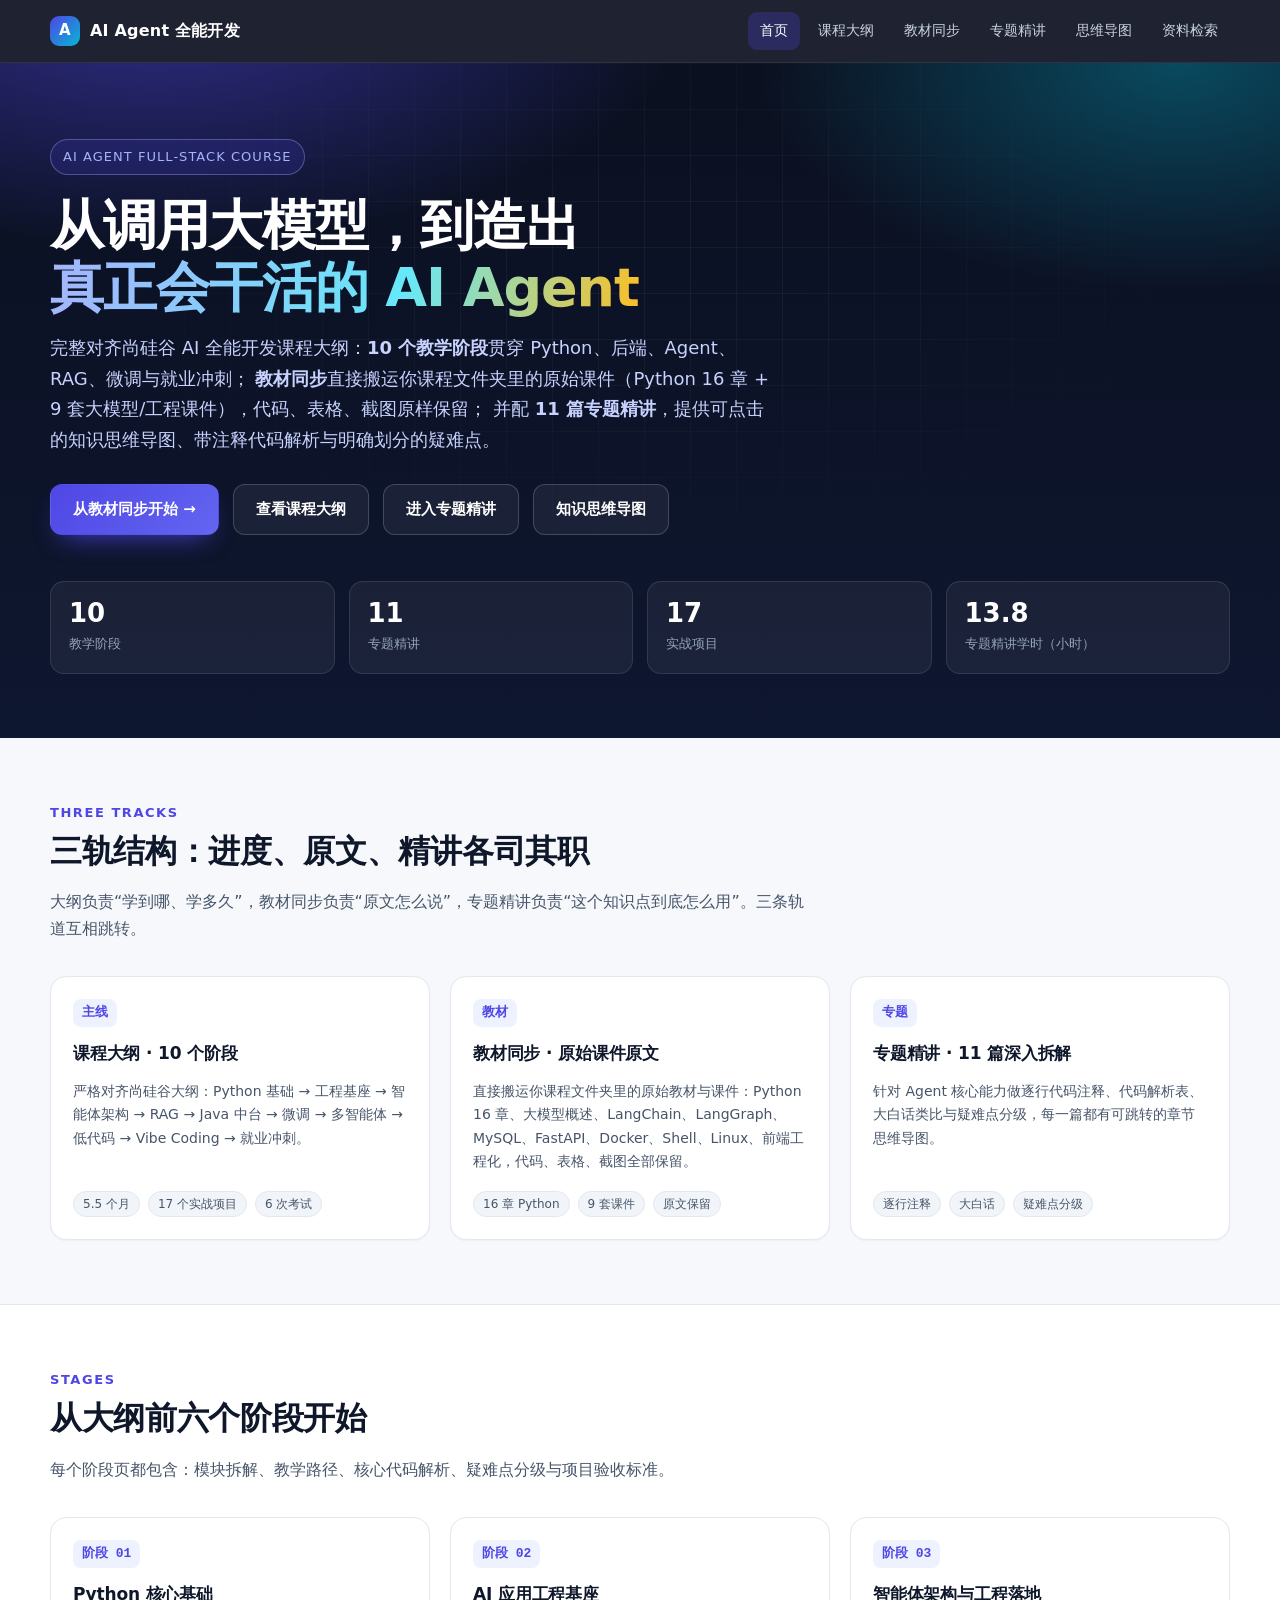
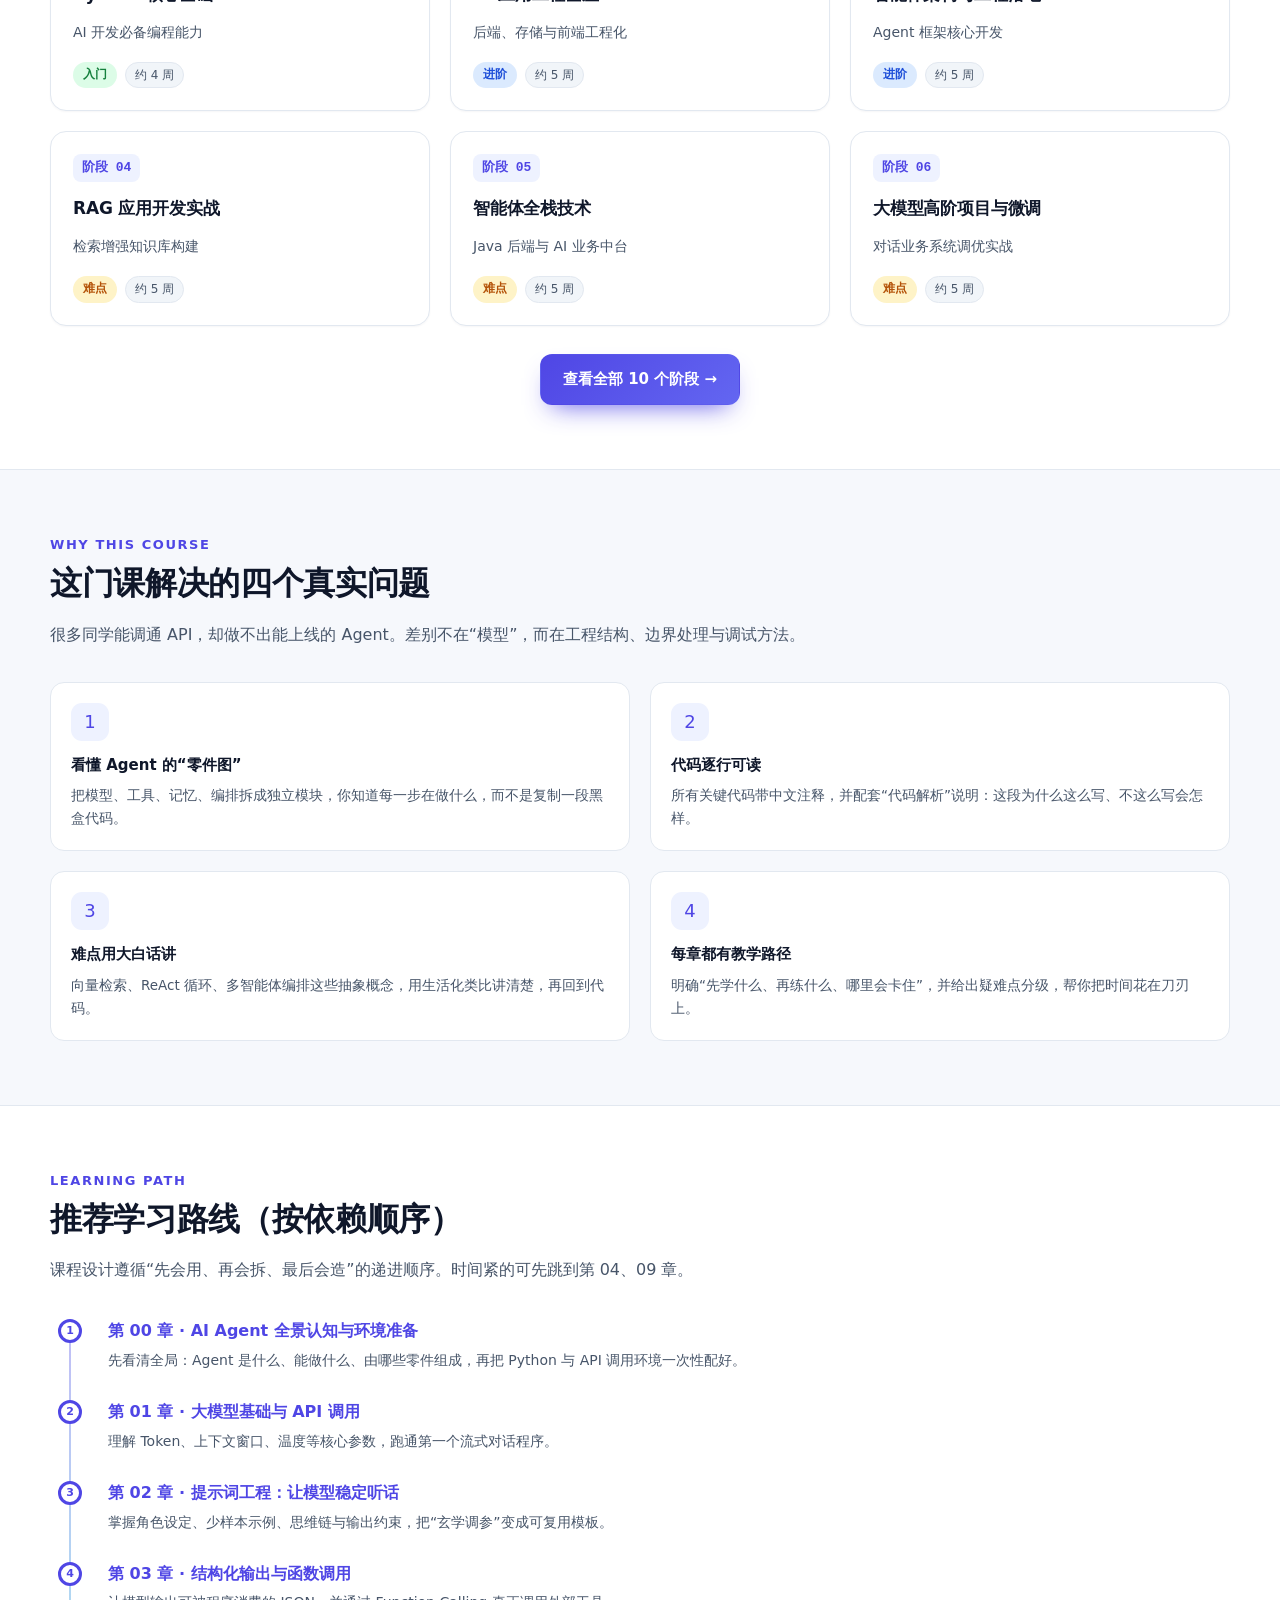
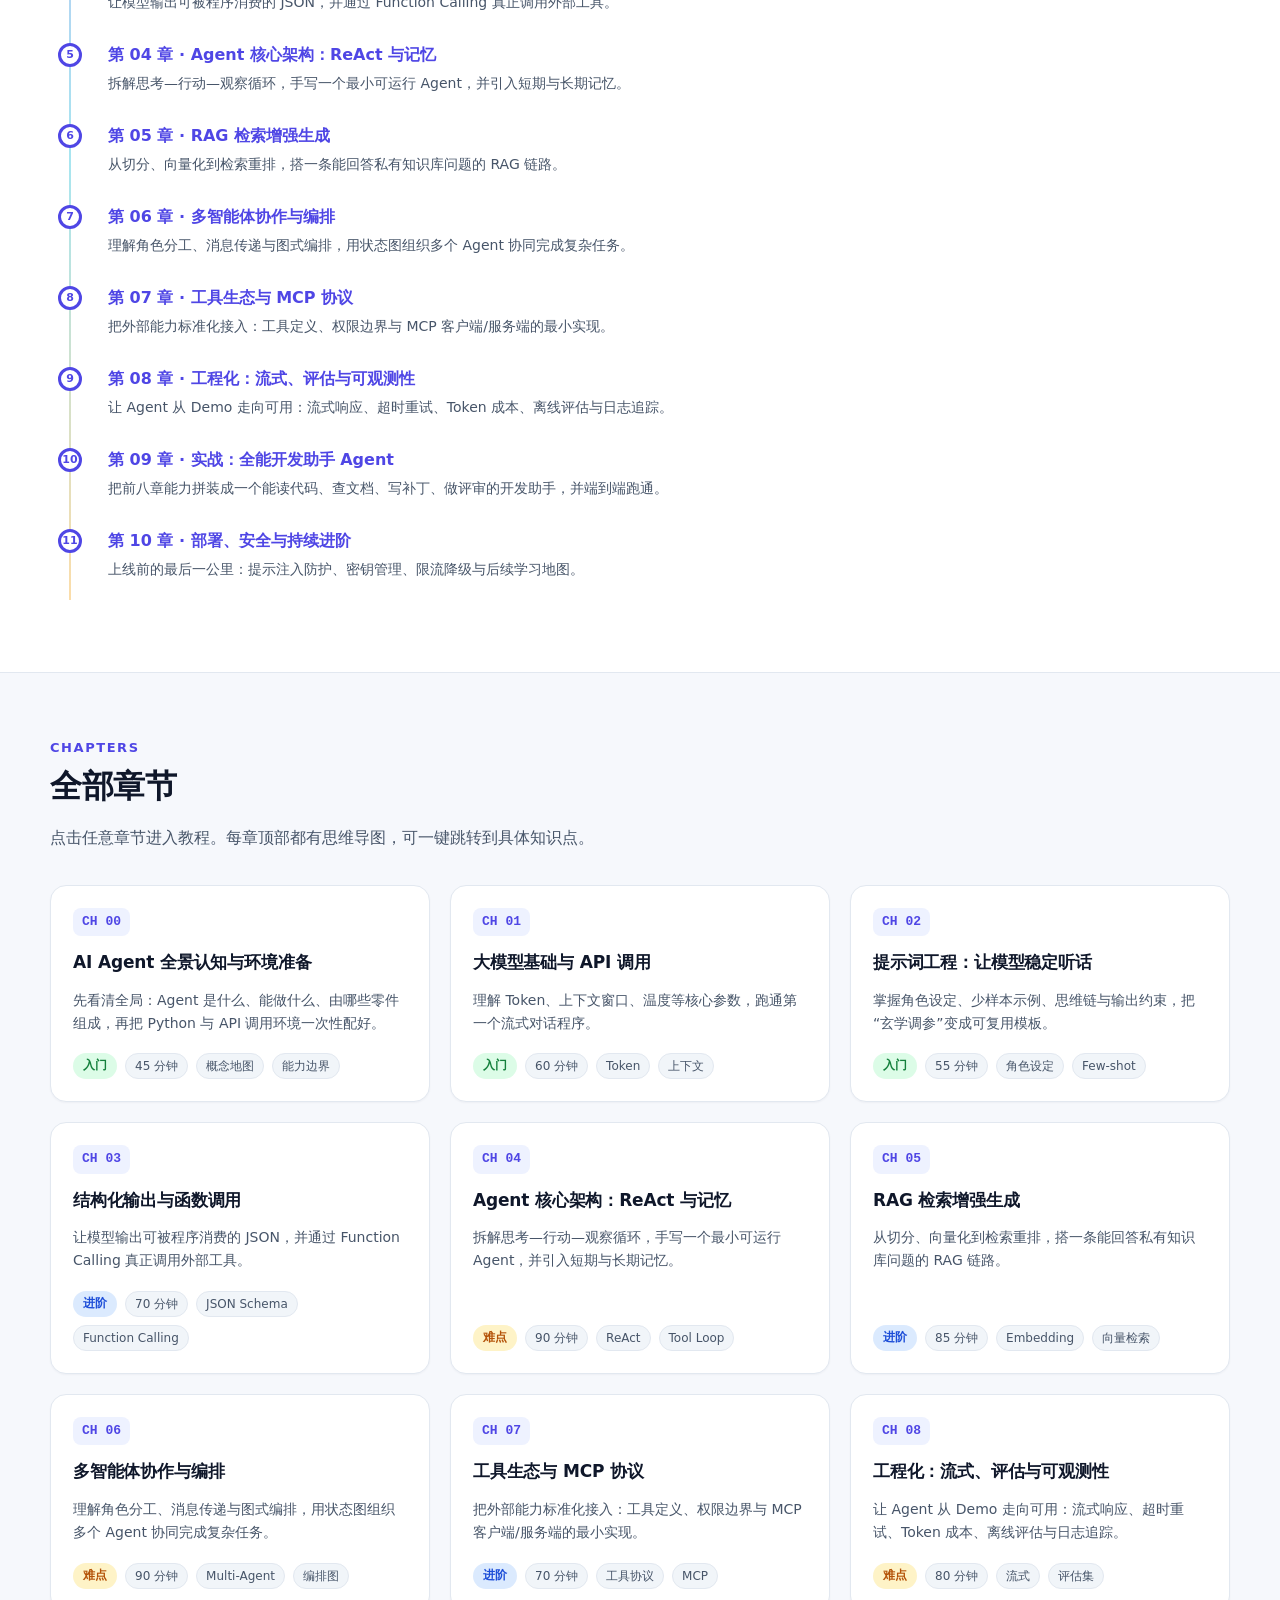
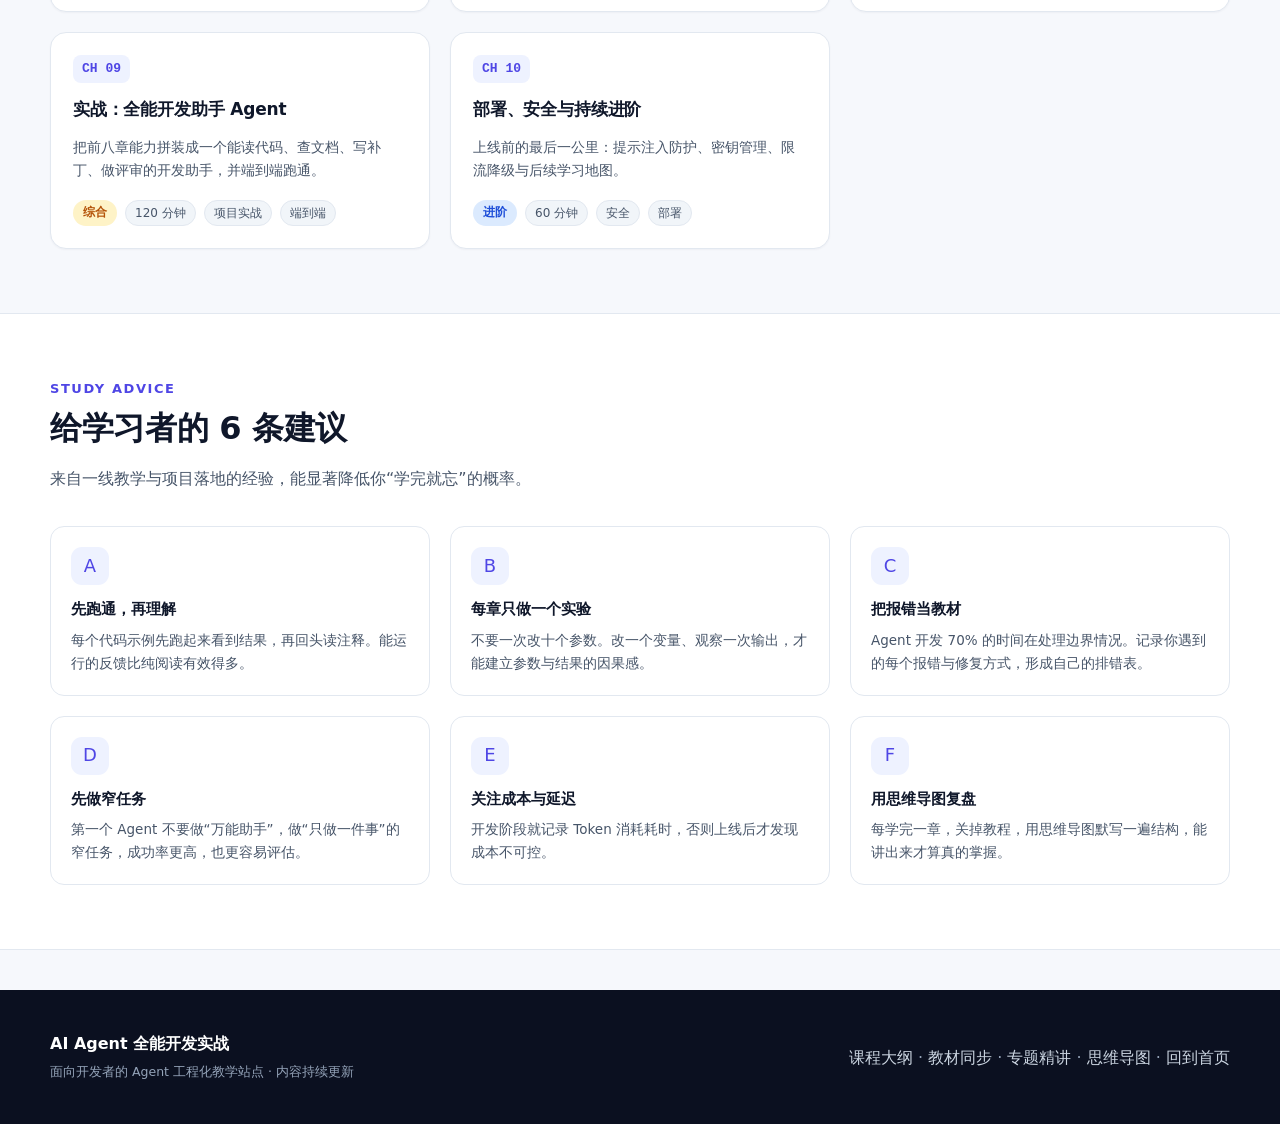
<file: index.html>
<!DOCTYPE html>
<html lang="zh-CN">
<head>
<meta charset="UTF-8" />
<meta name="viewport" content="width=device-width, initial-scale=1.0, viewport-fit=cover" />
<title>AI Agent 全能开发实战 · 从入门到多智能体落地</title>
<meta name="description" content="一套面向开发者的 AI Agent 全栈教学课程：11 个章节、逐行代码注释、难点大白话讲解、章节教学路径与知识思维导图。" />
<link rel="stylesheet" href="assets/css/style.css" />
</head>
<body data-page="home">
<header id="topbar" class="topbar"></header>

<section class="hero">
  <div class="container">
    <span class="eyebrow">AI Agent Full-Stack Course</span>
    <h1>从调用大模型，到造出<br /><span class="grad">真正会干活的 AI Agent</span></h1>
    <p class="lead">
      完整对齐尚硅谷 AI 全能开发课程大纲：<b>10 个教学阶段</b>贯穿 Python、后端、Agent、RAG、微调与就业冲刺；
      <b>教材同步</b>直接搬运你课程文件夹里的原始课件（Python 16 章 + 9 套大模型/工程课件），代码、表格、截图原样保留；
      并配 <b>11 篇专题精讲</b>，提供可点击的知识思维导图、带注释代码解析与明确划分的疑难点。
    </p>
    <div class="hero-actions">
      <a class="btn btn-primary" href="lessons.html">从教材同步开始 →</a>
      <a class="btn btn-ghost" href="syllabus.html">查看课程大纲</a>
      <a class="btn btn-ghost" href="chapters.html">进入专题精讲</a>
      <a class="btn btn-ghost" href="mindmap.html">知识思维导图</a>
    </div>
    <div class="hero-stats">
      <div class="stat"><b id="stat-stages">10</b><span>教学阶段</span></div>
      <div class="stat"><b id="stat-chapters">11</b><span>专题精讲</span></div>
      <div class="stat"><b id="stat-projects">17</b><span>实战项目</span></div>
      <div class="stat"><b id="stat-hours">13</b><span>专题精讲学时（小时）</span></div>
    </div>
  </div>
</section>

<section class="section">
  <div class="container">
    <div class="section-head">
      <div class="kicker">Three tracks</div>
      <h2>三轨结构：进度、原文、精讲各司其职</h2>
      <p>大纲负责“学到哪、学多久”，教材同步负责“原文怎么说”，专题精讲负责“这个知识点到底怎么用”。三条轨道互相跳转。</p>
    </div>
    <div class="grid cols-3">
      <a class="chapter-card" href="syllabus.html">
        <span class="no">主线</span>
        <h3>课程大纲 · 10 个阶段</h3>
        <p>严格对齐尚硅谷大纲：Python 基础 → 工程基座 → 智能体架构 → RAG → Java 中台 → 微调 → 多智能体 → 低代码 → Vibe Coding → 就业冲刺。</p>
        <div class="meta"><span class="chip">5.5 个月</span><span class="chip">17 个实战项目</span><span class="chip">6 次考试</span></div>
      </a>
      <a class="chapter-card" href="lessons.html">
        <span class="no">教材</span>
        <h3>教材同步 · 原始课件原文</h3>
        <p>直接搬运你课程文件夹里的原始教材与课件：Python 16 章、大模型概述、LangChain、LangGraph、MySQL、FastAPI、Docker、Shell、Linux、前端工程化，代码、表格、截图全部保留。</p>
        <div class="meta"><span class="chip">16 章 Python</span><span class="chip">9 套课件</span><span class="chip">原文保留</span></div>
      </a>
      <a class="chapter-card" href="chapters.html">
        <span class="no">专题</span>
        <h3>专题精讲 · 11 篇深入拆解</h3>
        <p>针对 Agent 核心能力做逐行代码注释、代码解析表、大白话类比与疑难点分级，每一篇都有可跳转的章节思维导图。</p>
        <div class="meta"><span class="chip">逐行注释</span><span class="chip">大白话</span><span class="chip">疑难点分级</span></div>
      </a>
    </div>
  </div>
</section>

<section class="section" style="background:#fff;border-block:1px solid var(--line)">
  <div class="container">
    <div class="section-head">
      <div class="kicker">Stages</div>
      <h2>从大纲前六个阶段开始</h2>
      <p>每个阶段页都包含：模块拆解、教学路径、核心代码解析、疑难点分级与项目验收标准。</p>
    </div>
    <div id="home-stage-grid" class="grid cols-3">
      <div class="loading"><div class="spinner"></div>正在加载阶段…</div>
    </div>
    <div style="text-align:center;margin-top:28px">
      <a class="btn btn-primary" href="syllabus.html">查看全部 10 个阶段 →</a>
    </div>
  </div>
</section>

<section class="section">
  <div class="container">
    <div class="section-head">
      <div class="kicker">Why this course</div>
      <h2>这门课解决的四个真实问题</h2>
      <p>很多同学能调通 API，却做不出能上线的 Agent。差别不在“模型”，而在工程结构、边界处理与调试方法。</p>
    </div>
    <div class="grid cols-2">
      <div class="feature">
        <div class="ic">1</div>
        <h4>看懂 Agent 的“零件图”</h4>
        <p>把模型、工具、记忆、编排拆成独立模块，你知道每一步在做什么，而不是复制一段黑盒代码。</p>
      </div>
      <div class="feature">
        <div class="ic">2</div>
        <h4>代码逐行可读</h4>
        <p>所有关键代码带中文注释，并配套“代码解析”说明：这段为什么这么写、不这么写会怎样。</p>
      </div>
      <div class="feature">
        <div class="ic">3</div>
        <h4>难点用大白话讲</h4>
        <p>向量检索、ReAct 循环、多智能体编排这些抽象概念，用生活化类比讲清楚，再回到代码。</p>
      </div>
      <div class="feature">
        <div class="ic">4</div>
        <h4>每章都有教学路径</h4>
        <p>明确“先学什么、再练什么、哪里会卡住”，并给出疑难点分级，帮你把时间花在刀刃上。</p>
      </div>
    </div>
  </div>
</section>

<section class="section" style="background:#fff;border-block:1px solid var(--line)">
  <div class="container">
    <div class="section-head">
      <div class="kicker">Learning path</div>
      <h2>推荐学习路线（按依赖顺序）</h2>
      <p>课程设计遵循“先会用、再会拆、最后会造”的递进顺序。时间紧的可先跳到第 04、09 章。</p>
    </div>
    <div id="roadmap" class="roadmap"></div>
  </div>
</section>

<section class="section">
  <div class="container">
    <div class="section-head">
      <div class="kicker">Chapters</div>
      <h2>全部章节</h2>
      <p>点击任意章节进入教程。每章顶部都有思维导图，可一键跳转到具体知识点。</p>
    </div>
    <div id="chapter-grid" class="grid cols-3">
      <div class="loading"><div class="spinner"></div>正在加载课程章节…</div>
    </div>
  </div>
</section>

<section class="section" style="background:#fff;border-block:1px solid var(--line)">
  <div class="container">
    <div class="section-head">
      <div class="kicker">Study advice</div>
      <h2>给学习者的 6 条建议</h2>
      <p>来自一线教学与项目落地的经验，能显著降低你“学完就忘”的概率。</p>
    </div>
    <div class="grid cols-3">
      <div class="feature"><div class="ic">A</div><h4>先跑通，再理解</h4><p>每个代码示例先跑起来看到结果，再回头读注释。能运行的反馈比纯阅读有效得多。</p></div>
      <div class="feature"><div class="ic">B</div><h4>每章只做一个实验</h4><p>不要一次改十个参数。改一个变量、观察一次输出，才能建立参数与结果的因果感。</p></div>
      <div class="feature"><div class="ic">C</div><h4>把报错当教材</h4><p>Agent 开发 70% 的时间在处理边界情况。记录你遇到的每个报错与修复方式，形成自己的排错表。</p></div>
      <div class="feature"><div class="ic">D</div><h4>先做窄任务</h4><p>第一个 Agent 不要做“万能助手”，做“只做一件事”的窄任务，成功率更高，也更容易评估。</p></div>
      <div class="feature"><div class="ic">E</div><h4>关注成本与延迟</h4><p>开发阶段就记录 Token 消耗耗时，否则上线后才发现成本不可控。</p></div>
      <div class="feature"><div class="ic">F</div><h4>用思维导图复盘</h4><p>每学完一章，关掉教程，用思维导图默写一遍结构，能讲出来才算真的掌握。</p></div>
    </div>
  </div>
</section>

<footer class="footer">
  <div class="container">
    <div>
      <strong style="color:#fff">AI Agent 全能开发实战</strong><br />
      <small>面向开发者的 Agent 工程化教学站点 · 内容持续更新</small>
    </div>
    <div>
      <a href="syllabus.html">课程大纲</a> ·
      <a href="lessons.html">教材同步</a> ·
      <a href="chapters.html">专题精讲</a> ·
      <a href="mindmap.html">思维导图</a> ·
      <a href="index.html">回到首页</a>
    </div>
  </div>
</footer>

<script src="assets/vendor/marked.min.js"></script>
<script src="assets/js/app.js"></script>
</body>
</html>
</file>
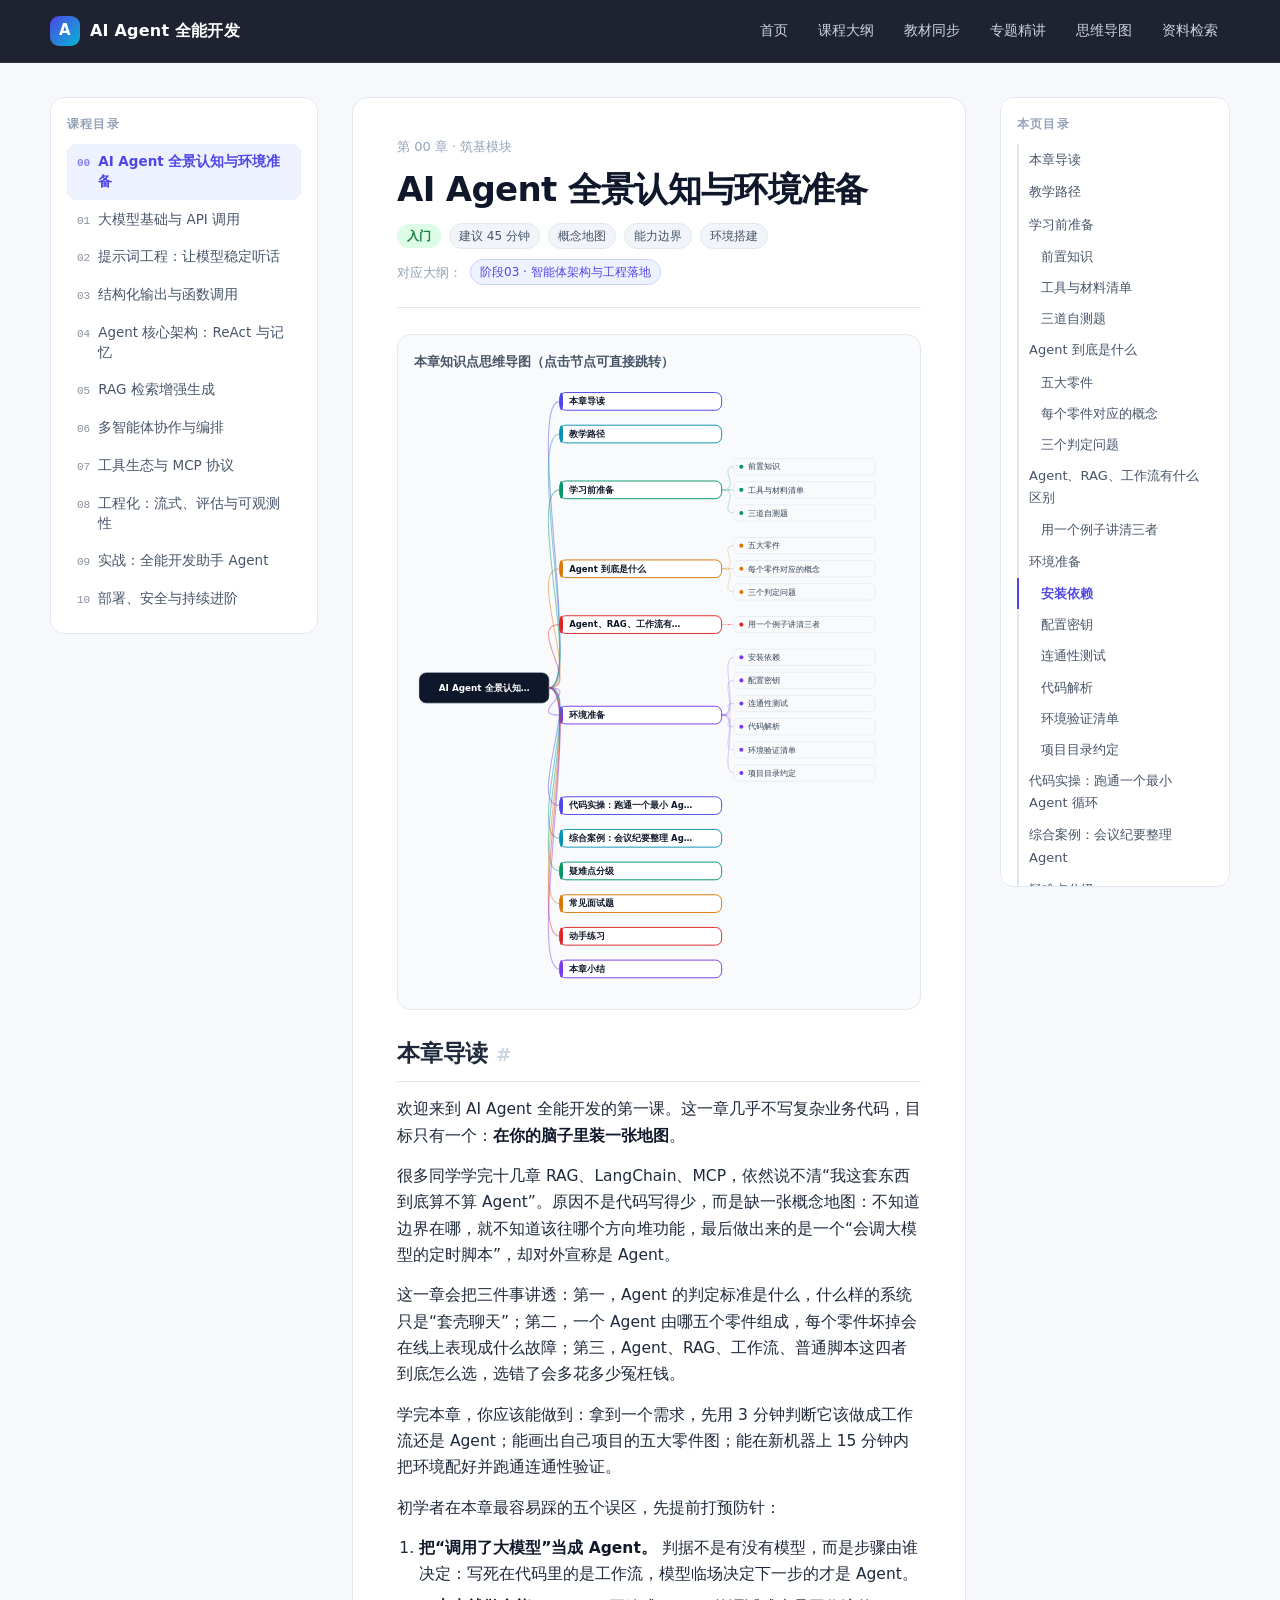
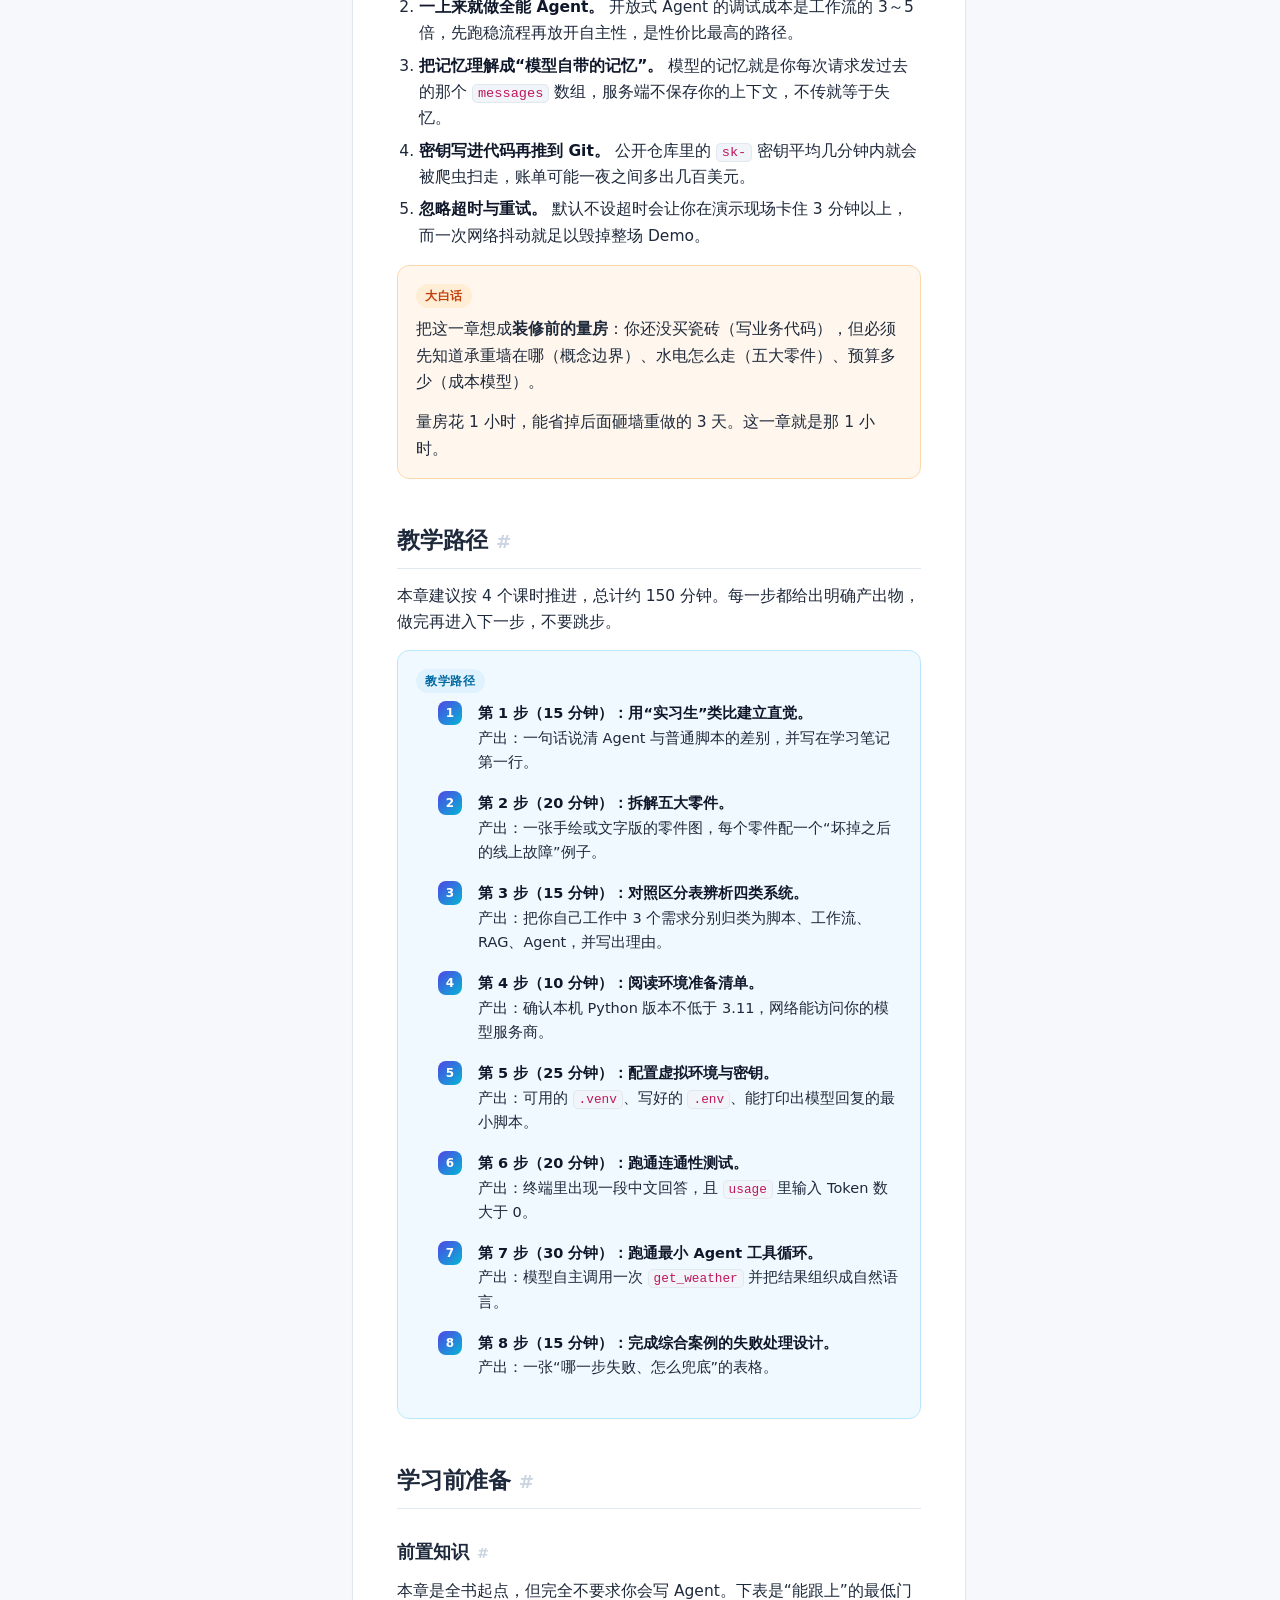
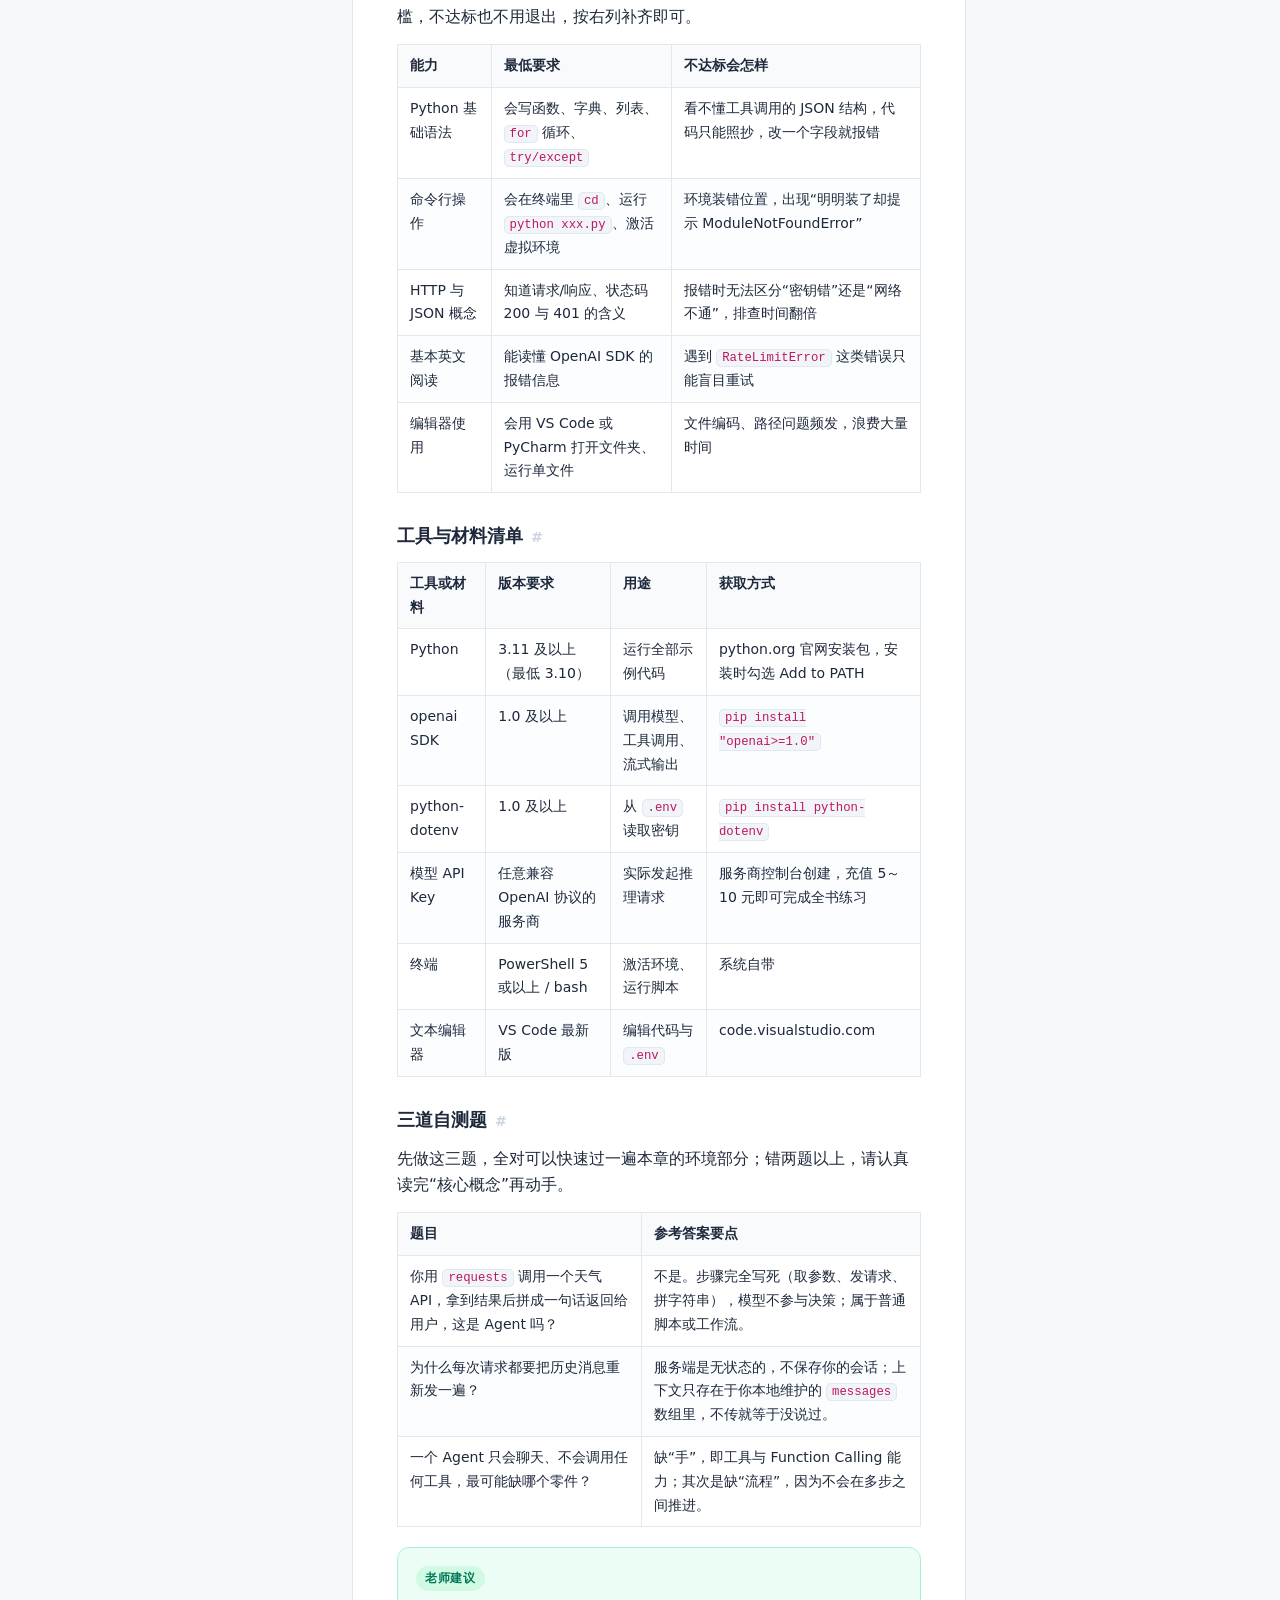
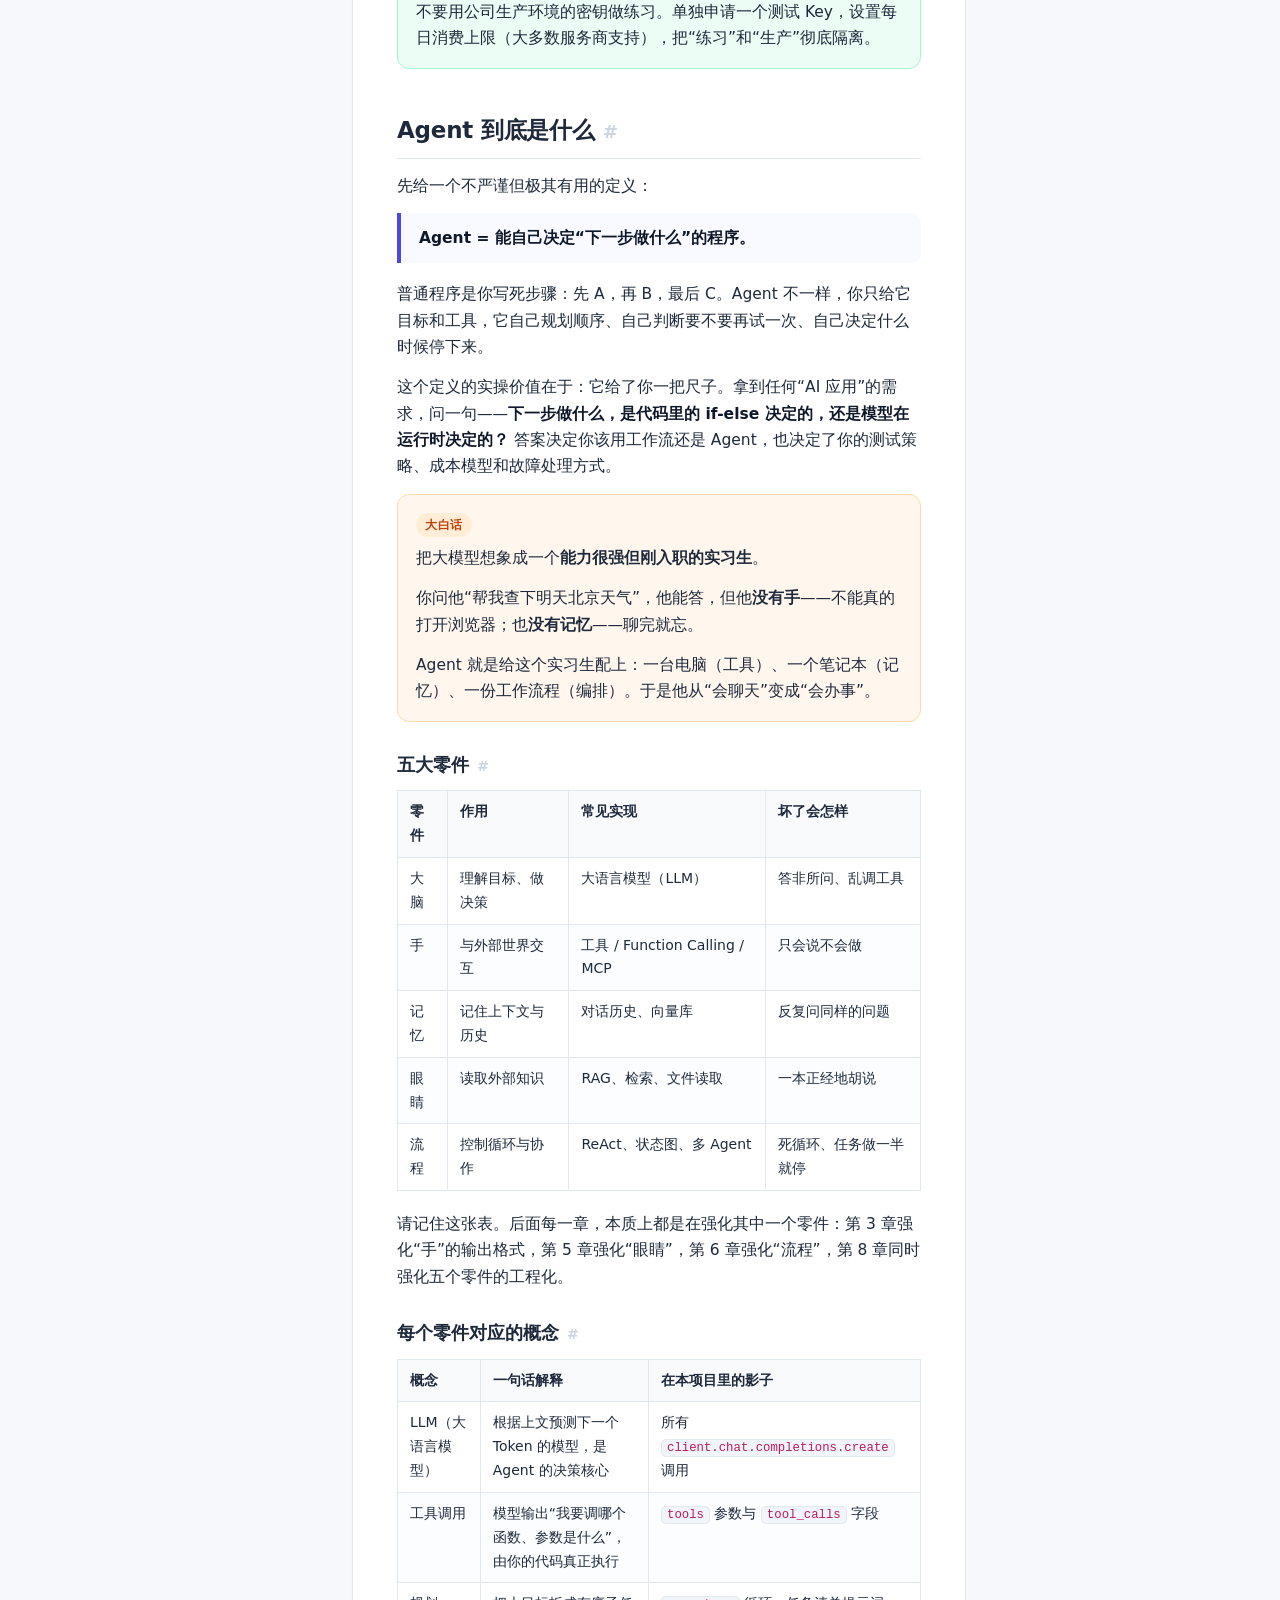
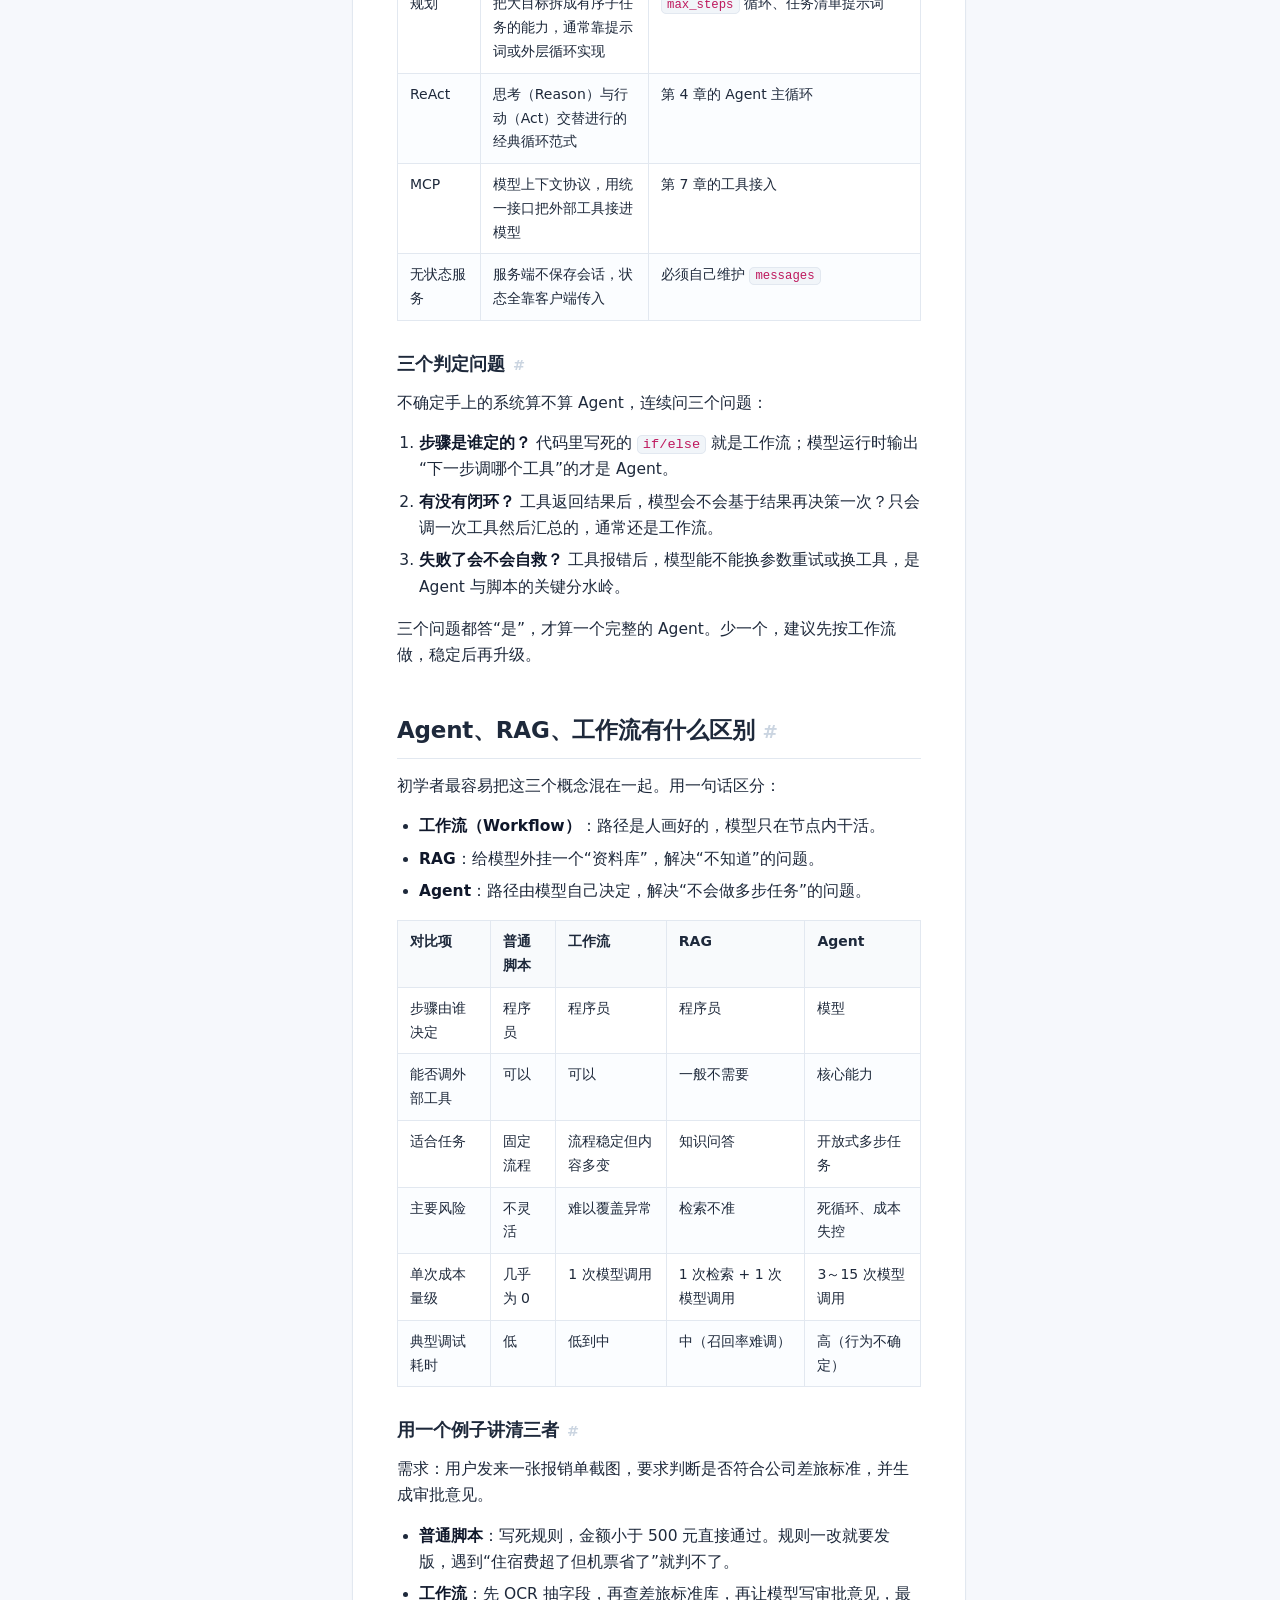
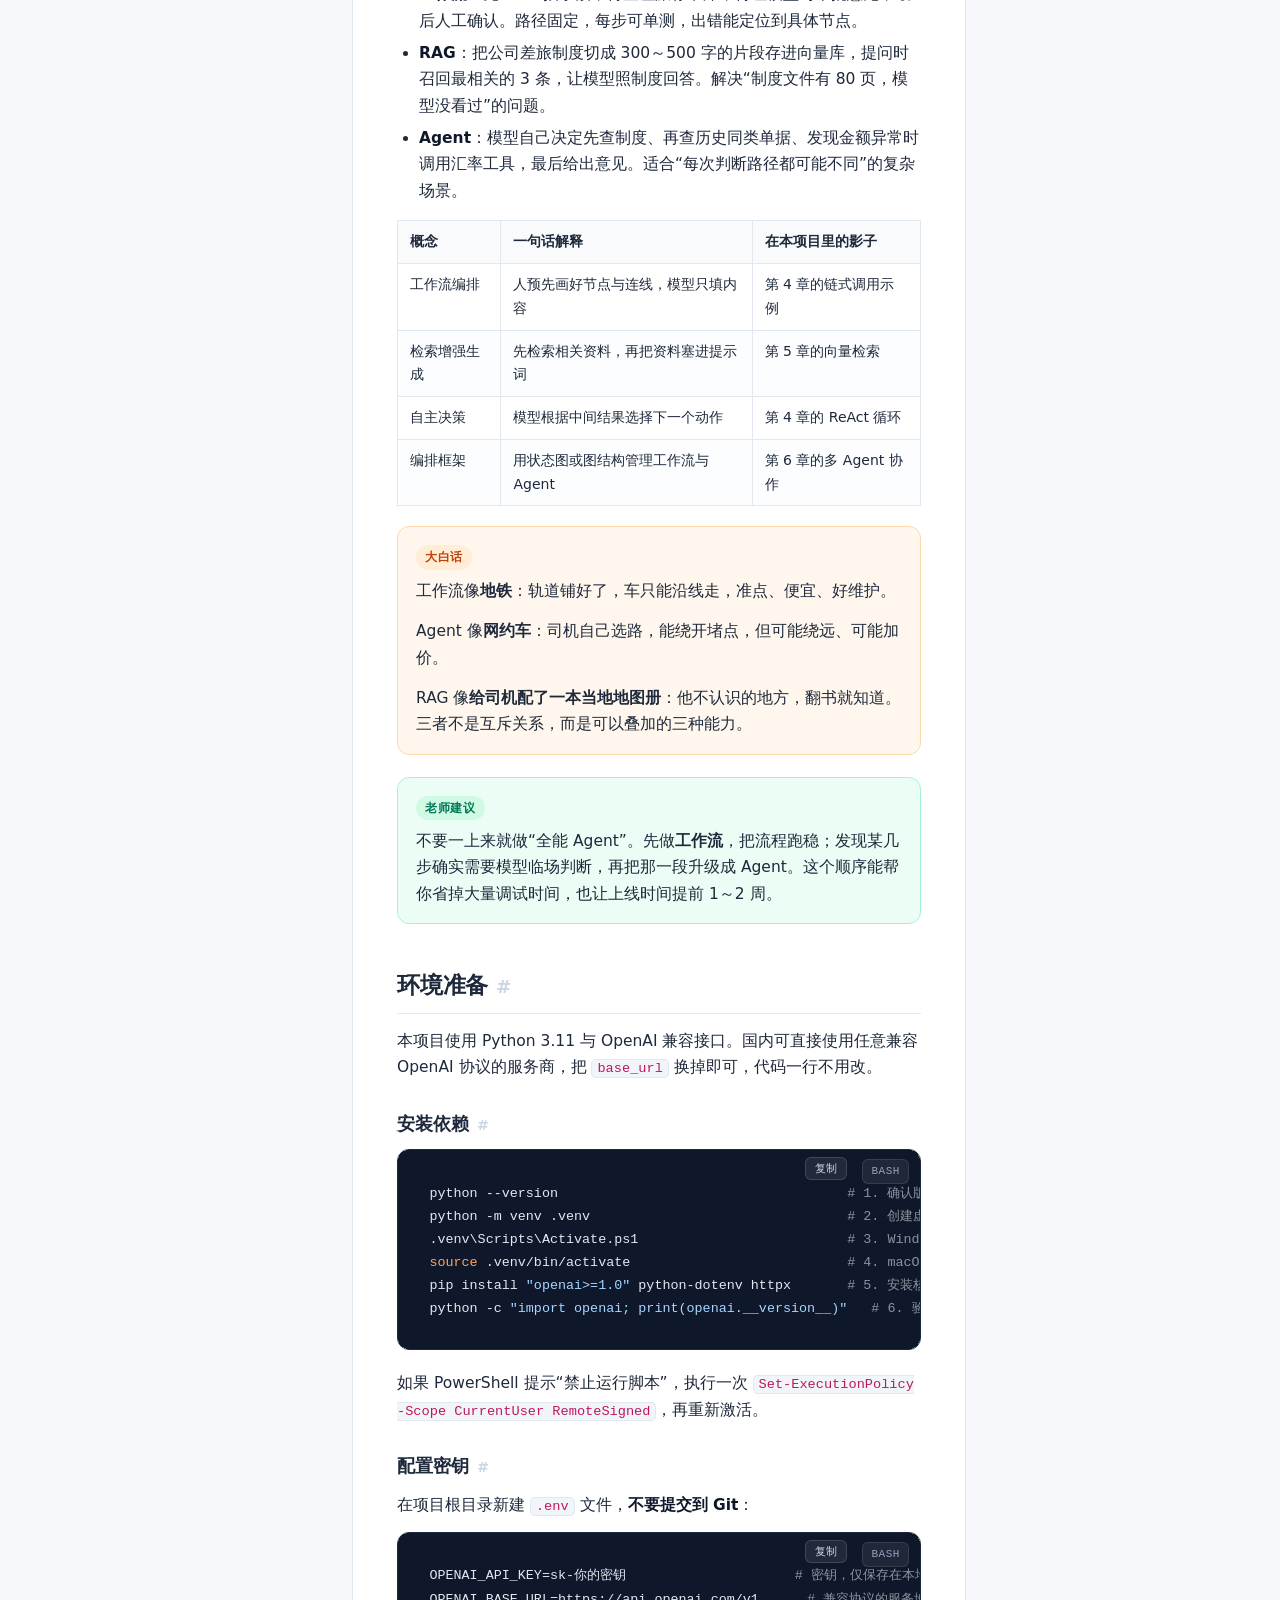
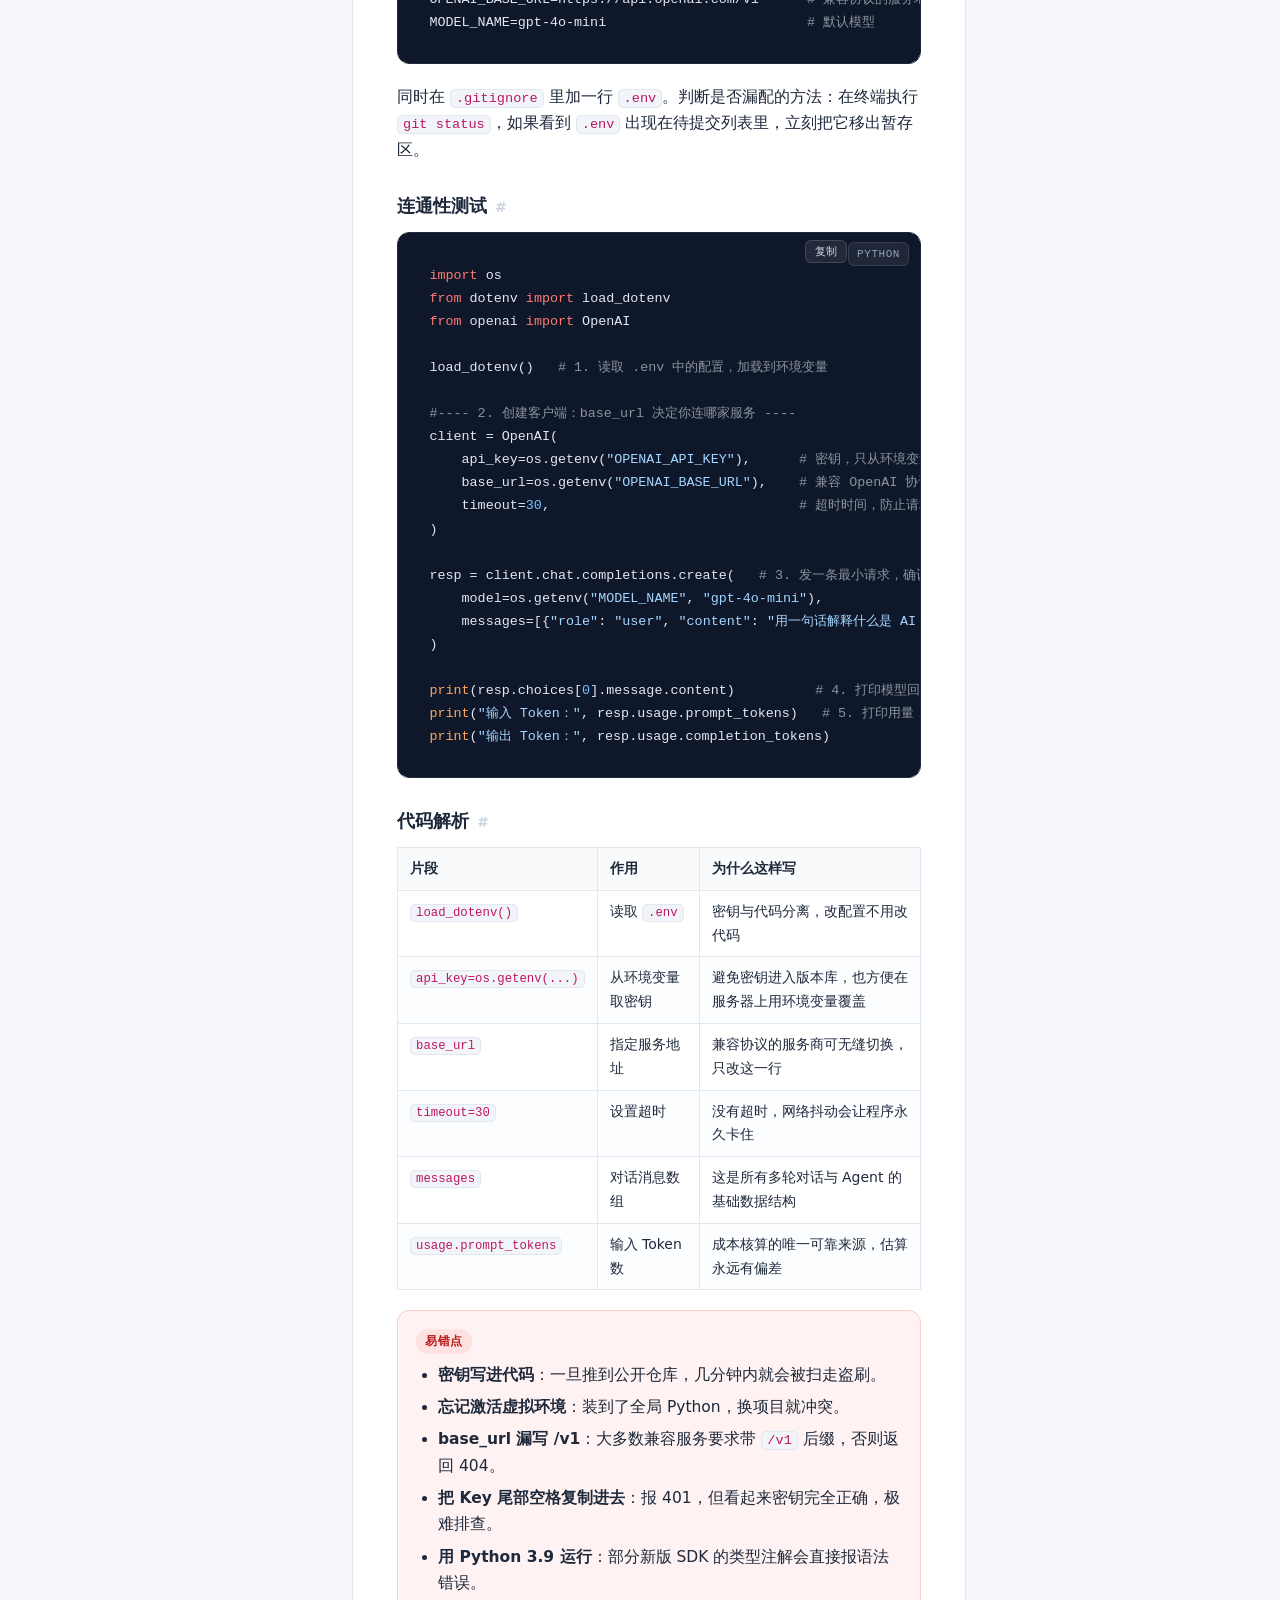
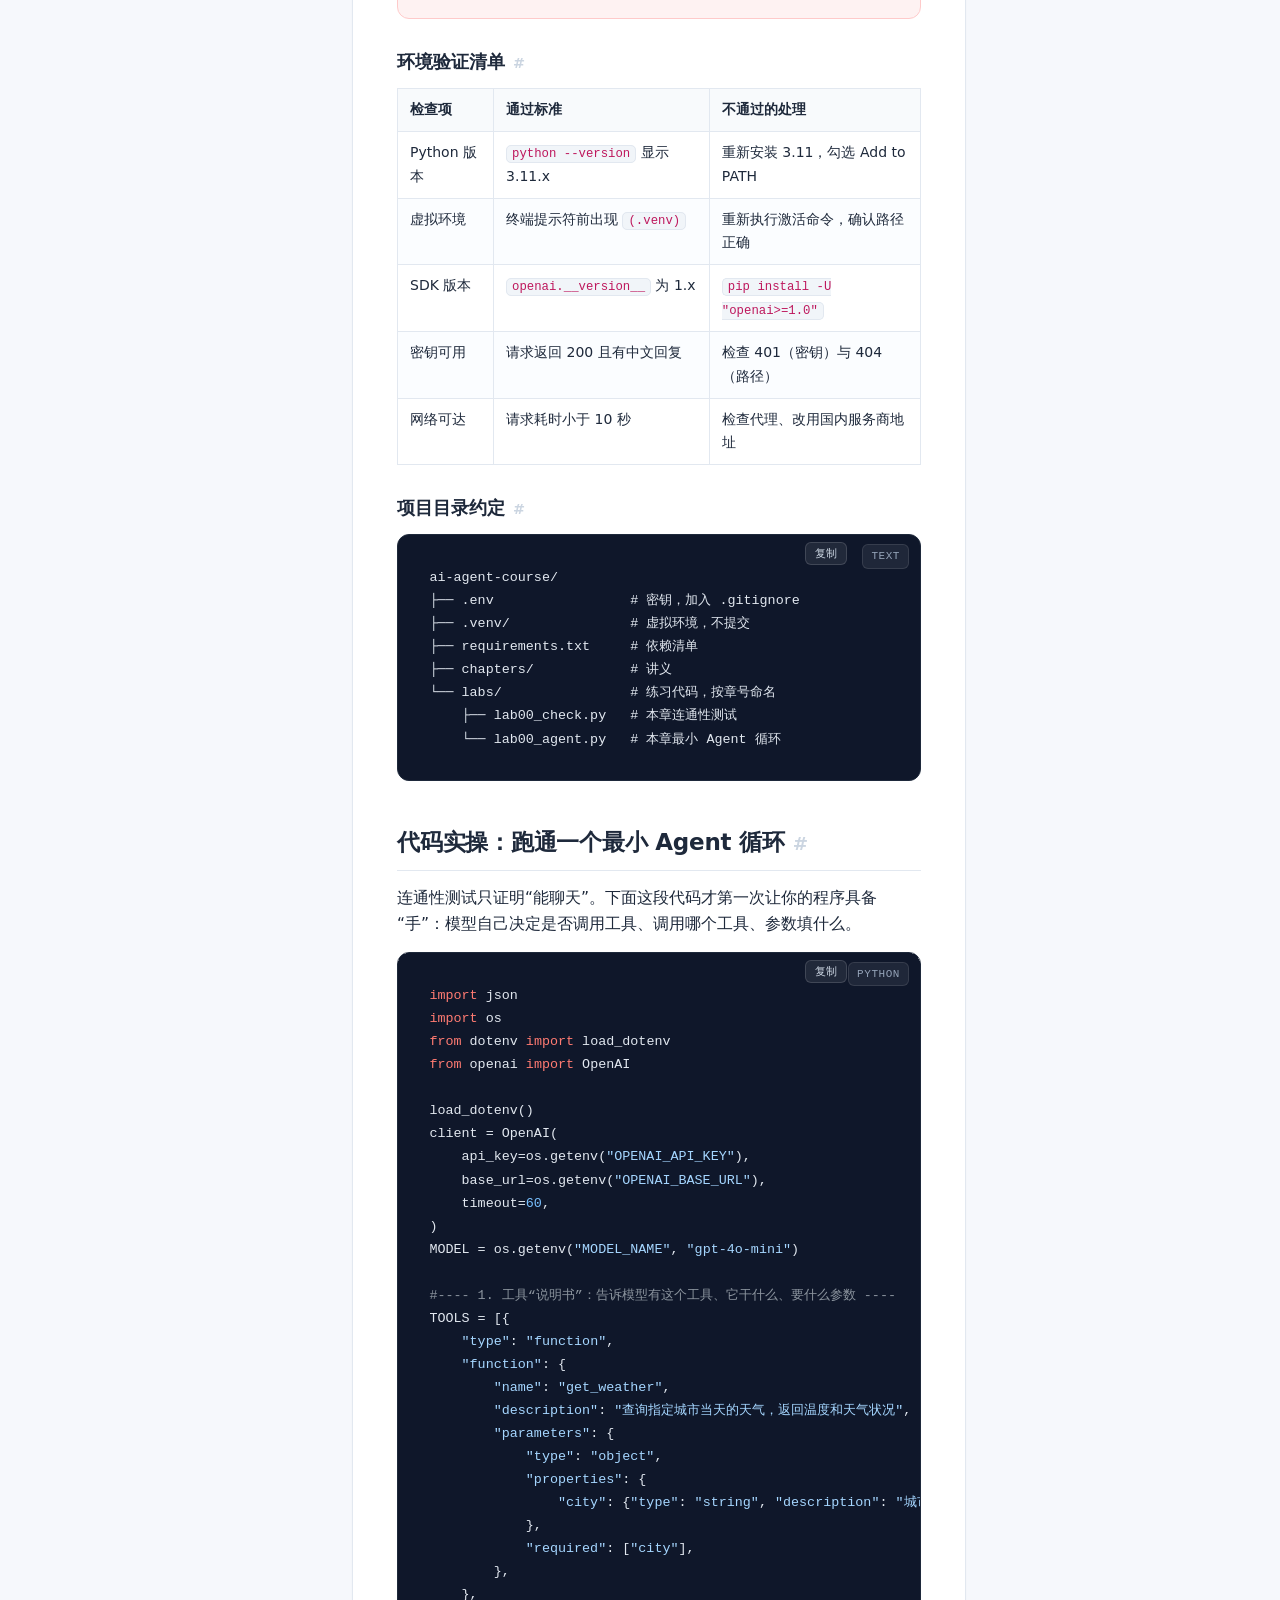
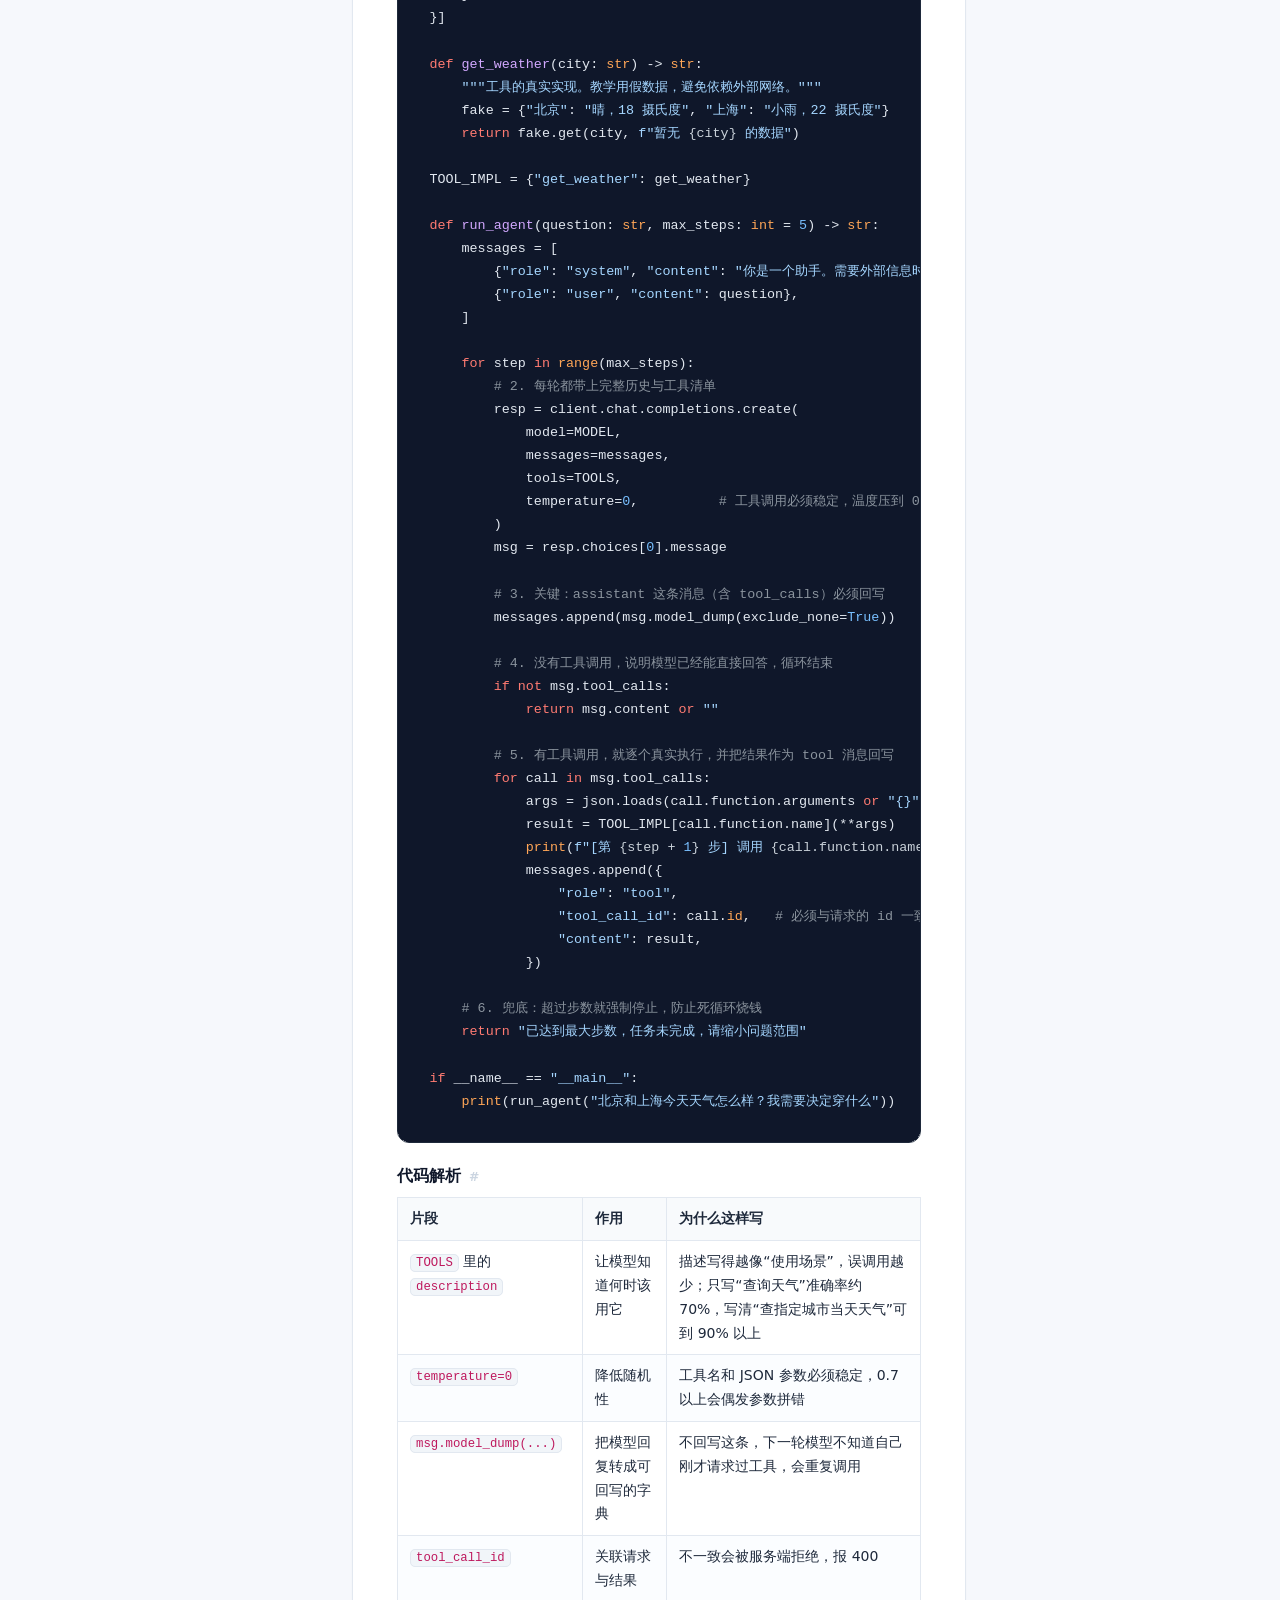
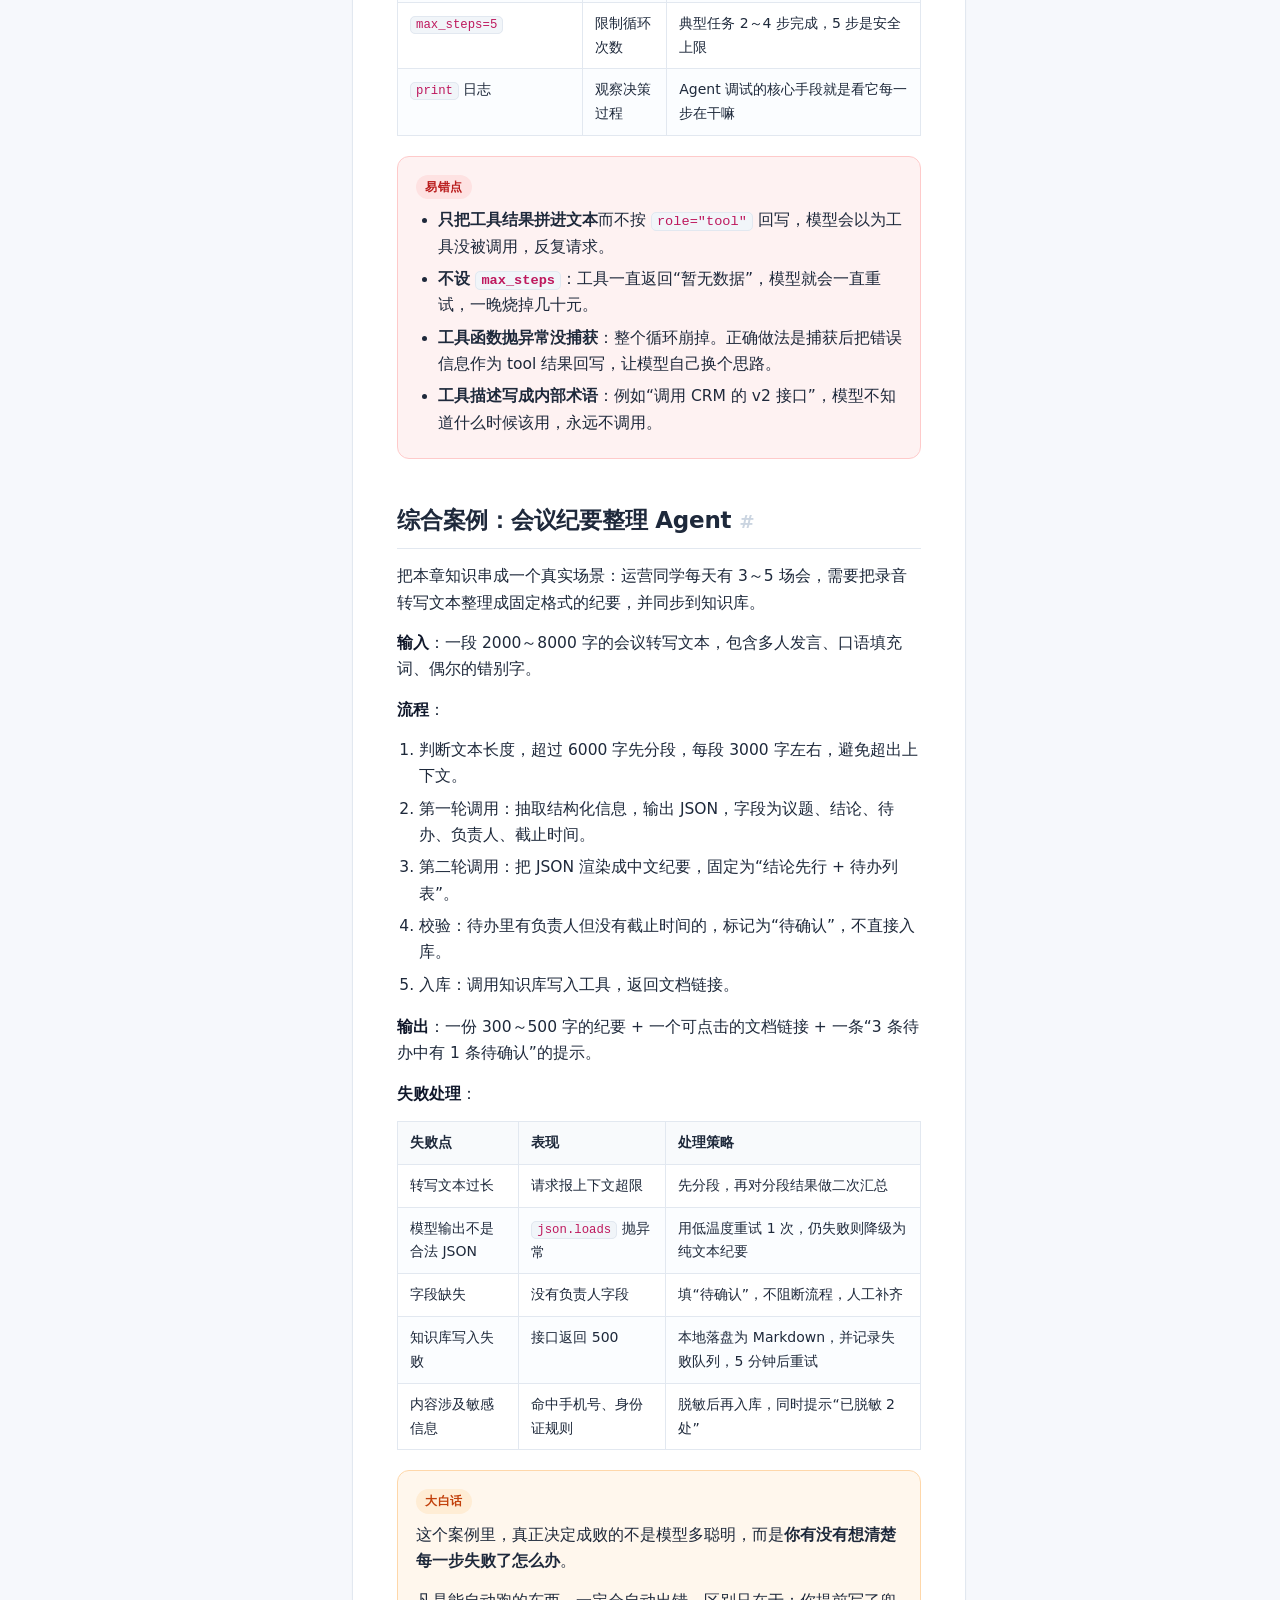
<file: chapter.html>
<!DOCTYPE html>
<html lang="zh-CN">
<head>
<meta charset="UTF-8" />
<meta name="viewport" content="width=device-width, initial-scale=1.0, viewport-fit=cover" />
<title>章节详情 · AI Agent 全能开发实战</title>
<meta name="description" content="AI Agent 教程章节：包含教学路径、知识思维导图、带注释代码解析、大白话难点讲解与疑难点分级。" />
<link rel="stylesheet" href="assets/css/style.css" />
<link rel="stylesheet" href="assets/vendor/github-dark.min.css" />
</head>
<body data-page="chapter" id="top">
<header id="topbar" class="topbar"></header>

<div class="container">
  <div class="reader">
    <!-- 左侧：全课程目录 -->
    <aside class="side-panel course-panel">
      <h5>课程目录</h5>
      <ul id="side-course" class="side-course"></ul>
    </aside>

    <!-- 中间：正文 -->
    <main class="doc">
      <div id="doc-head" class="doc-head"></div>

      <div class="mindmap-box">
        <div style="font-size:13px;font-weight:700;color:#475569;margin-bottom:10px">
          本章知识点思维导图（点击节点可直接跳转）
        </div>
        <div id="chapter-mindmap"></div>
      </div>

      <article id="prose" class="prose">
        <div class="loading"><div class="spinner"></div>正在加载章节内容…</div>
      </article>

      <div id="pager" class="pager"></div>
    </main>

    <!-- 右侧：页内目录 -->
    <aside class="side-panel toc-panel">
      <h5>本页目录</h5>
      <ul id="toc" class="toc"></ul>
    </aside>
  </div>
</div>

<footer class="footer">
  <div class="container">
    <div><strong style="color:#fff">AI Agent 全能开发实战</strong><br /><small>边学边练，做出来才算学会</small></div>
    <div><a href="index.html">首页</a> · <a href="chapters.html">章节目录</a> · <a href="mindmap.html">思维导图</a></div>
  </div>
</footer>

<script src="assets/vendor/marked.min.js"></script>
<script src="assets/vendor/highlight.min.js"></script>
<script src="assets/js/app.js"></script>
</body>
</html>
</file>
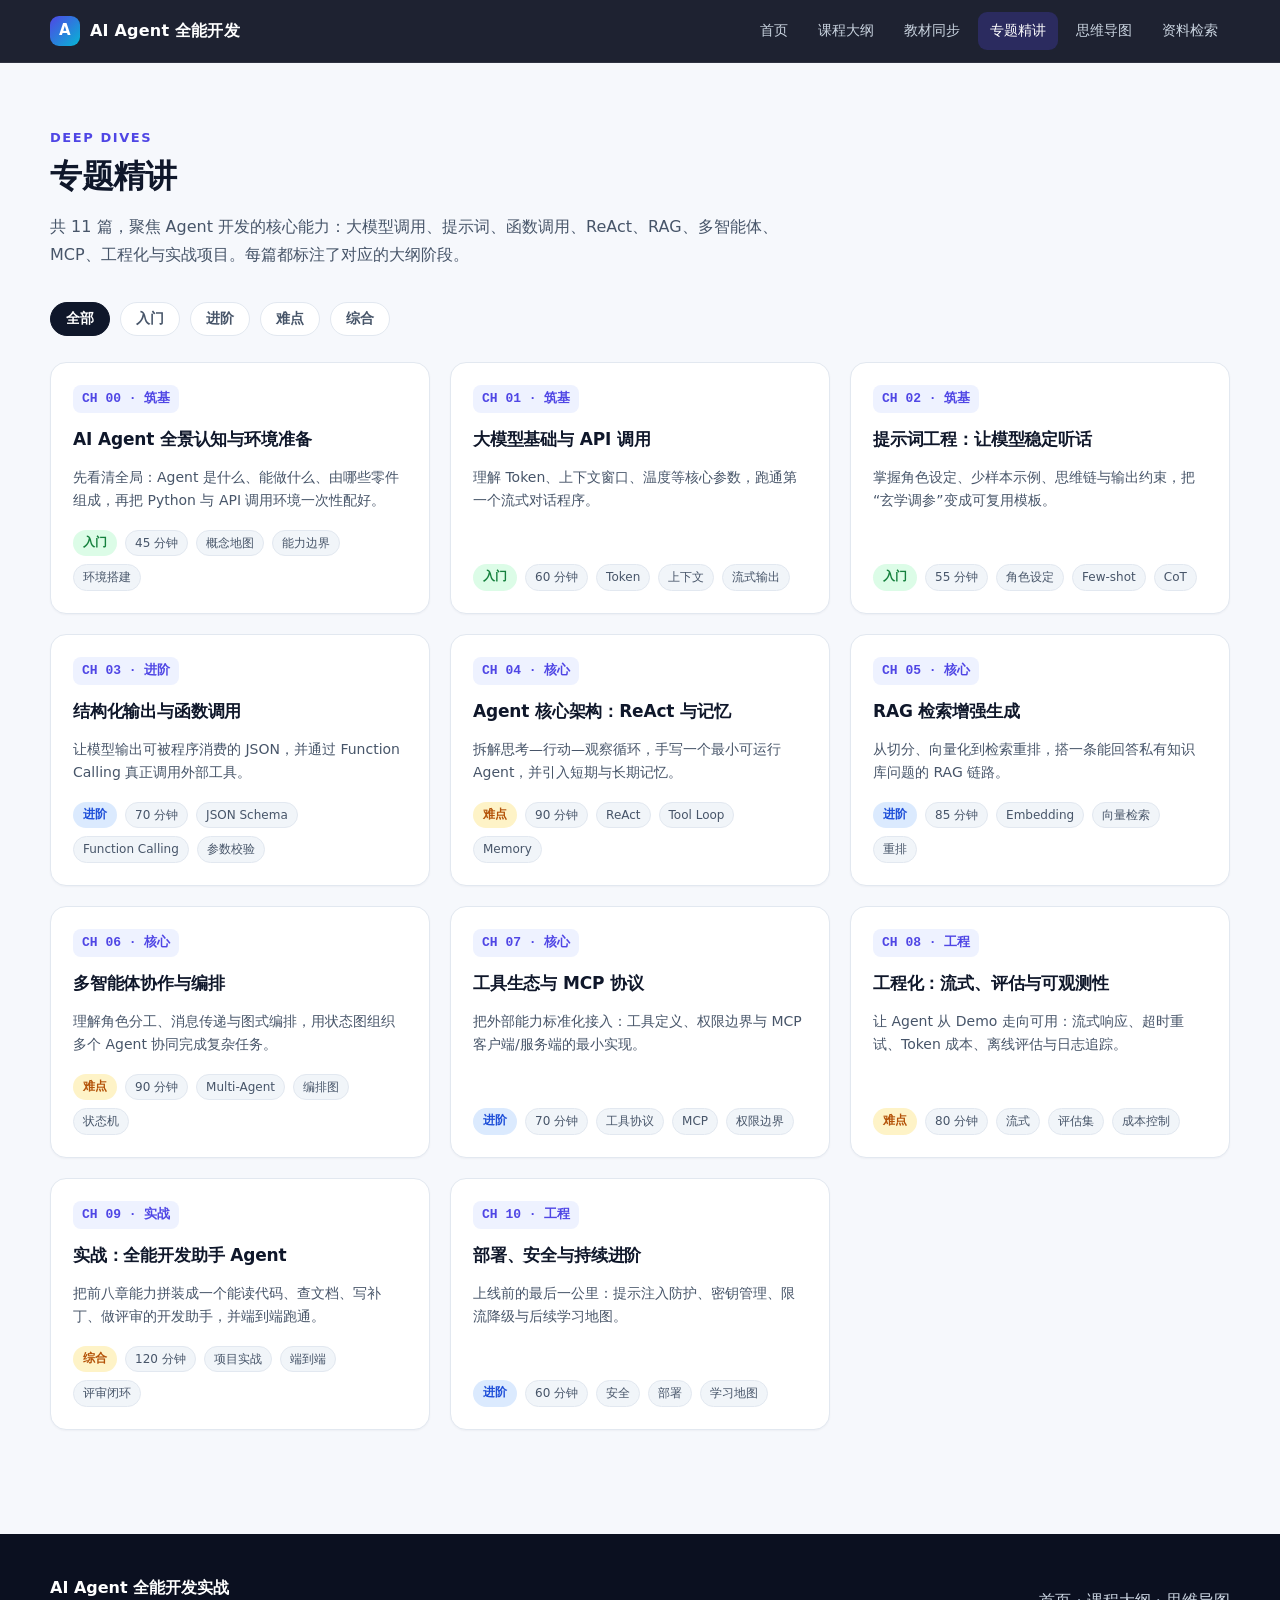
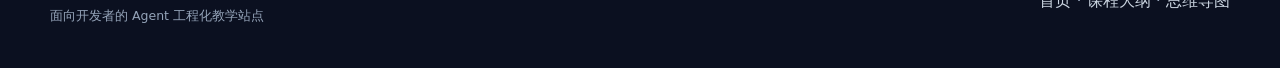
<file: chapters.html>
<!DOCTYPE html>
<html lang="zh-CN">
<head>
<meta charset="UTF-8" />
<meta name="viewport" content="width=device-width, initial-scale=1.0, viewport-fit=cover" />
<title>章节目录 · AI Agent 全能开发实战</title>
<meta name="description" content="AI Agent 全能开发实战全部章节列表，按难度筛选，快速定位学习内容。" />
<link rel="stylesheet" href="assets/css/style.css" />
</head>
<body data-page="chapters">
<header id="topbar" class="topbar"></header>

<section class="section">
  <div class="container">
    <div class="section-head">
      <div class="kicker">Deep dives</div>
      <h2>专题精讲</h2>
      <p>共 11 篇，聚焦 Agent 开发的核心能力：大模型调用、提示词、函数调用、ReAct、RAG、多智能体、MCP、工程化与实战项目。每篇都标注了对应的大纲阶段。</p>
    </div>
    <div id="filters" class="filters"></div>
    <div id="all-chapters" class="grid cols-3">
      <div class="loading"><div class="spinner"></div>正在加载章节…</div>
    </div>
  </div>
</section>

<footer class="footer">
  <div class="container">
    <div><strong style="color:#fff">AI Agent 全能开发实战</strong><br /><small>面向开发者的 Agent 工程化教学站点</small></div>
    <div><a href="index.html">首页</a> · <a href="syllabus.html">课程大纲</a> · <a href="mindmap.html">思维导图</a></div>
  </div>
</footer>

<script src="assets/vendor/marked.min.js"></script>
<script src="assets/js/app.js"></script>
</body>
</html>
</file>
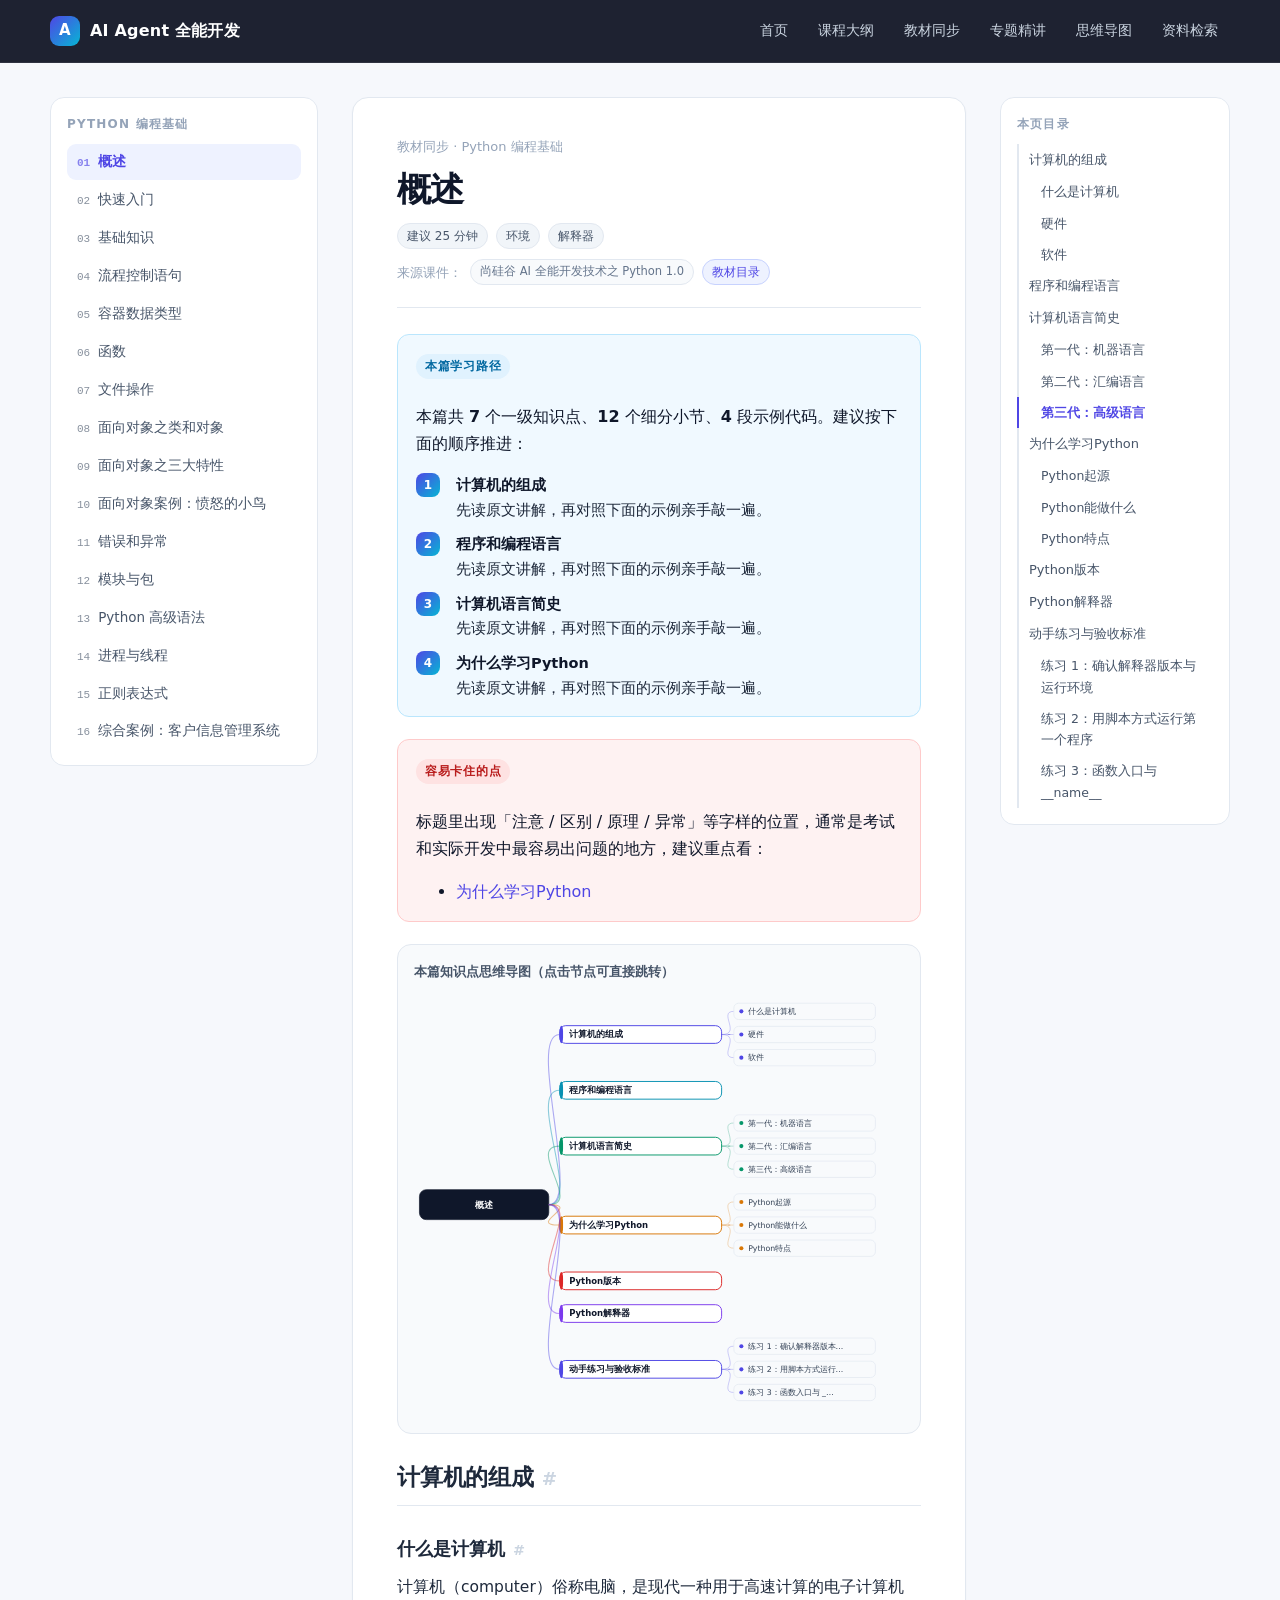
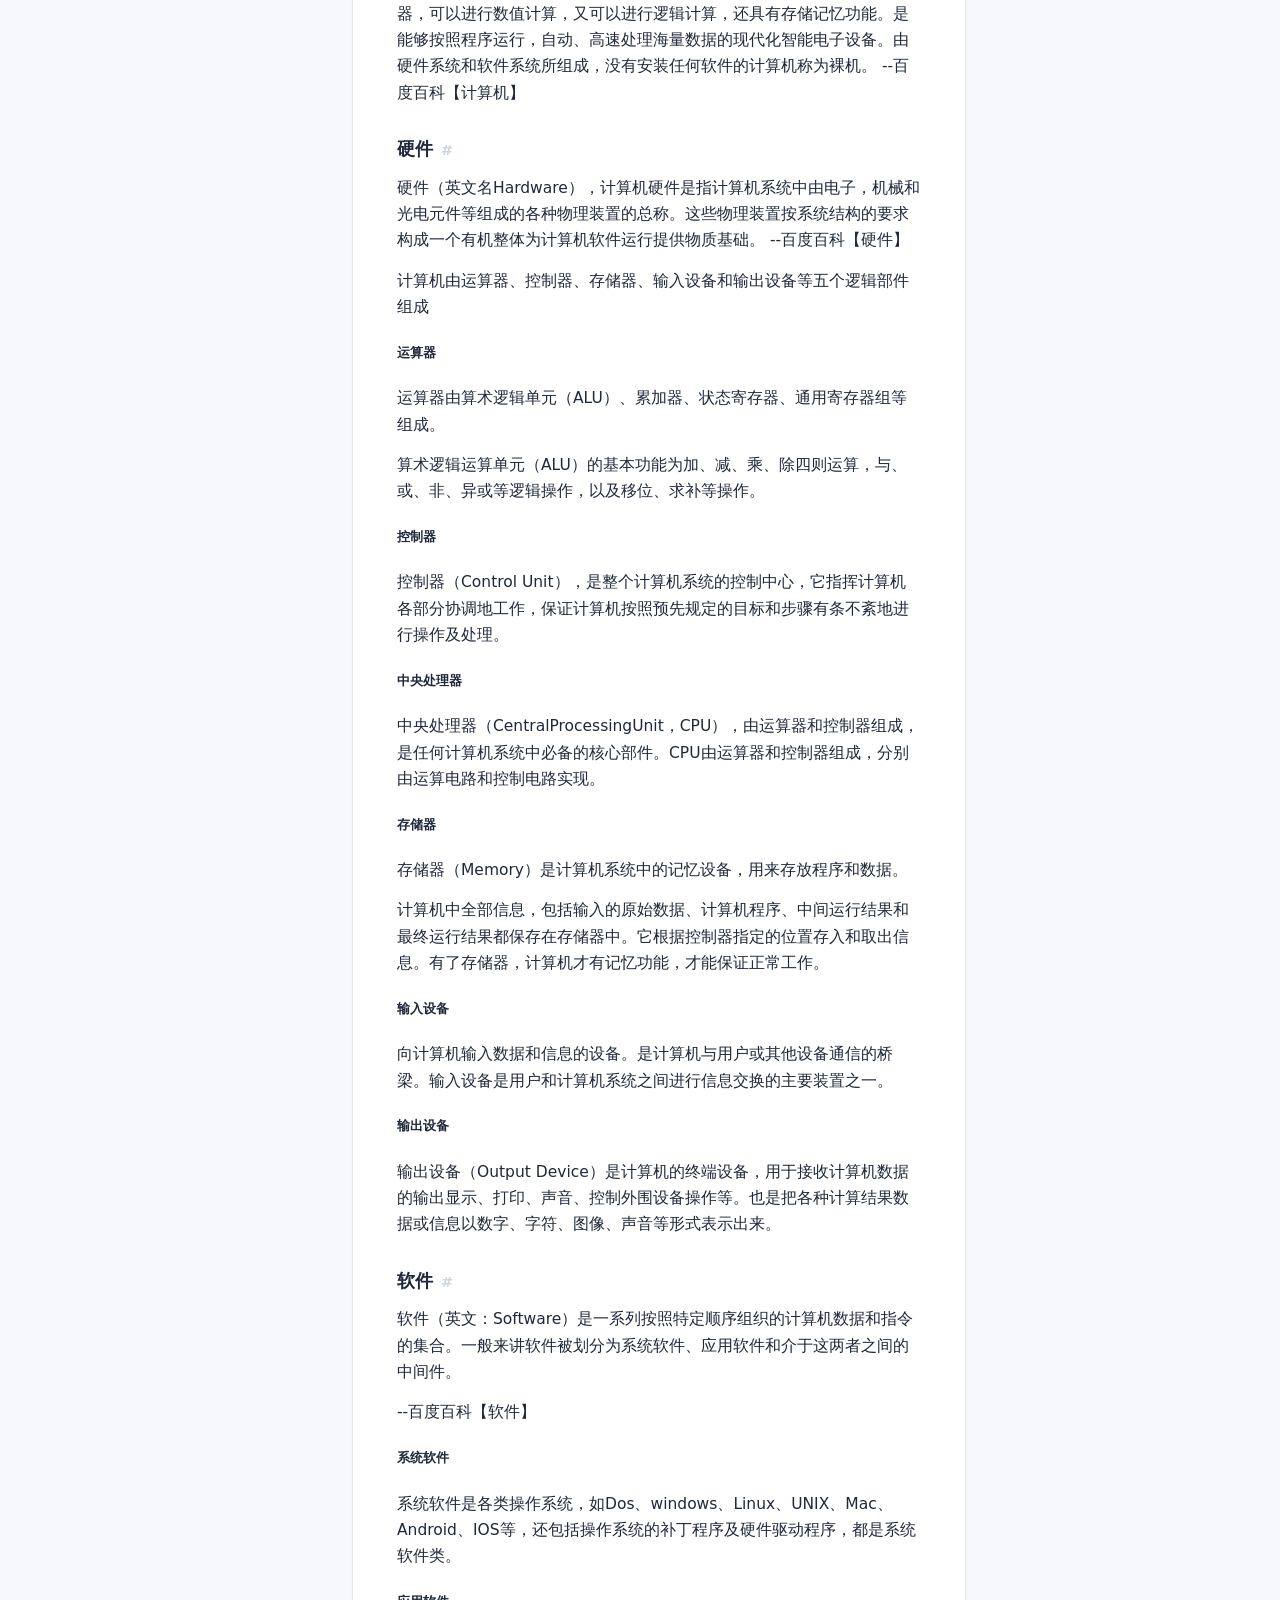
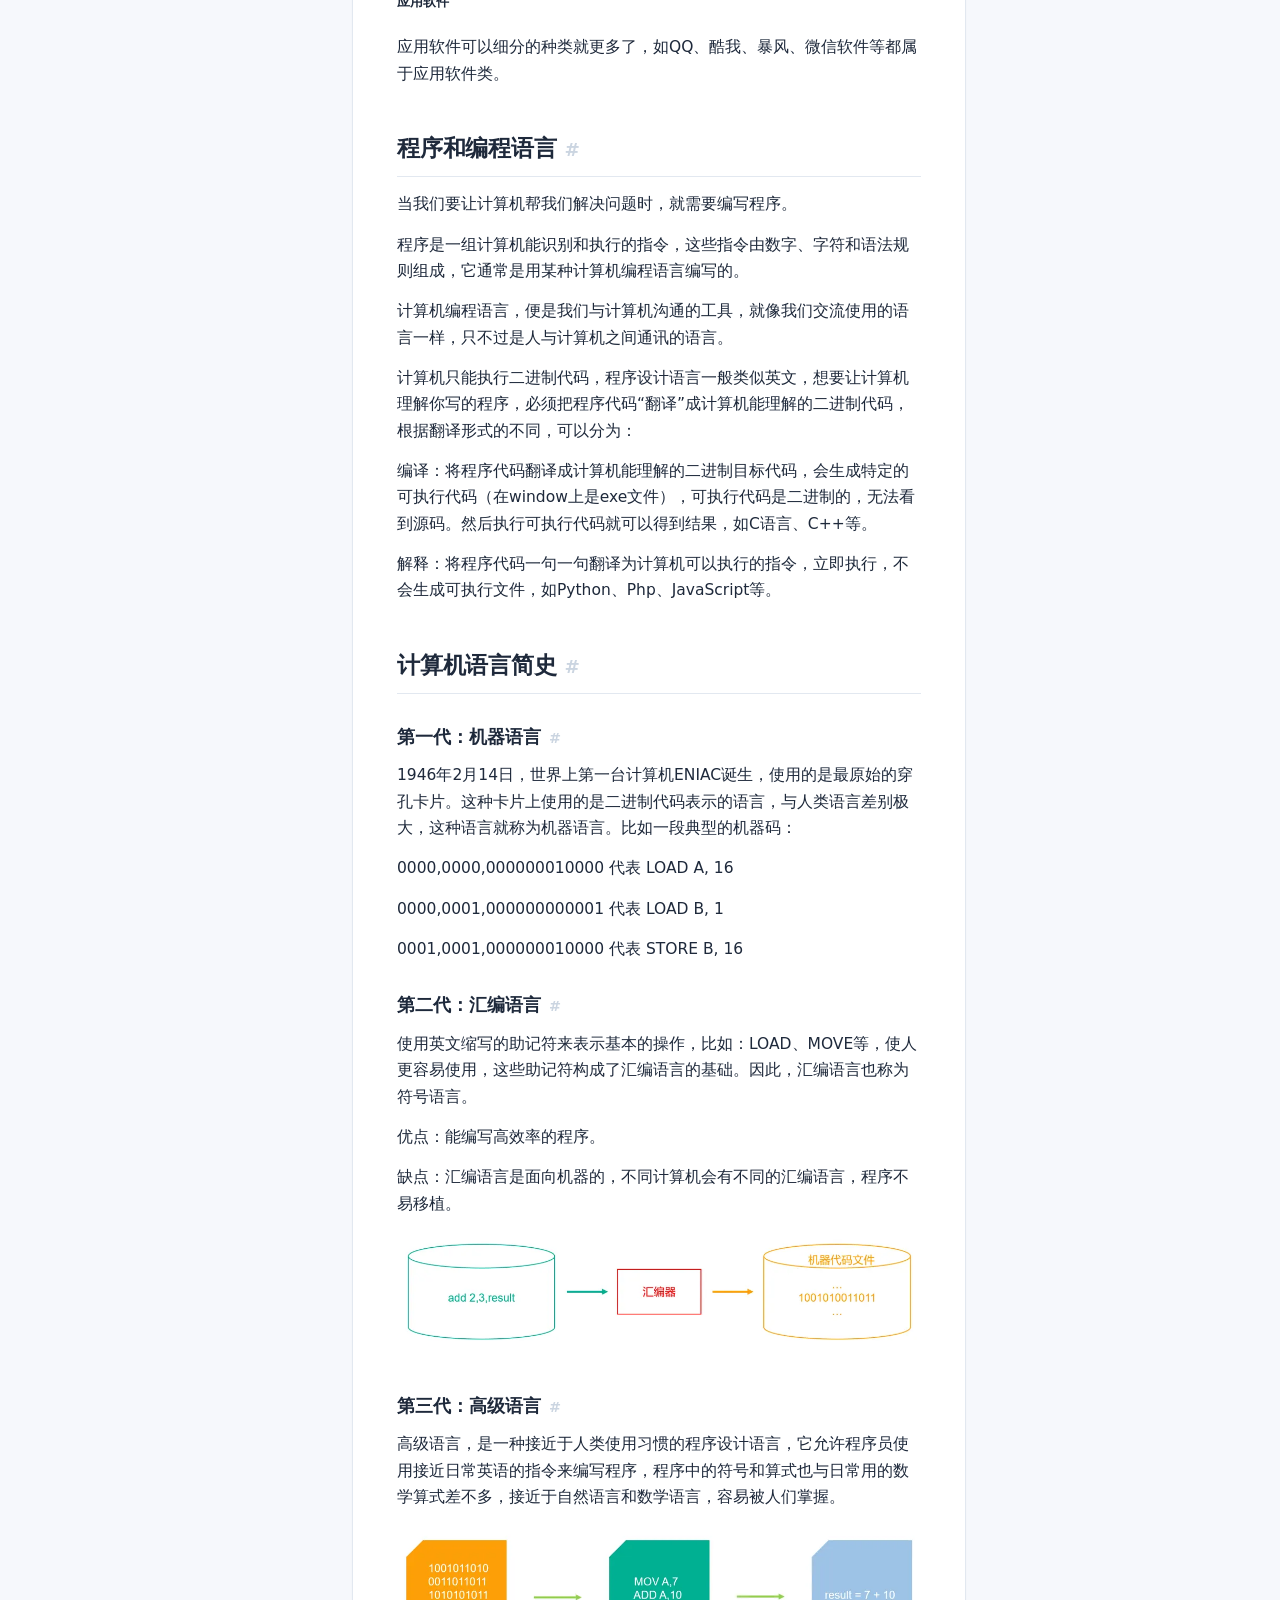
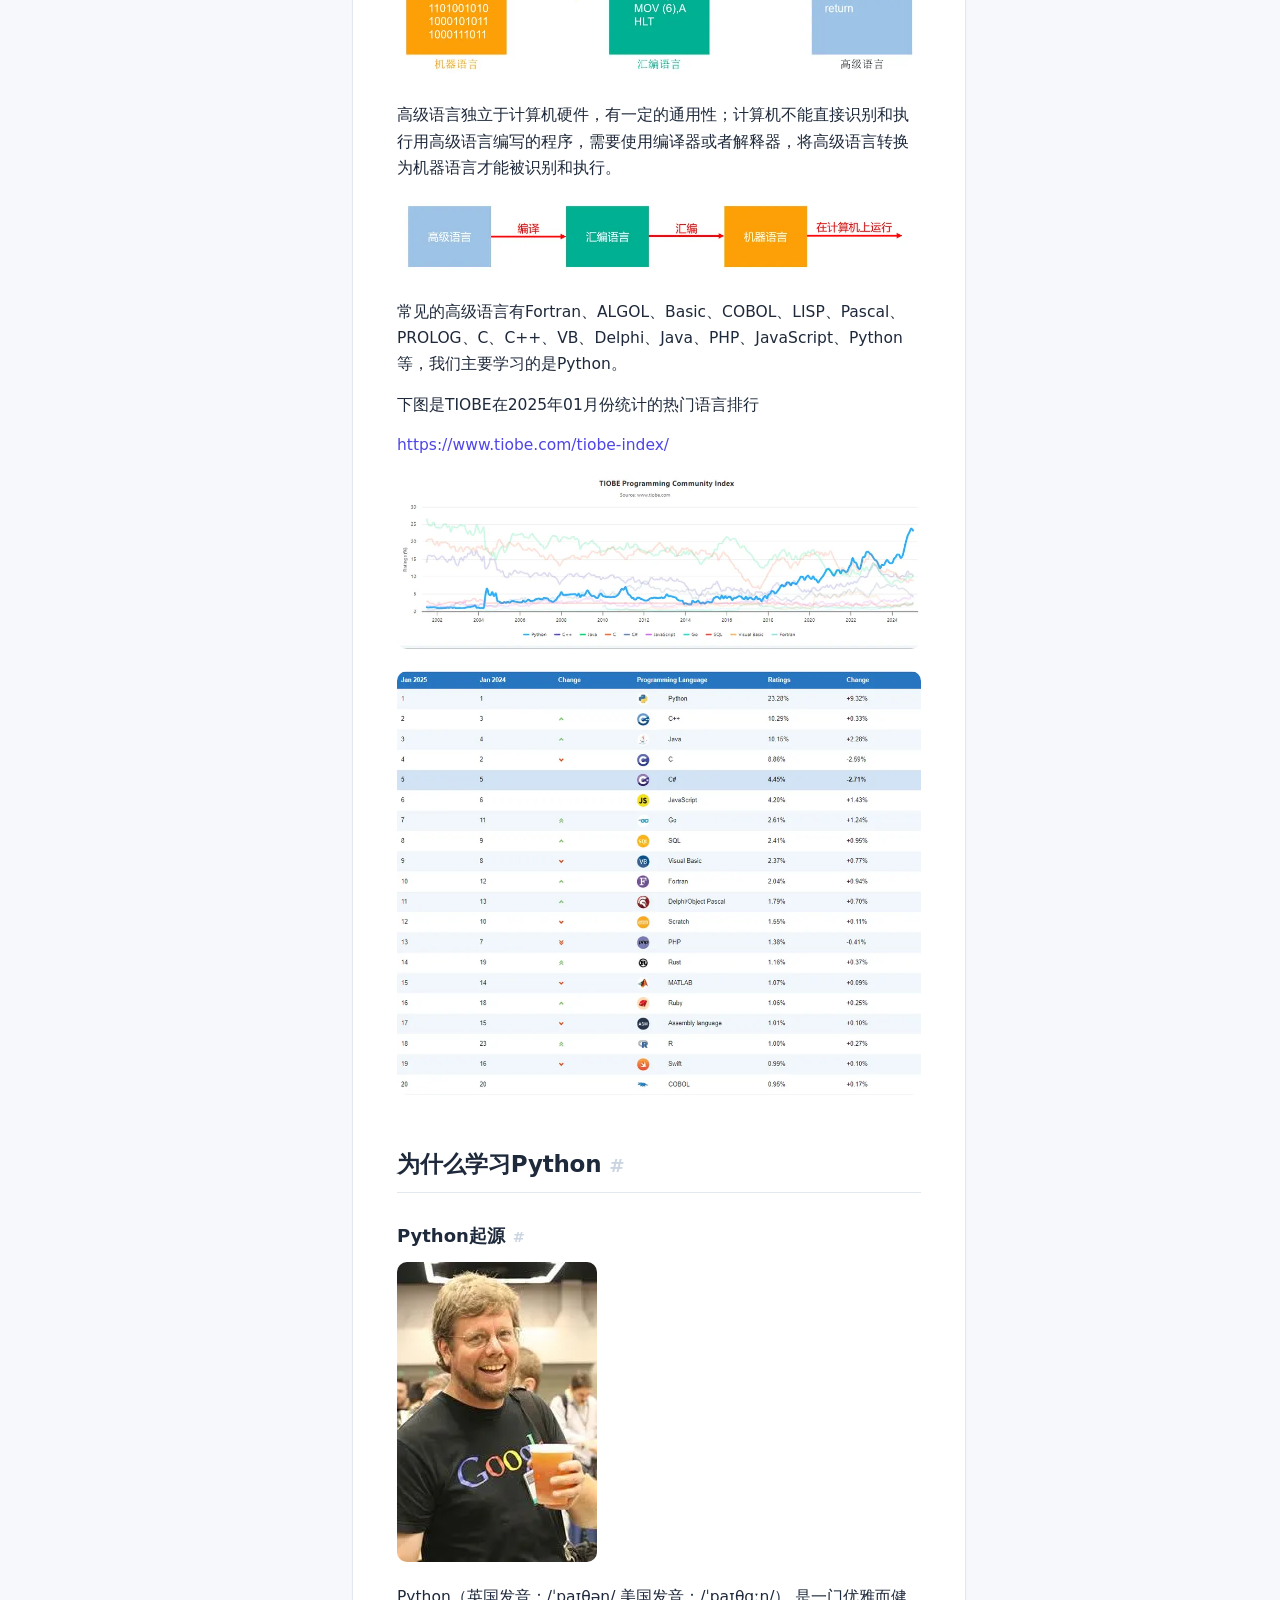
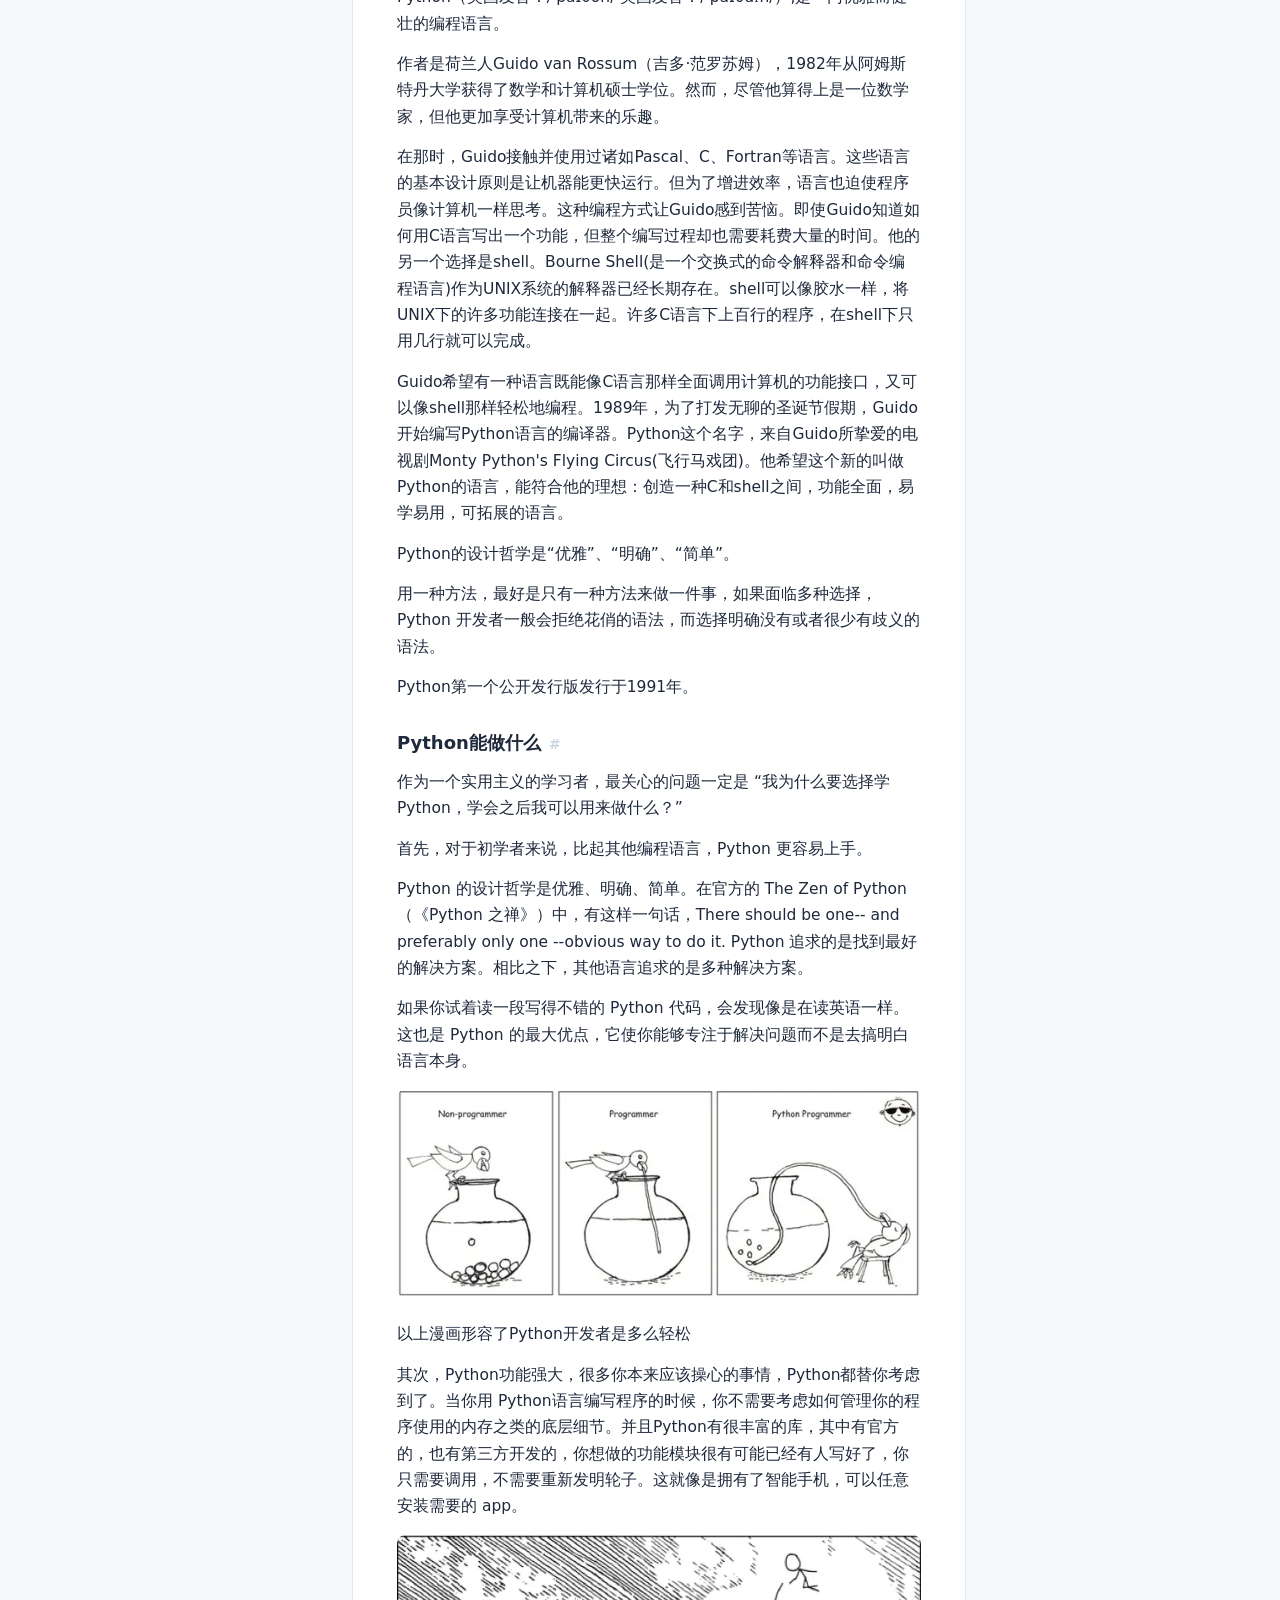
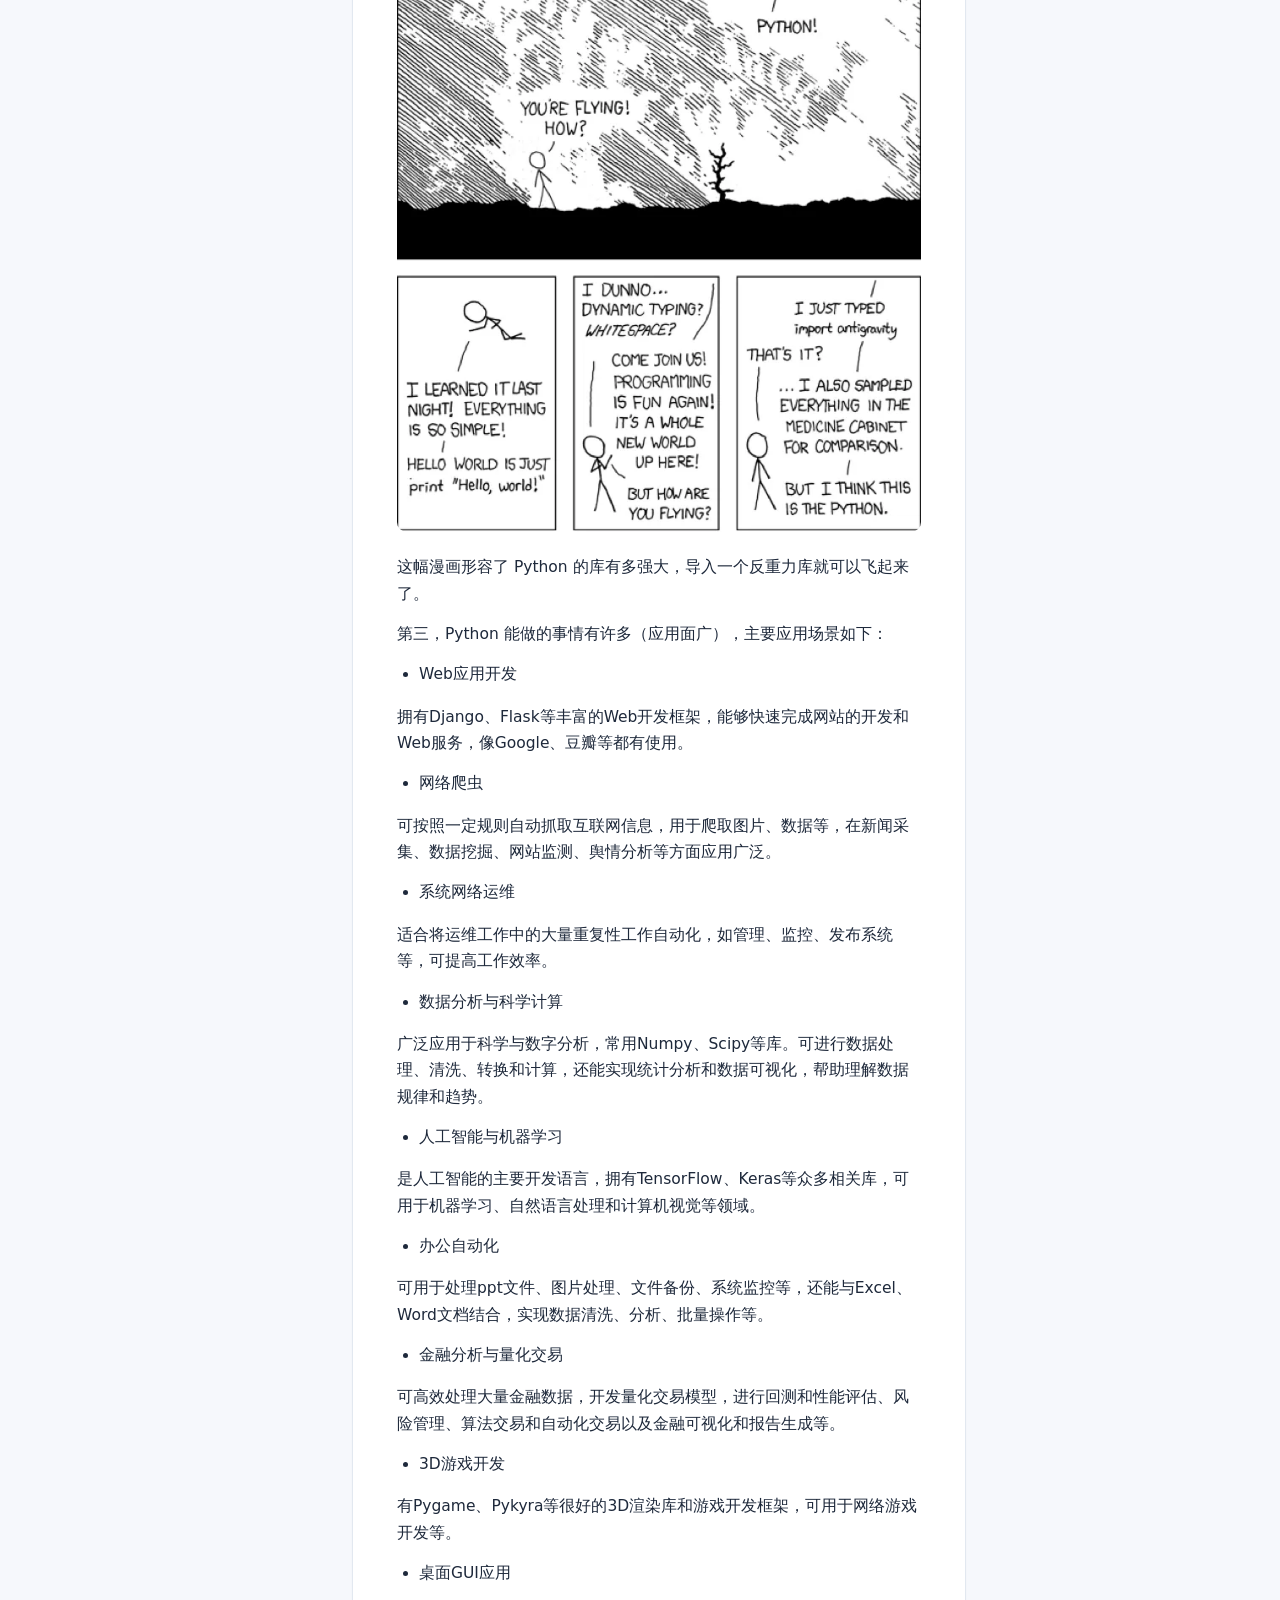
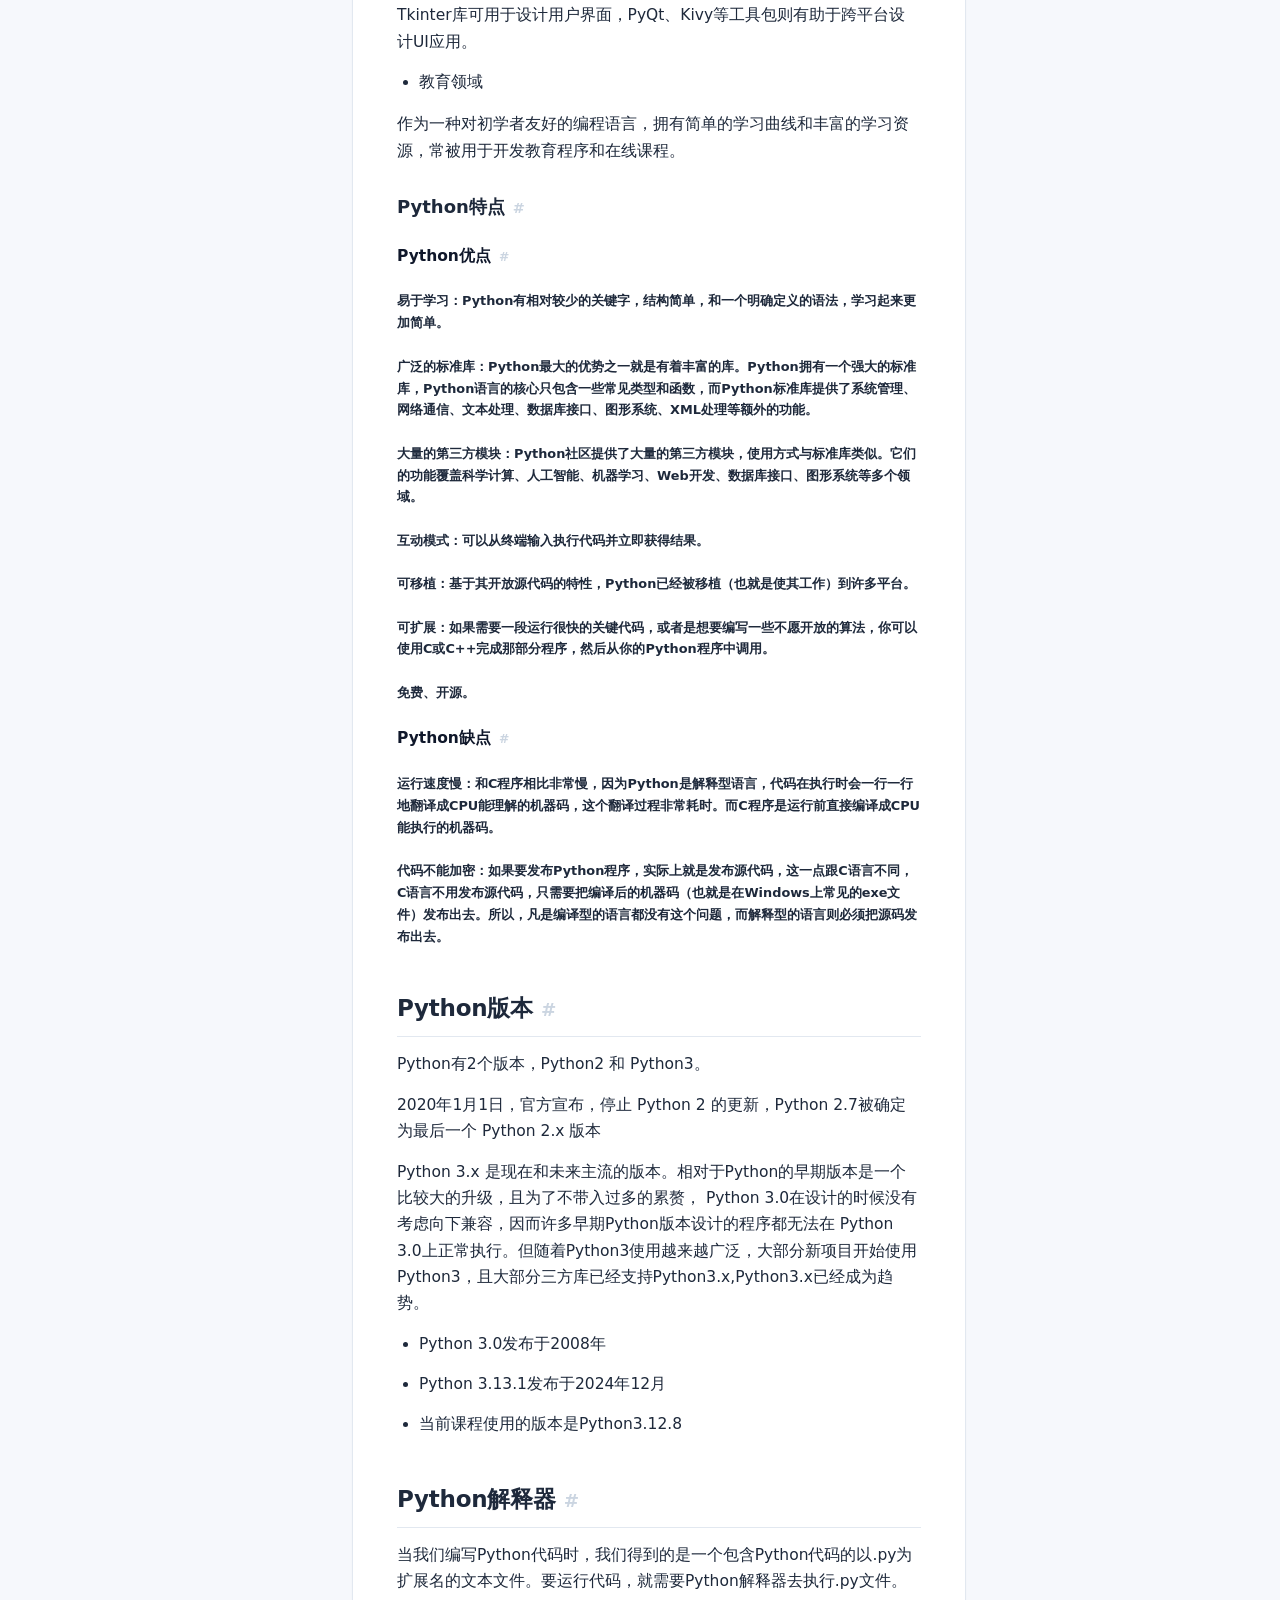
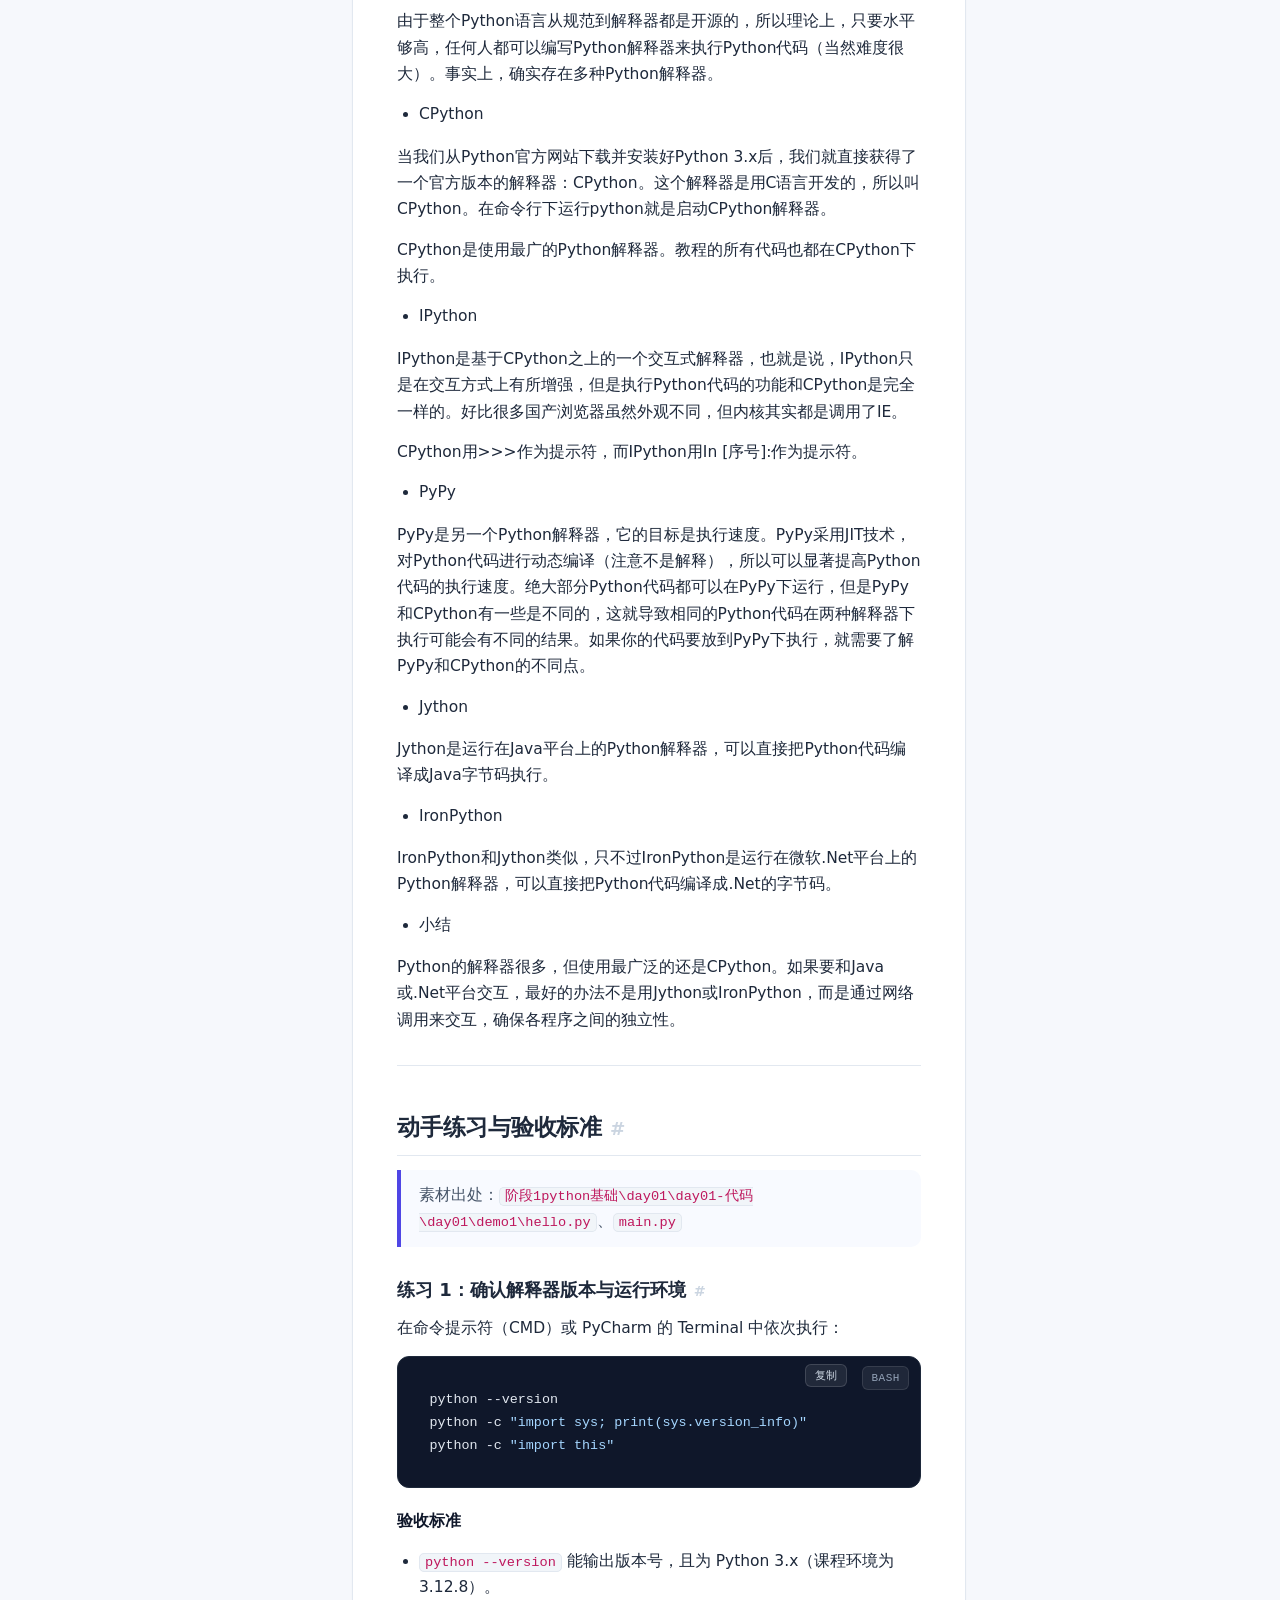
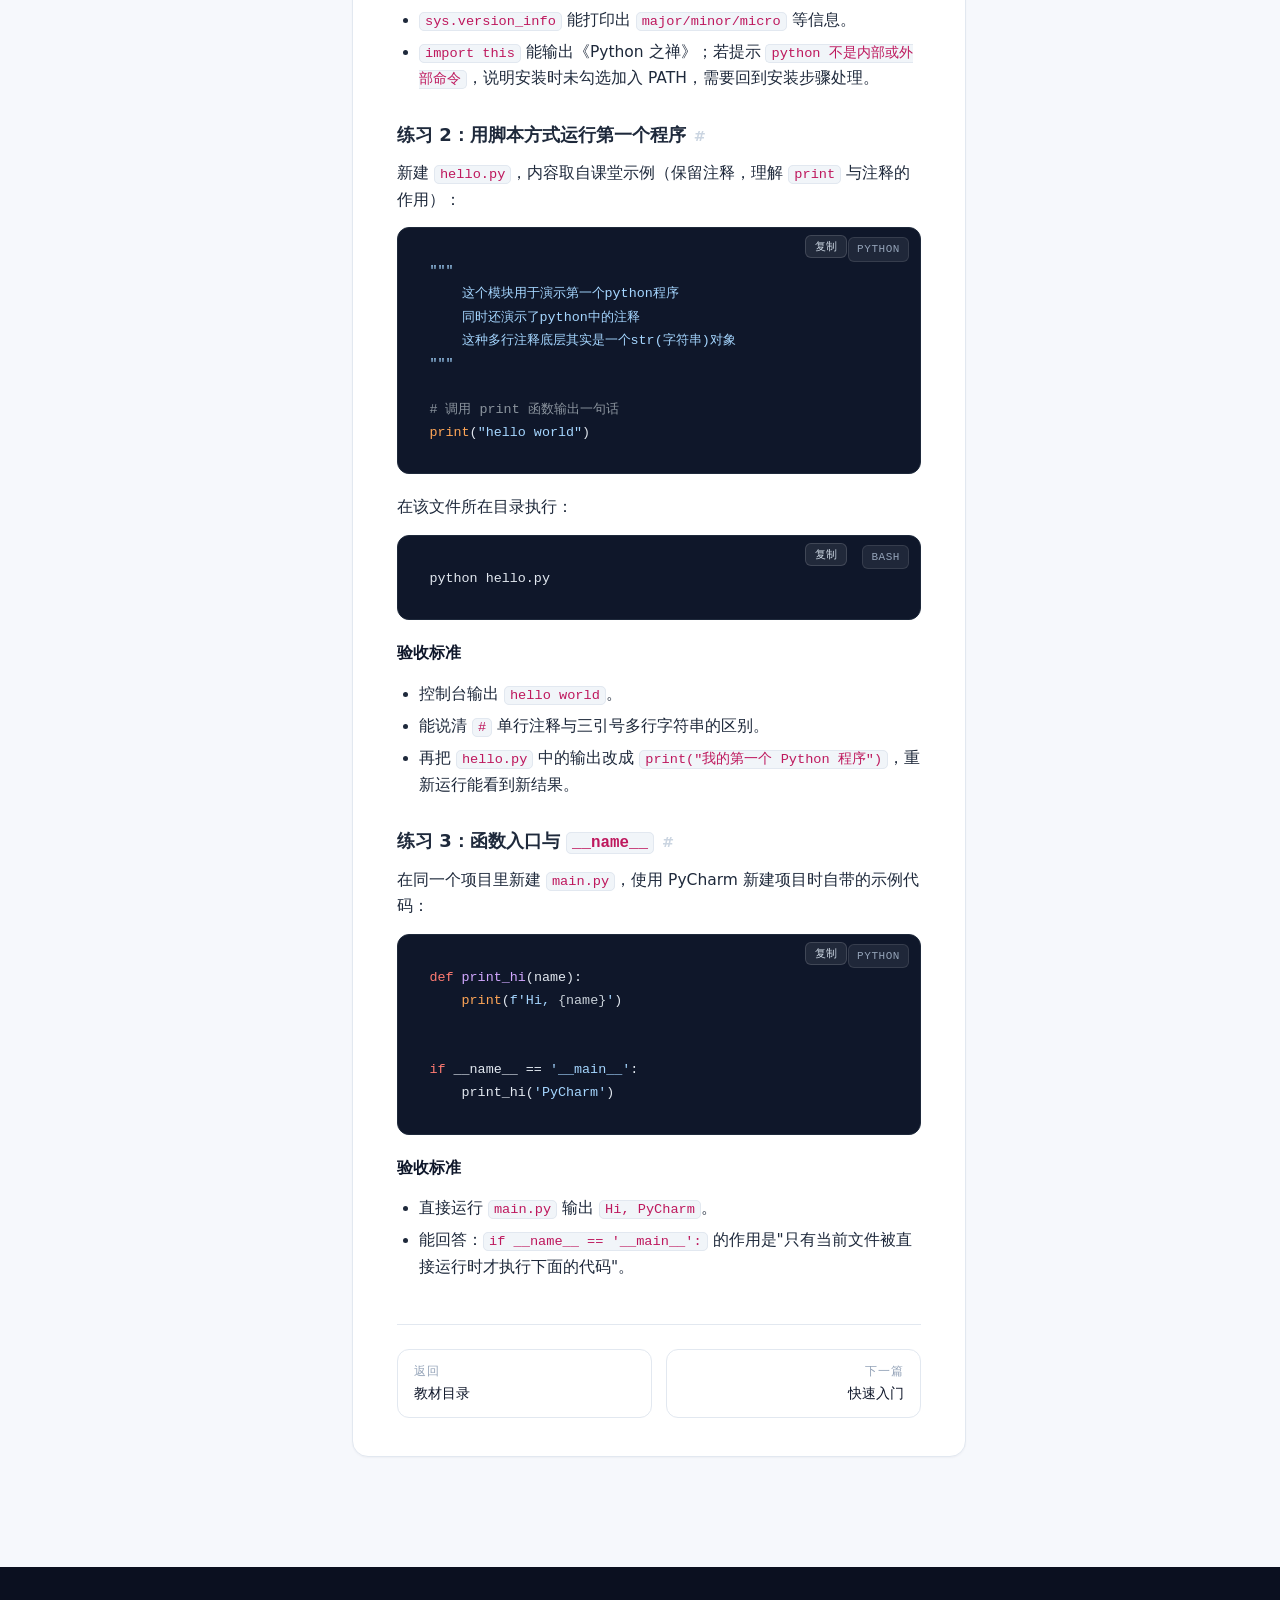
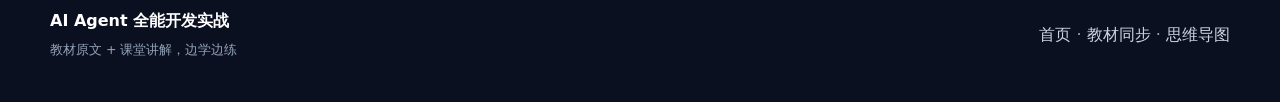
<file: lesson.html>
<!DOCTYPE html>
<html lang="zh-CN">
<head>
<meta charset="UTF-8" />
<meta name="viewport" content="width=device-width, initial-scale=1.0, viewport-fit=cover" />
<title>教材详情 · AI Agent 全能开发实战</title>
<meta name="description" content="教材同步精讲详情：保留原始课件结构、代码与截图，附页内目录与知识点思维导图。" />
<link rel="stylesheet" href="assets/css/style.css" />
<link rel="stylesheet" href="assets/vendor/github-dark.min.css" />
</head>
<body data-page="lesson" id="top">
<header id="topbar" class="topbar"></header>

<div class="container">
  <div class="reader">
    <!-- 左侧：同组教材目录 -->
    <aside class="side-panel course-panel">
      <h5 id="side-group-name">本组教材</h5>
      <ul id="side-lesson" class="side-course"></ul>
    </aside>

    <!-- 中间：正文 -->
    <main class="doc">
      <div id="doc-head" class="doc-head"></div>

      <div id="lesson-guide"></div>

      <div class="mindmap-box">
        <div style="font-size:13px;font-weight:700;color:#475569;margin-bottom:10px">
          本篇知识点思维导图（点击节点可直接跳转）
        </div>
        <div id="lesson-mindmap"></div>
      </div>

      <article id="prose" class="prose">
        <div class="loading"><div class="spinner"></div>正在加载教材内容…</div>
      </article>

      <div id="pager" class="pager"></div>
    </main>

    <!-- 右侧：页内目录 -->
    <aside class="side-panel toc-panel">
      <h5>本页目录</h5>
      <ul id="toc" class="toc"></ul>
    </aside>
  </div>
</div>

<footer class="footer">
  <div class="container">
    <div><strong style="color:#fff">AI Agent 全能开发实战</strong><br /><small>教材原文 + 课堂讲解，边学边练</small></div>
    <div><a href="index.html">首页</a> · <a href="lessons.html">教材同步</a> · <a href="mindmap.html">思维导图</a></div>
  </div>
</footer>

<script src="assets/vendor/marked.min.js"></script>
<script src="assets/vendor/highlight.min.js"></script>
<script src="assets/js/app.js"></script>
</body>
</html>
</file>
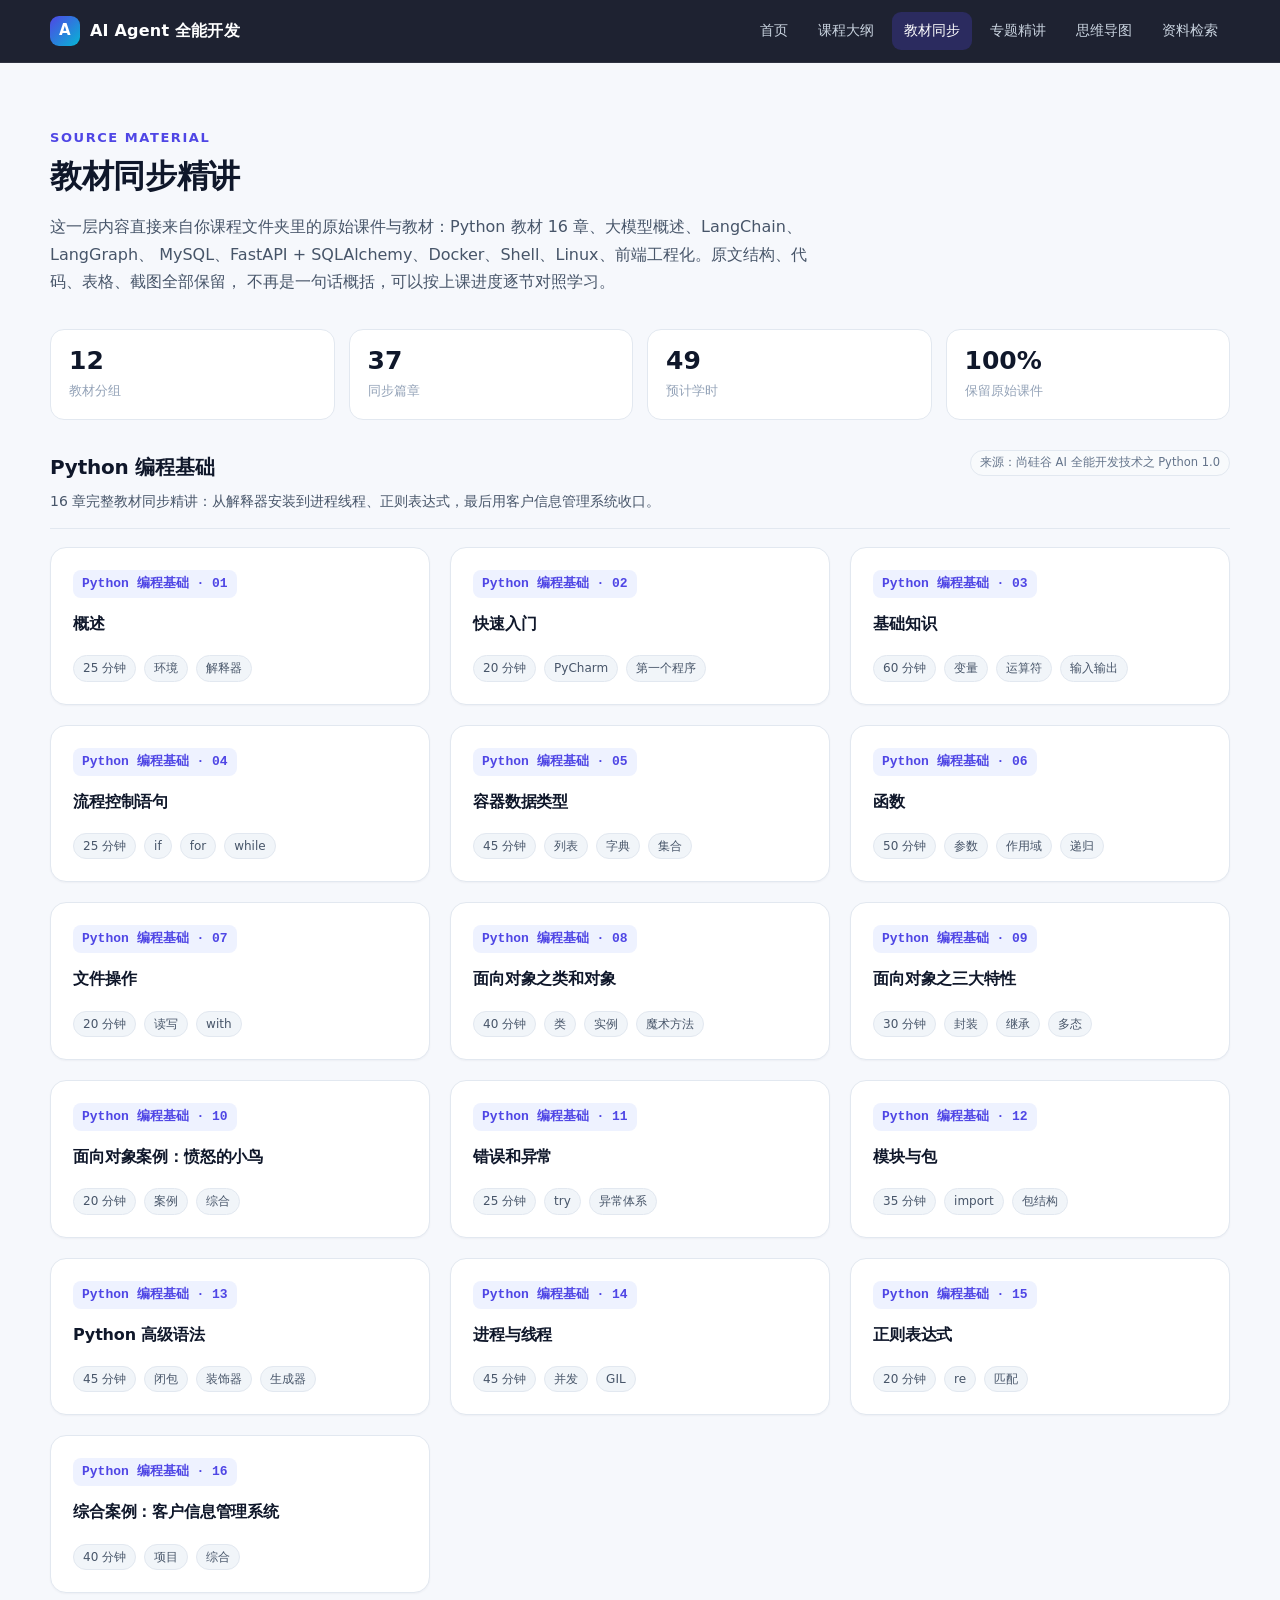
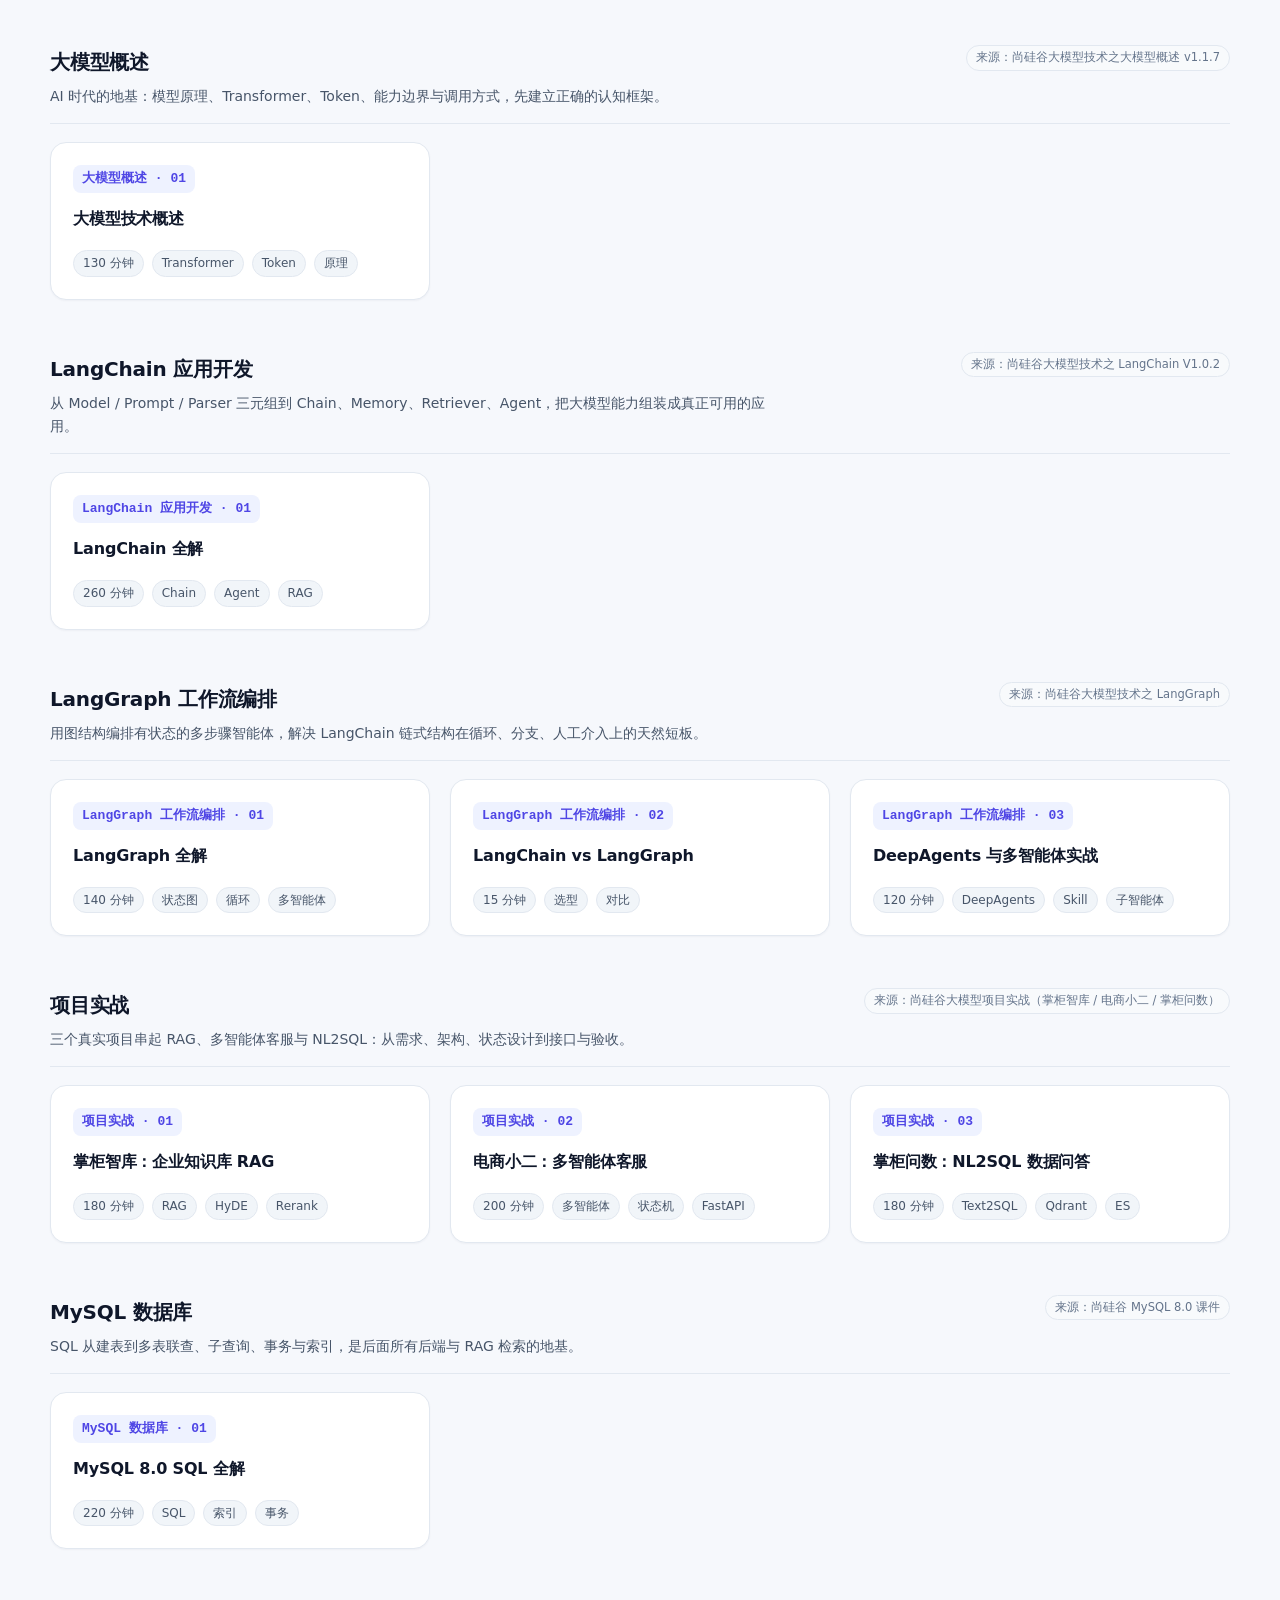
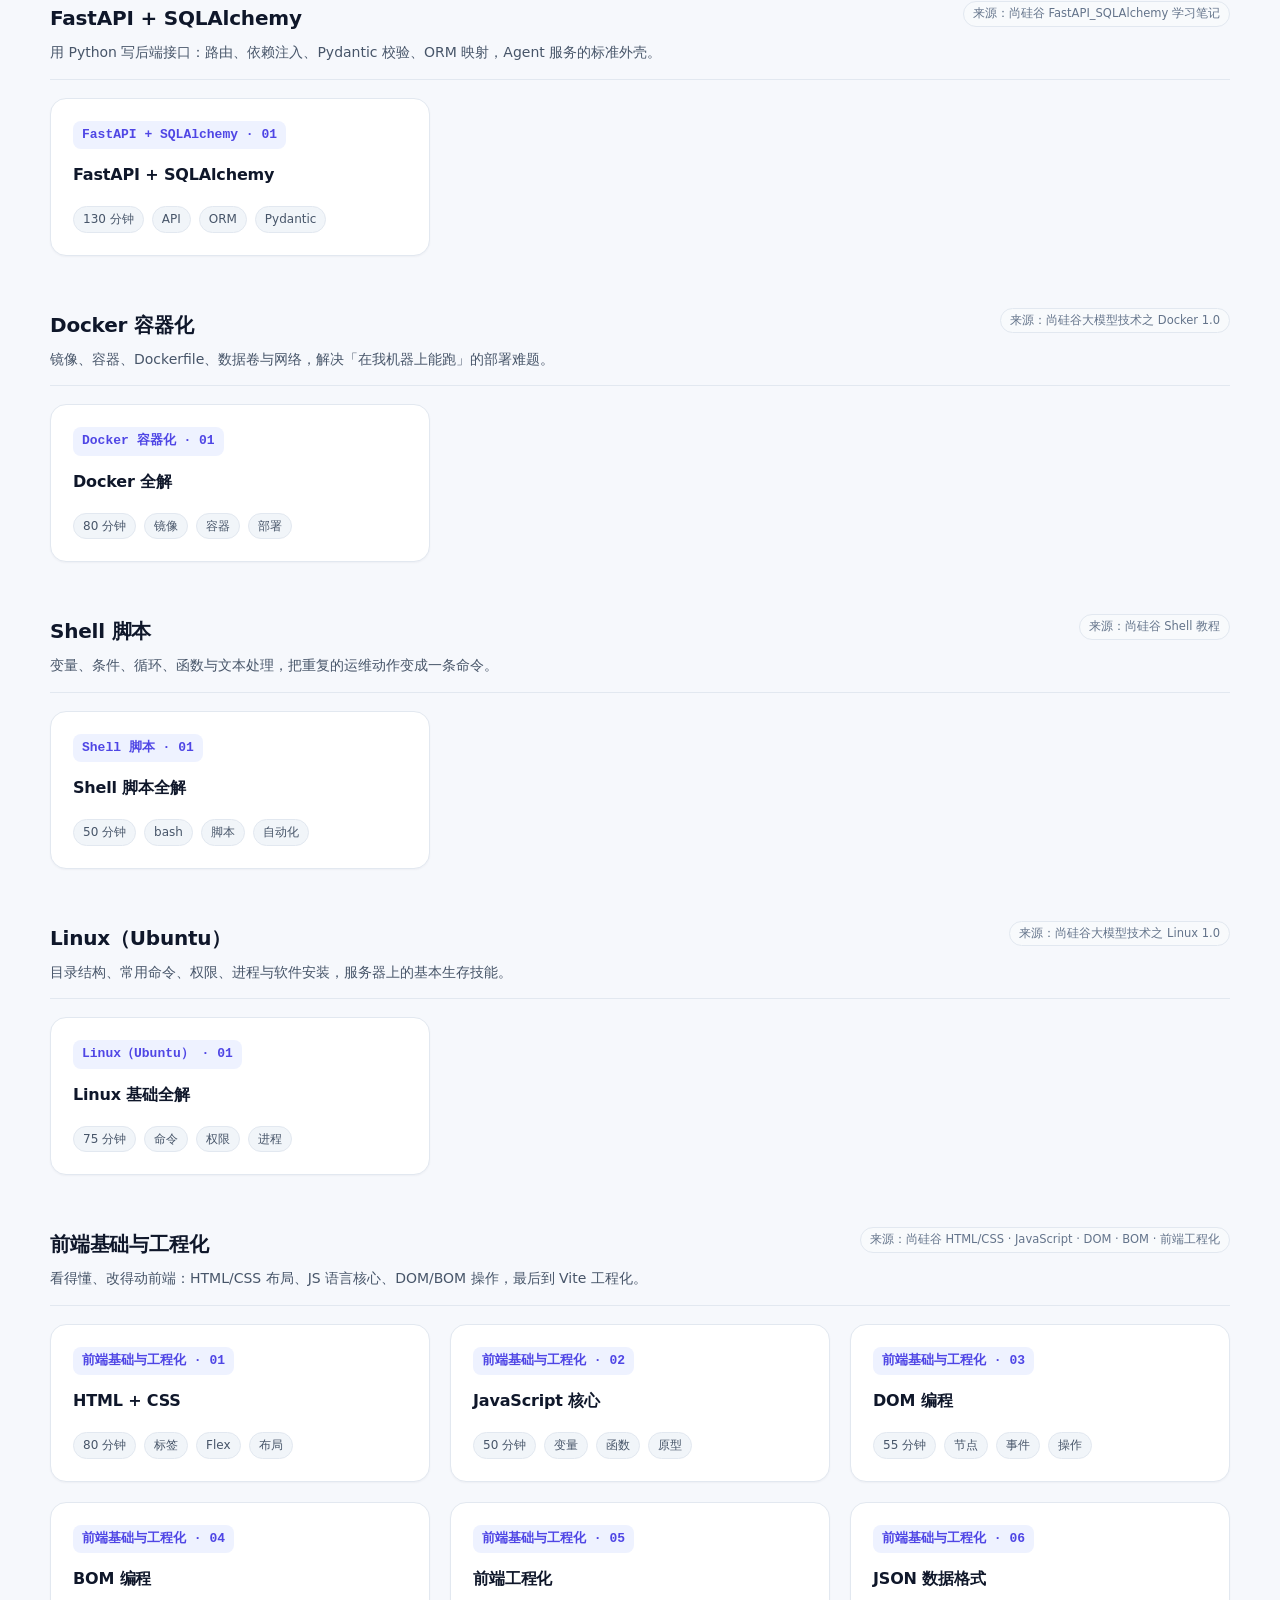
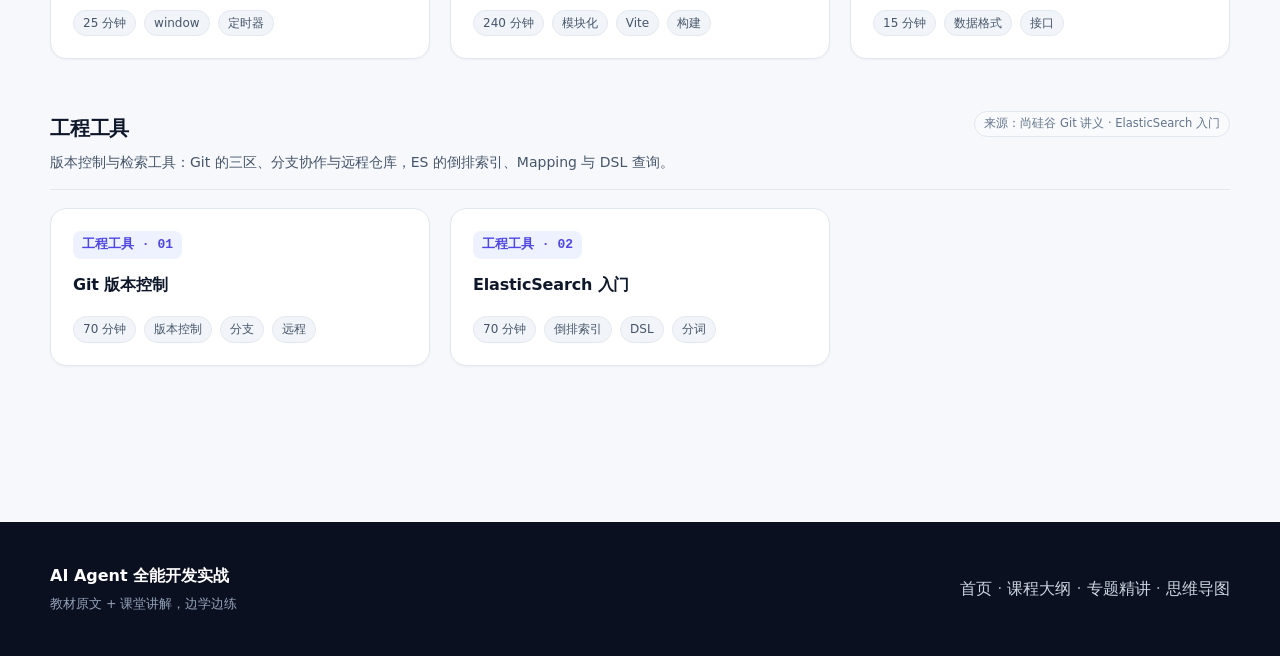
<file: lessons.html>
<!DOCTYPE html>
<html lang="zh-CN">
<head>
<meta charset="UTF-8" />
<meta name="viewport" content="width=device-width, initial-scale=1.0, viewport-fit=cover" />
<title>教材同步 · AI Agent 全能开发实战</title>
<meta name="description" content="按课程原始课件整理的同步精讲：Python、大模型概述、LangChain、LangGraph、MySQL、FastAPI、Docker、Shell、Linux、前端工程化。" />
<link rel="stylesheet" href="assets/css/style.css" />
</head>
<body data-page="lessons">
<header id="topbar" class="topbar"></header>

<section class="section">
  <div class="container">
    <div class="section-head">
      <div class="kicker">Source material</div>
      <h2>教材同步精讲</h2>
      <p>
        这一层内容直接来自你课程文件夹里的原始课件与教材：Python 教材 16 章、大模型概述、LangChain、LangGraph、
        MySQL、FastAPI + SQLAlchemy、Docker、Shell、Linux、前端工程化。原文结构、代码、表格、截图全部保留，
        不再是一句话概括，可以按上课进度逐节对照学习。
      </p>
    </div>
    <div id="lesson-stats" class="stage-stats"></div>
    <div id="lesson-groups">
      <div class="loading"><div class="spinner"></div>正在加载教材…</div>
    </div>
  </div>
</section>

<footer class="footer">
  <div class="container">
    <div><strong style="color:#fff">AI Agent 全能开发实战</strong><br /><small>教材原文 + 课堂讲解，边学边练</small></div>
    <div><a href="index.html">首页</a> · <a href="syllabus.html">课程大纲</a> · <a href="chapters.html">专题精讲</a> · <a href="mindmap.html">思维导图</a></div>
  </div>
</footer>

<script src="assets/vendor/marked.min.js"></script>
<script src="assets/js/app.js"></script>
</body>
</html>
</file>
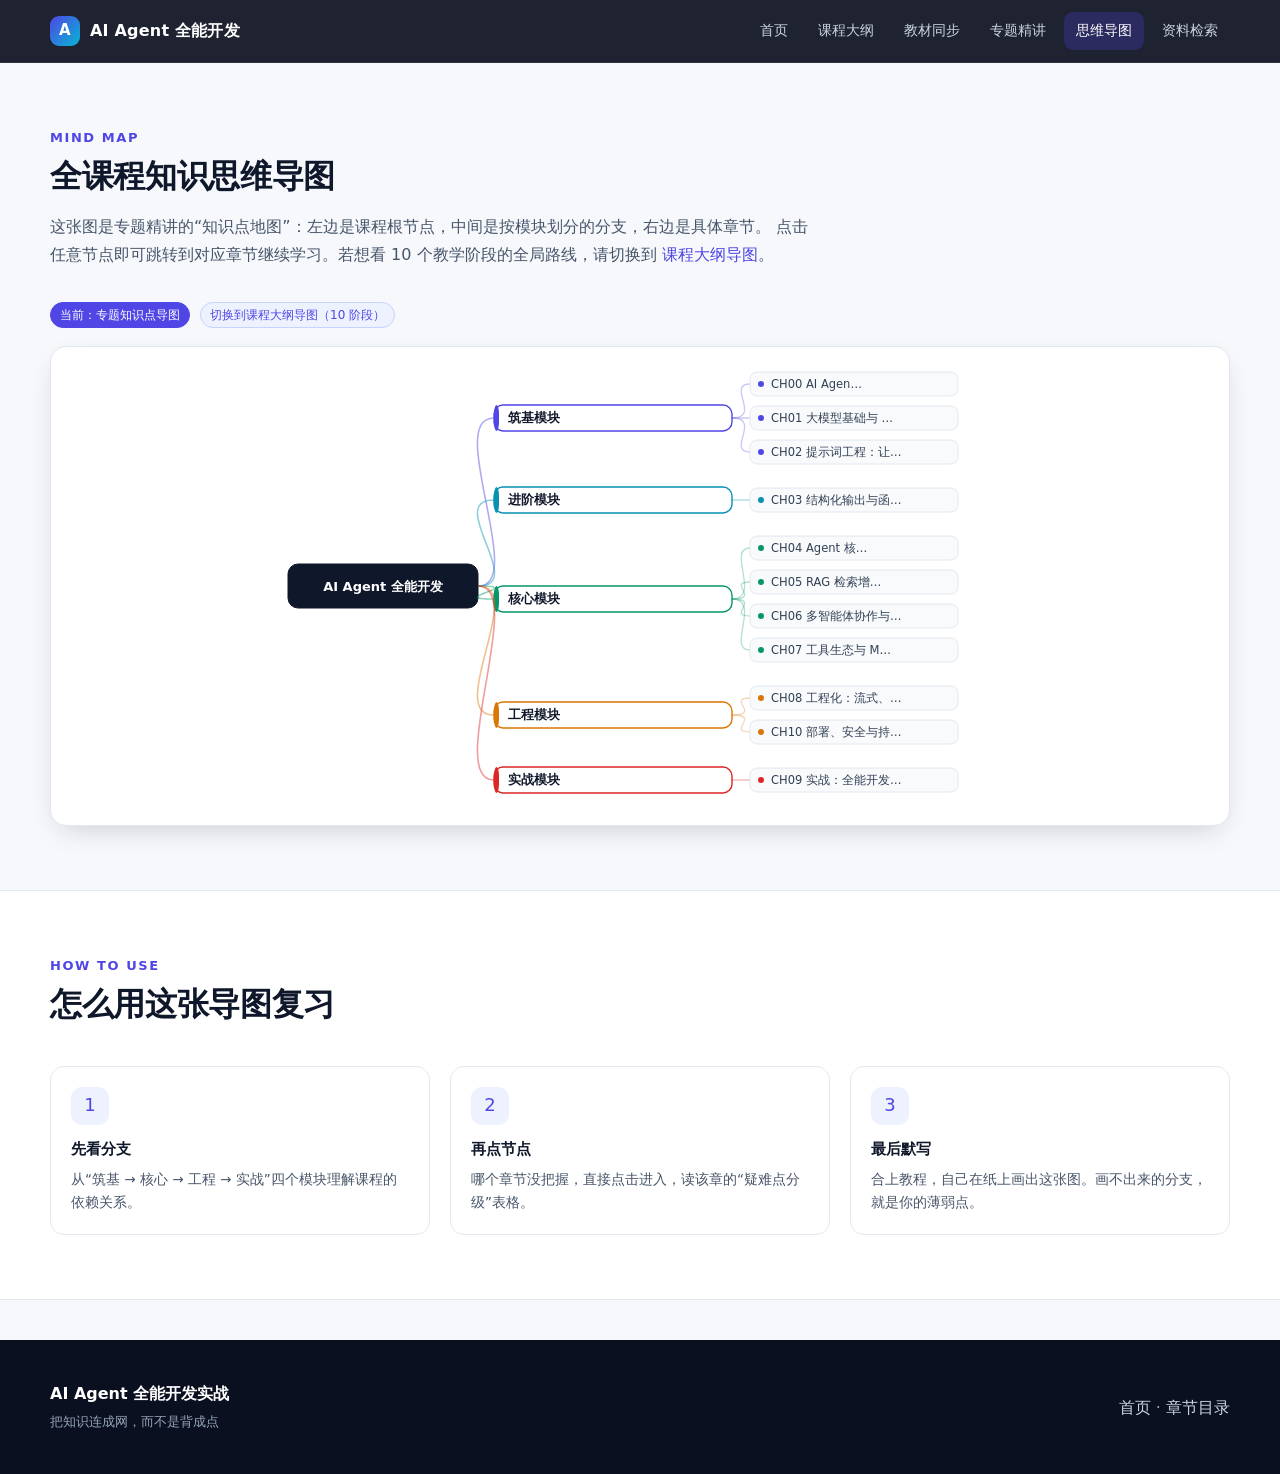
<file: mindmap.html>
<!DOCTYPE html>
<html lang="zh-CN">
<head>
<meta charset="UTF-8" />
<meta name="viewport" content="width=device-width, initial-scale=1.0, viewport-fit=cover" />
<title>知识思维导图 · AI Agent 全能开发实战</title>
<meta name="description" content="AI Agent 全能开发知识思维导图：点击任意知识点节点即可跳转到对应章节。" />
<link rel="stylesheet" href="assets/css/style.css" />
</head>
<body data-page="mindmap">
<header id="topbar" class="topbar"></header>

<section class="section">
  <div class="container">
    <div class="section-head">
      <div class="kicker">Mind map</div>
      <h2>全课程知识思维导图</h2>
      <p>
        这张图是专题精讲的“知识点地图”：左边是课程根节点，中间是按模块划分的分支，右边是具体章节。
        点击任意节点即可跳转到对应章节继续学习。若想看 10 个教学阶段的全局路线，请切换到
        <a href="syllabus.html">课程大纲导图</a>。
      </p>
    </div>

    <div class="mm-toolbar">
      <span class="chip on">当前：专题知识点导图</span>
      <a class="chip link" href="syllabus.html">切换到课程大纲导图（10 阶段）</a>
    </div>

    <div class="mm-canvas">
      <div id="global-mindmap">
        <div class="loading"><div class="spinner"></div>正在生成思维导图…</div>
      </div>
    </div>
  </div>
</section>

<section class="section" style="background:#fff;border-block:1px solid var(--line)">
  <div class="container">
    <div class="section-head">
      <div class="kicker">How to use</div>
      <h2>怎么用这张导图复习</h2>
    </div>
    <div class="grid cols-3">
      <div class="feature"><div class="ic">1</div><h4>先看分支</h4><p>从“筑基 → 核心 → 工程 → 实战”四个模块理解课程的依赖关系。</p></div>
      <div class="feature"><div class="ic">2</div><h4>再点节点</h4><p>哪个章节没把握，直接点击进入，读该章的“疑难点分级”表格。</p></div>
      <div class="feature"><div class="ic">3</div><h4>最后默写</h4><p>合上教程，自己在纸上画出这张图。画不出来的分支，就是你的薄弱点。</p></div>
    </div>
  </div>
</section>

<footer class="footer">
  <div class="container">
    <div><strong style="color:#fff">AI Agent 全能开发实战</strong><br /><small>把知识连成网，而不是背成点</small></div>
    <div><a href="index.html">首页</a> · <a href="chapters.html">章节目录</a></div>
  </div>
</footer>

<script src="assets/vendor/marked.min.js"></script>
<script src="assets/js/app.js"></script>
</body>
</html>
</file>
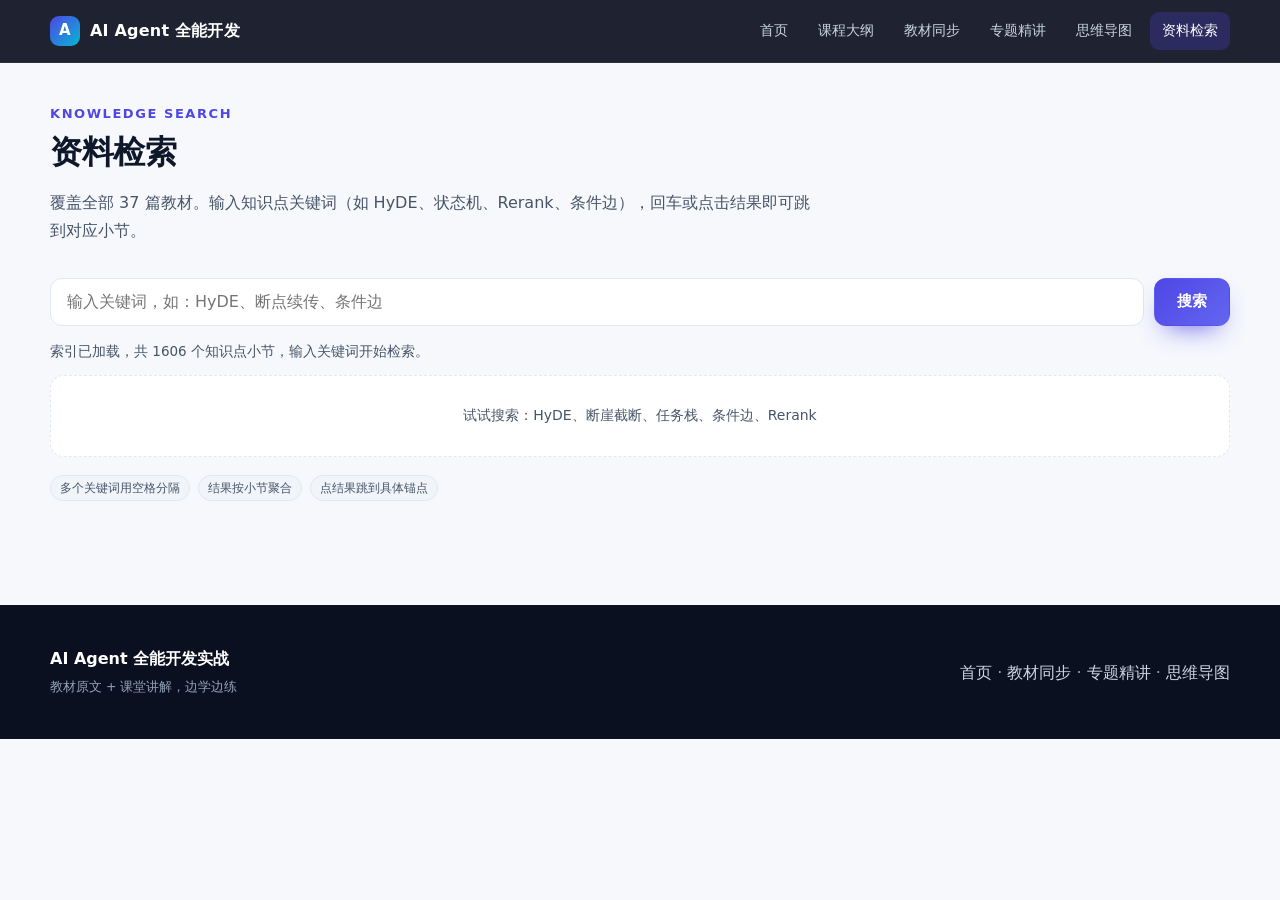
<file: search.html>
<!DOCTYPE html>
<html lang="zh-CN">
<head>
<meta charset="UTF-8" />
<meta name="viewport" content="width=device-width, initial-scale=1.0, viewport-fit=cover" />
<title>资料检索 · AI Agent 全能开发实战</title>
<meta name="description" content="站内资料检索：输入关键词，定位到 37 篇教材中的具体小节，点击直接跳转锚点。" />
<link rel="stylesheet" href="assets/css/style.css" />
</head>
<body data-page="search">
<header id="topbar" class="topbar"></header>

<section class="section search-page">
  <div class="container">
    <div class="section-head">
      <div class="kicker">Knowledge search</div>
      <h2>资料检索</h2>
      <p>覆盖全部 37 篇教材。输入知识点关键词（如 HyDE、状态机、Rerank、条件边），回车或点击结果即可跳到对应小节。</p>
    </div>

    <form id="search-form" class="search-form" role="search" autocomplete="off">
      <input id="search-input" class="search-input" type="search" name="q"
             placeholder="输入关键词，如：HyDE、断点续传、条件边" aria-label="搜索教材知识点" />
      <button class="btn btn-primary search-btn" type="submit">搜索</button>
    </form>

    <div id="search-meta" class="search-meta" aria-live="polite"></div>
    <div id="search-results" class="search-results">
      <div class="loading"><div class="spinner"></div>正在加载检索索引…</div>
    </div>

    <div class="search-tips">
      <span class="chip">多个关键词用空格分隔</span>
      <span class="chip">结果按小节聚合</span>
      <span class="chip">点结果跳到具体锚点</span>
    </div>
  </div>
</section>

<footer class="footer">
  <div class="container">
    <div><strong style="color:#fff">AI Agent 全能开发实战</strong><br /><small>教材原文 + 课堂讲解，边学边练</small></div>
    <div><a href="index.html">首页</a> · <a href="lessons.html">教材同步</a> · <a href="chapters.html">专题精讲</a> · <a href="mindmap.html">思维导图</a></div>
  </div>
</footer>

<script src="assets/js/app.js"></script>
</body>
</html>
</file>
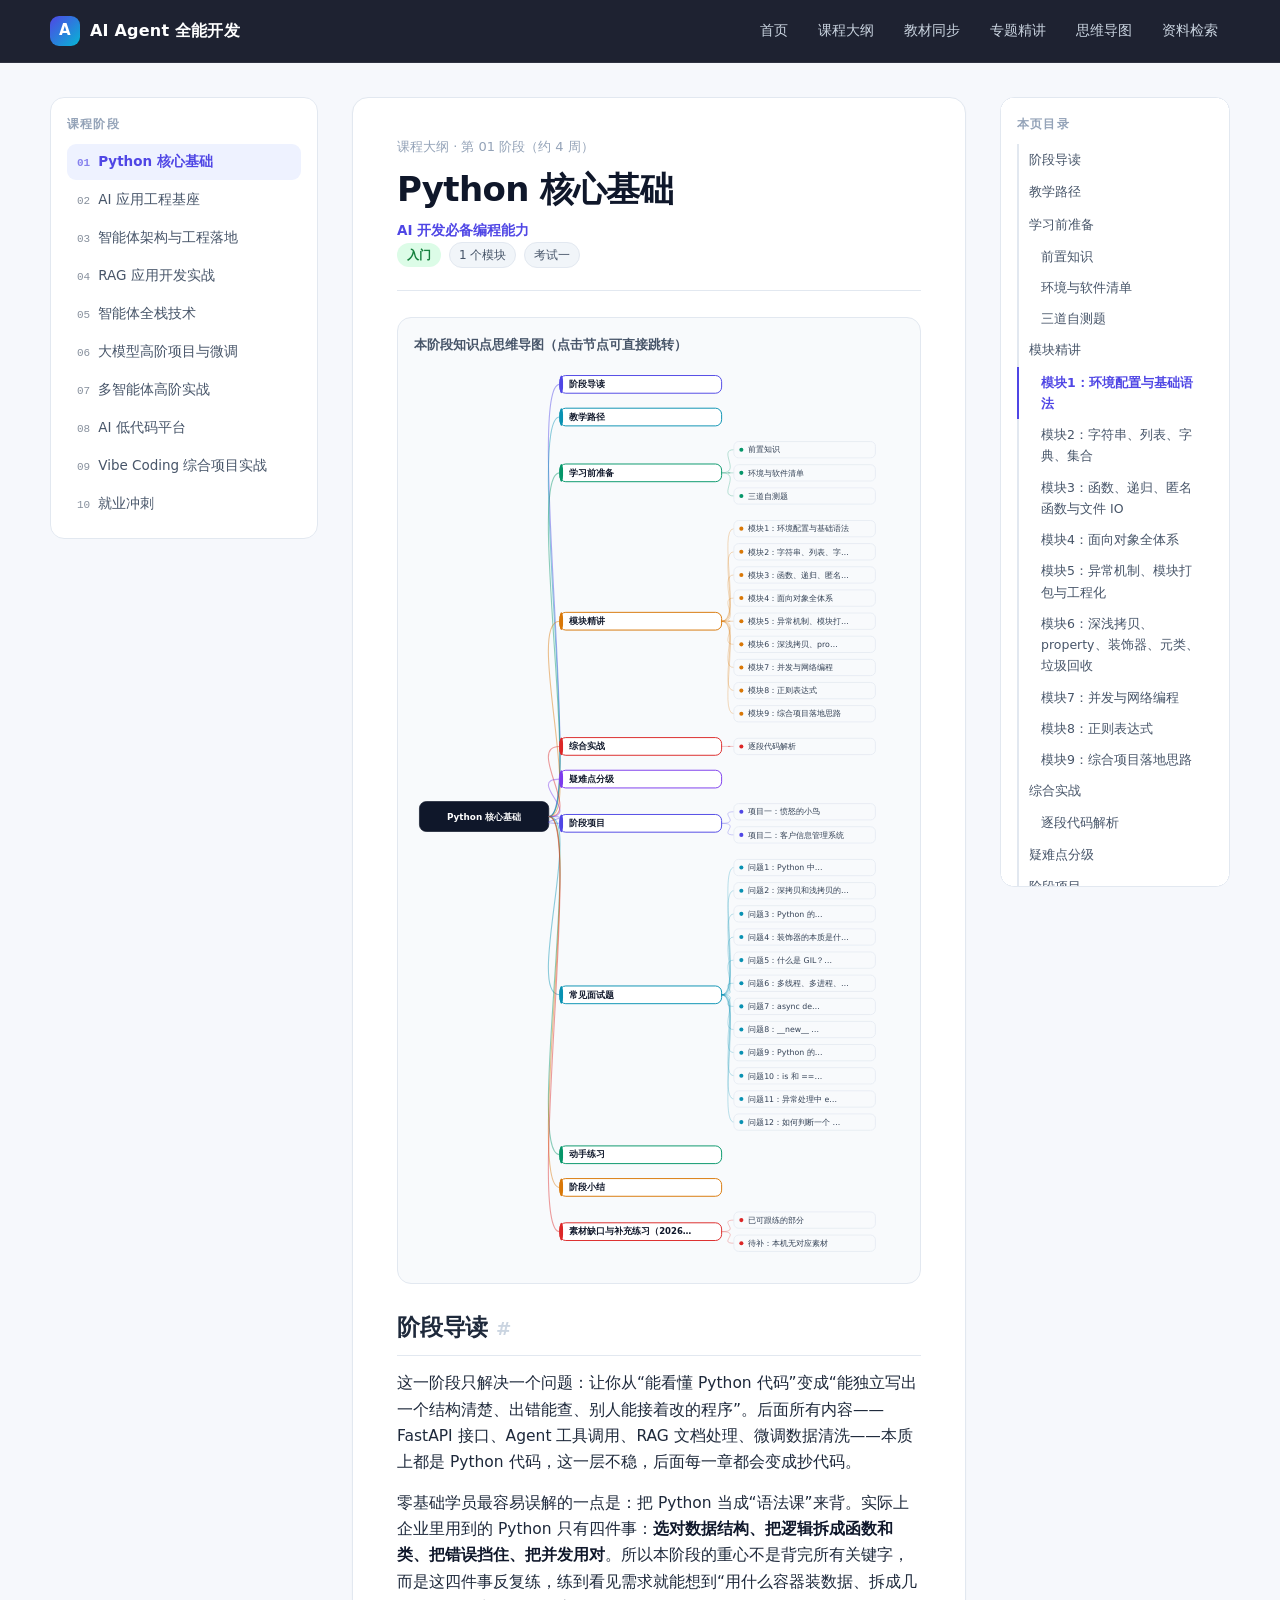
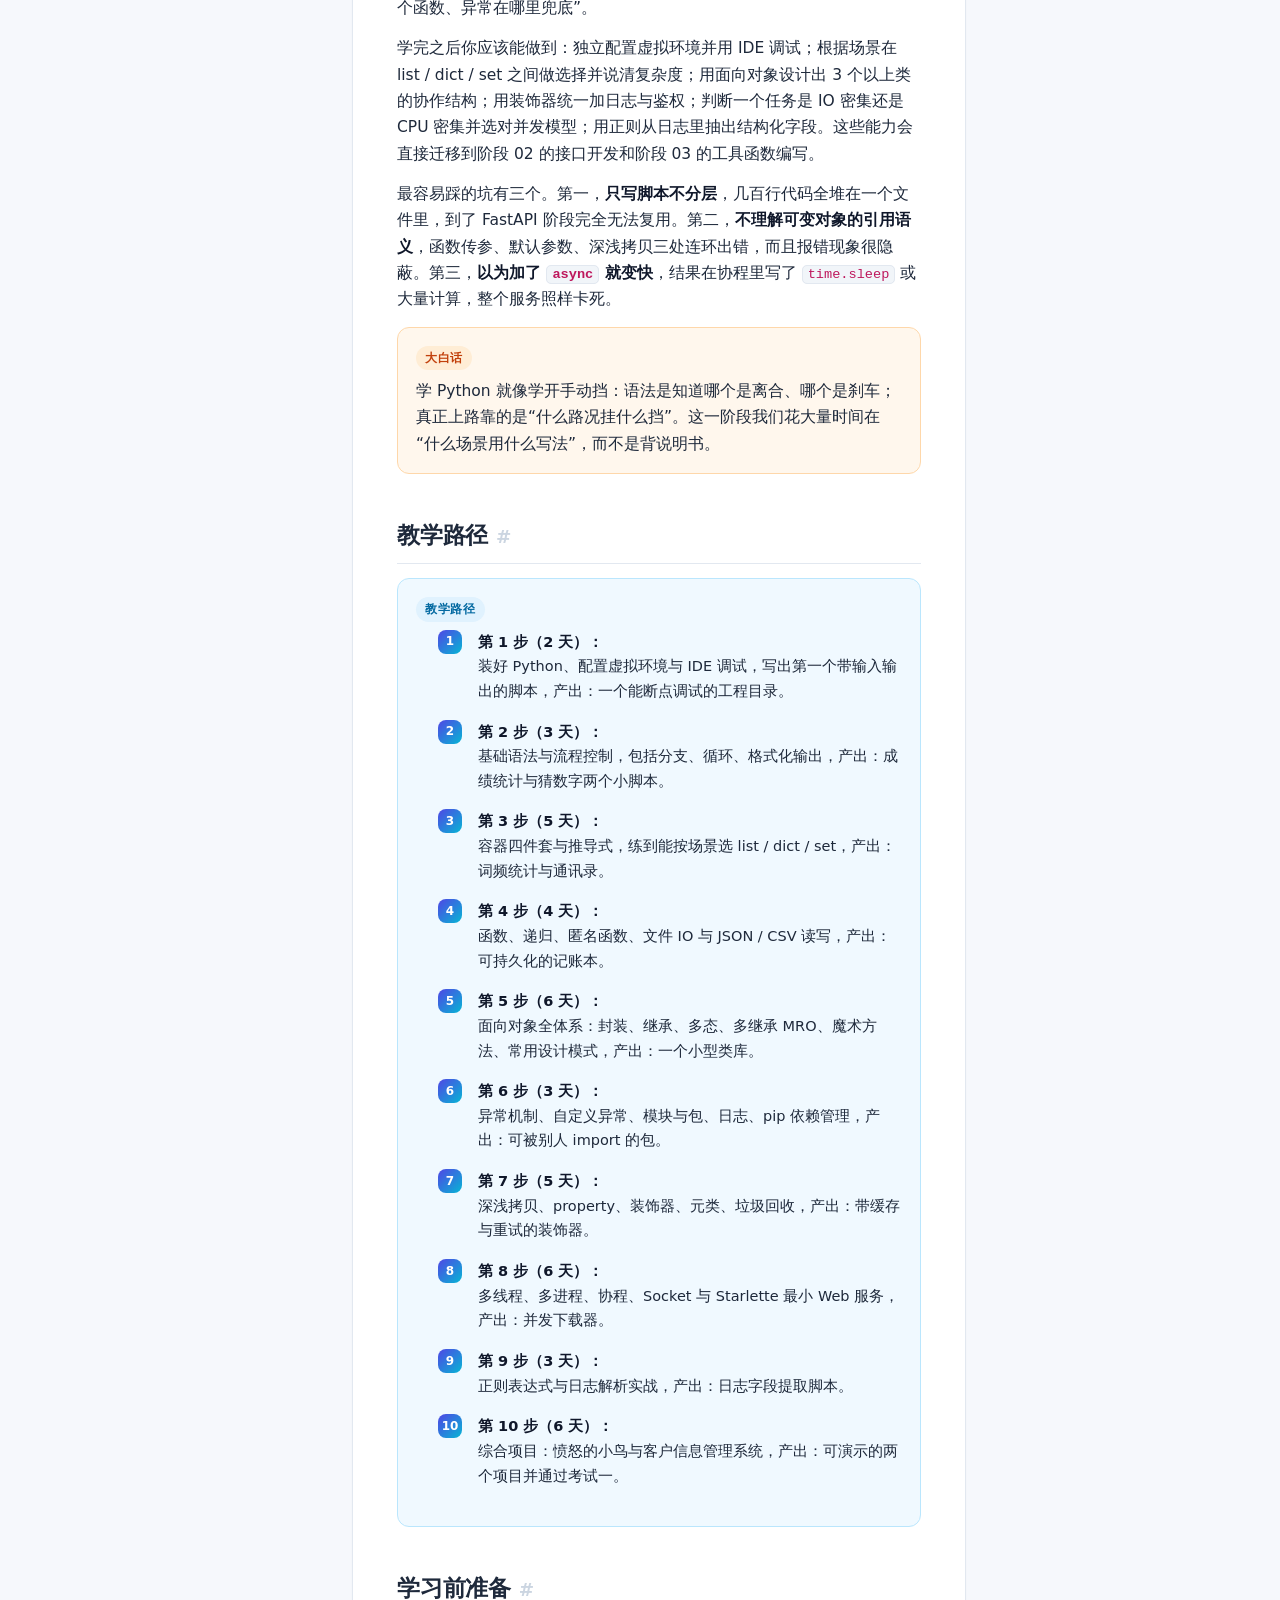
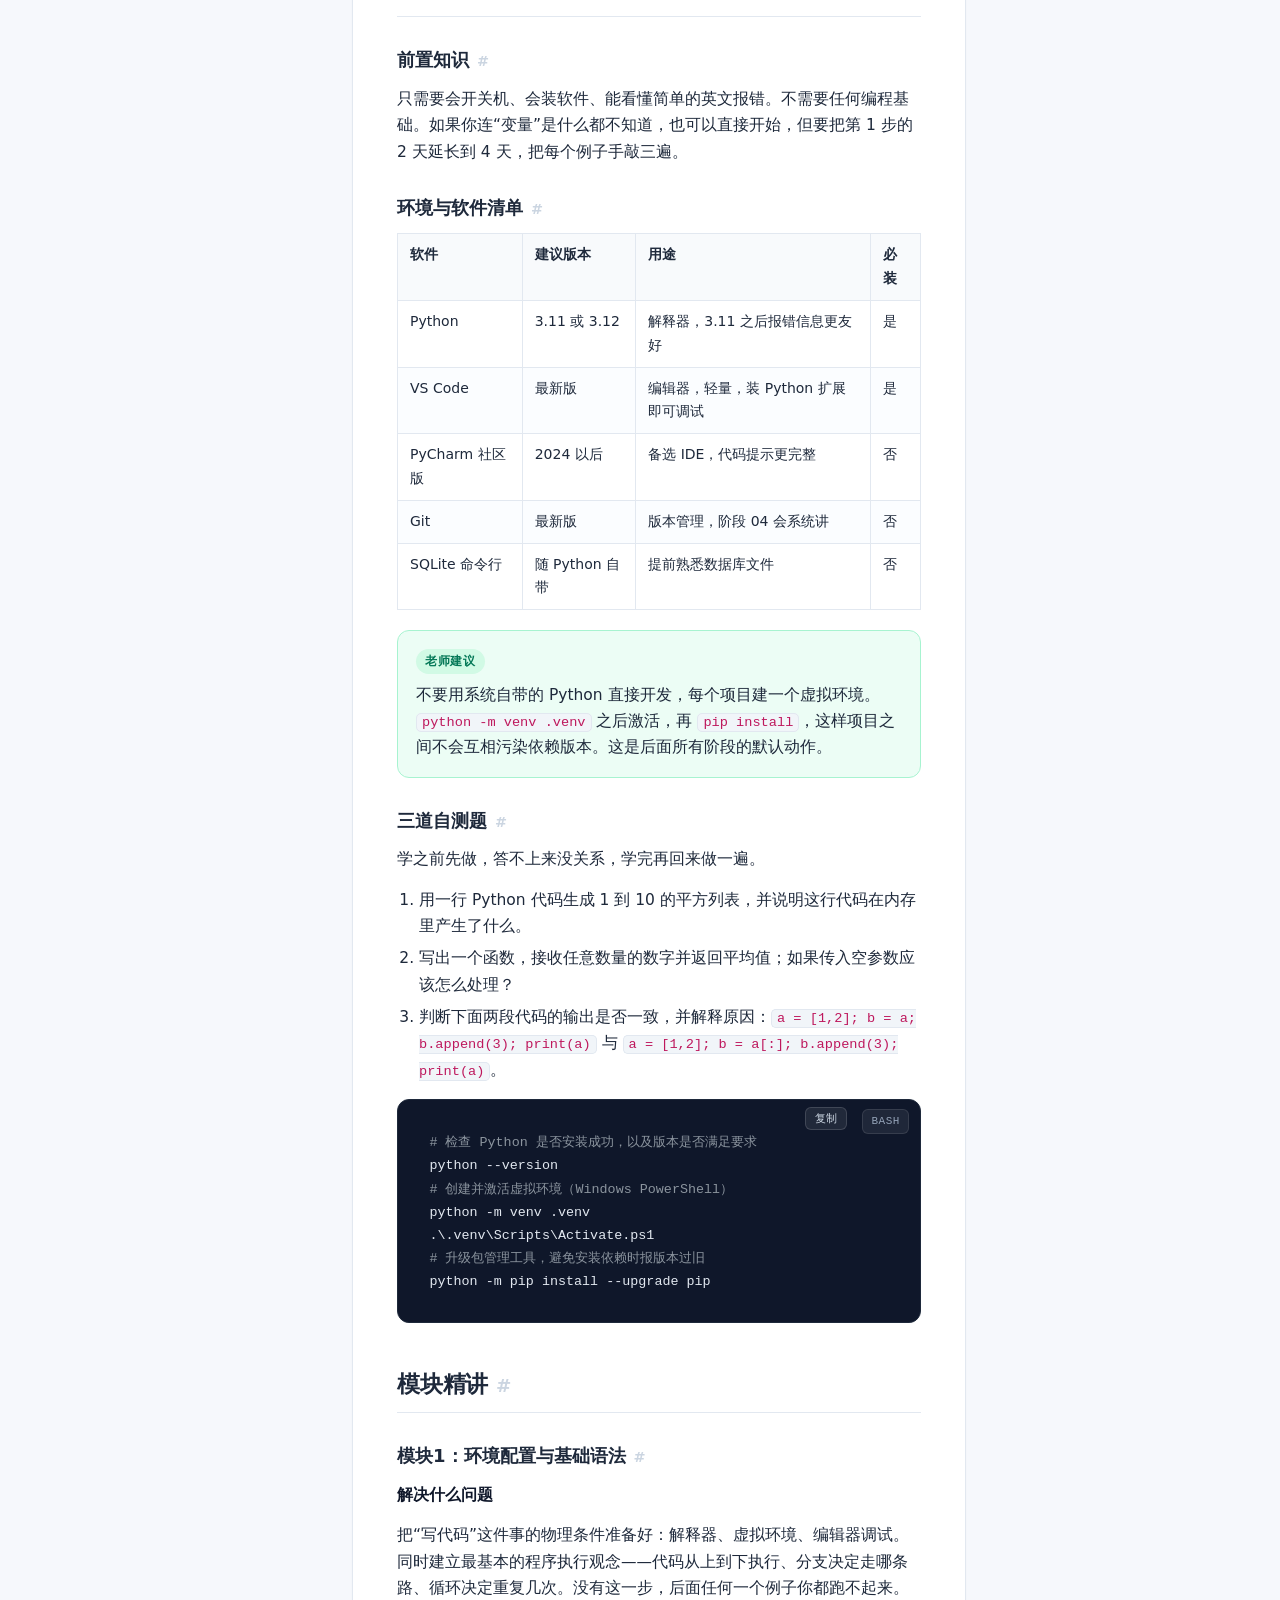
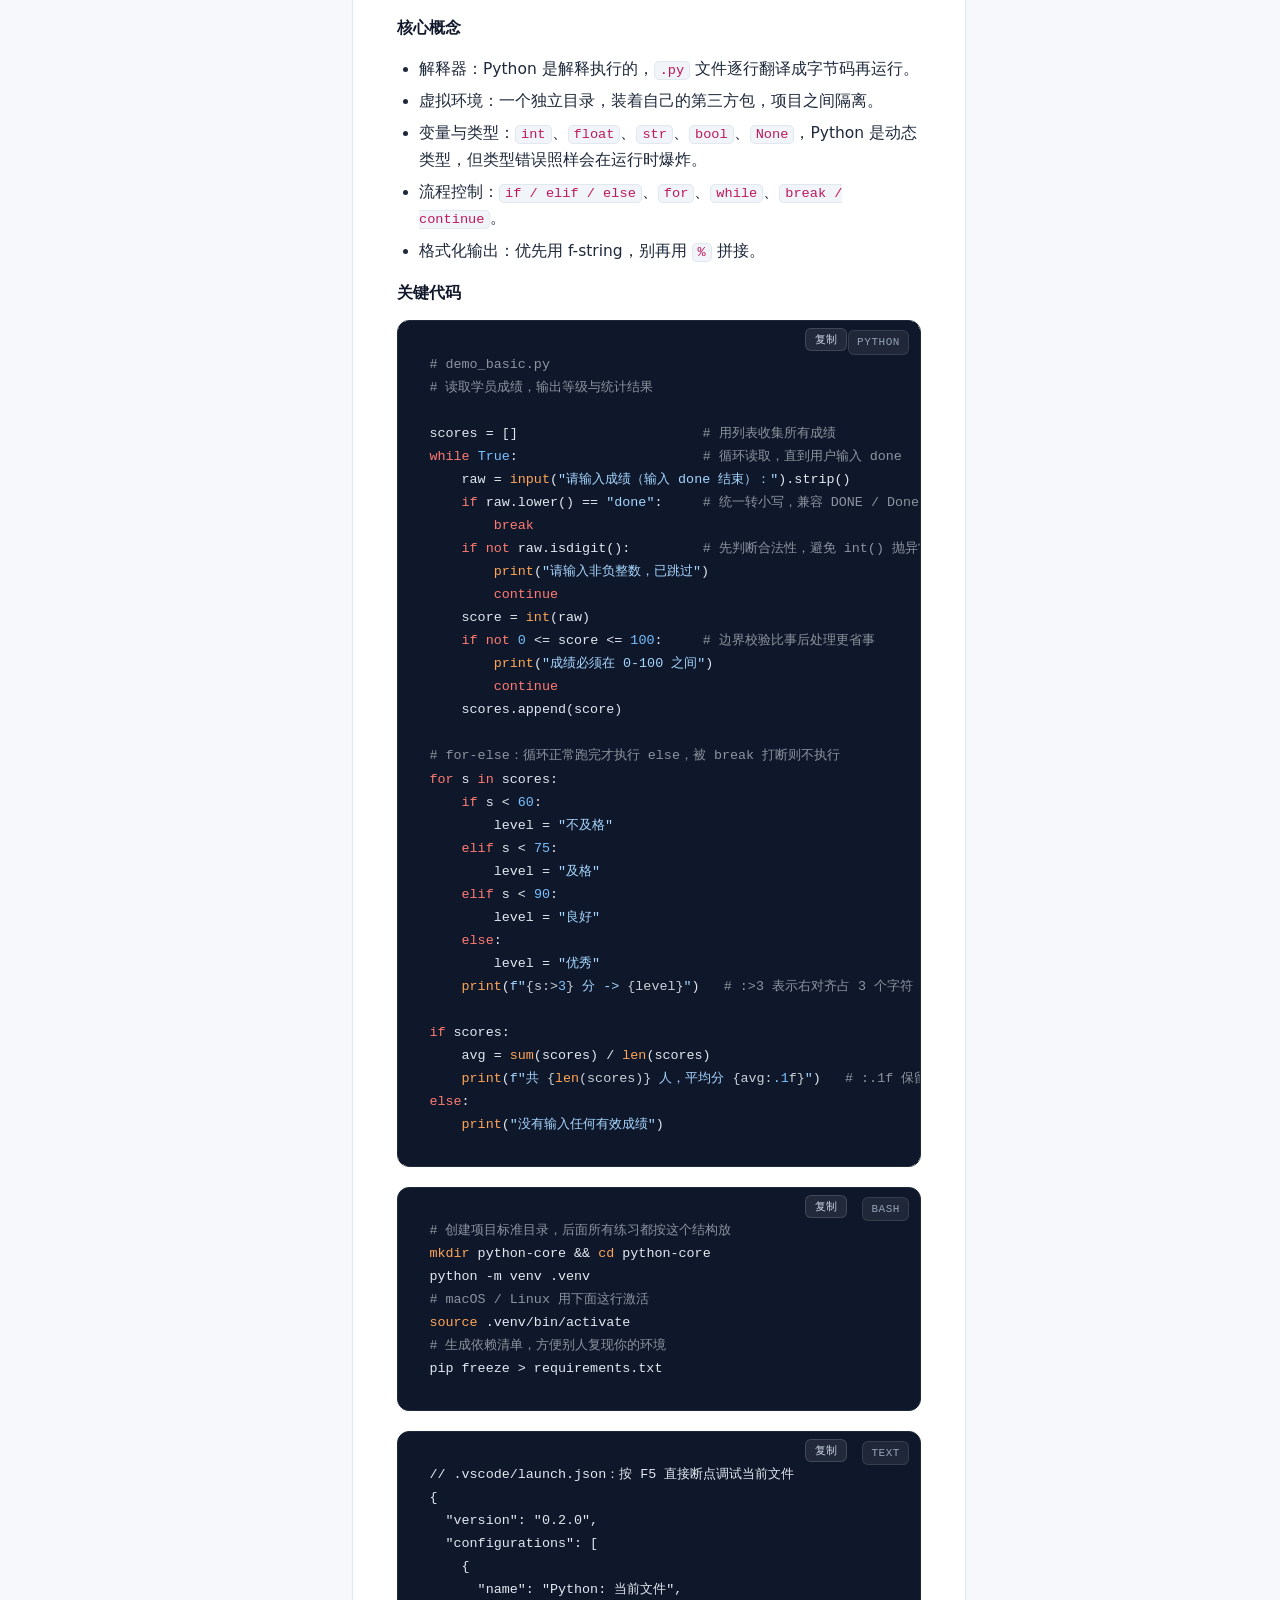
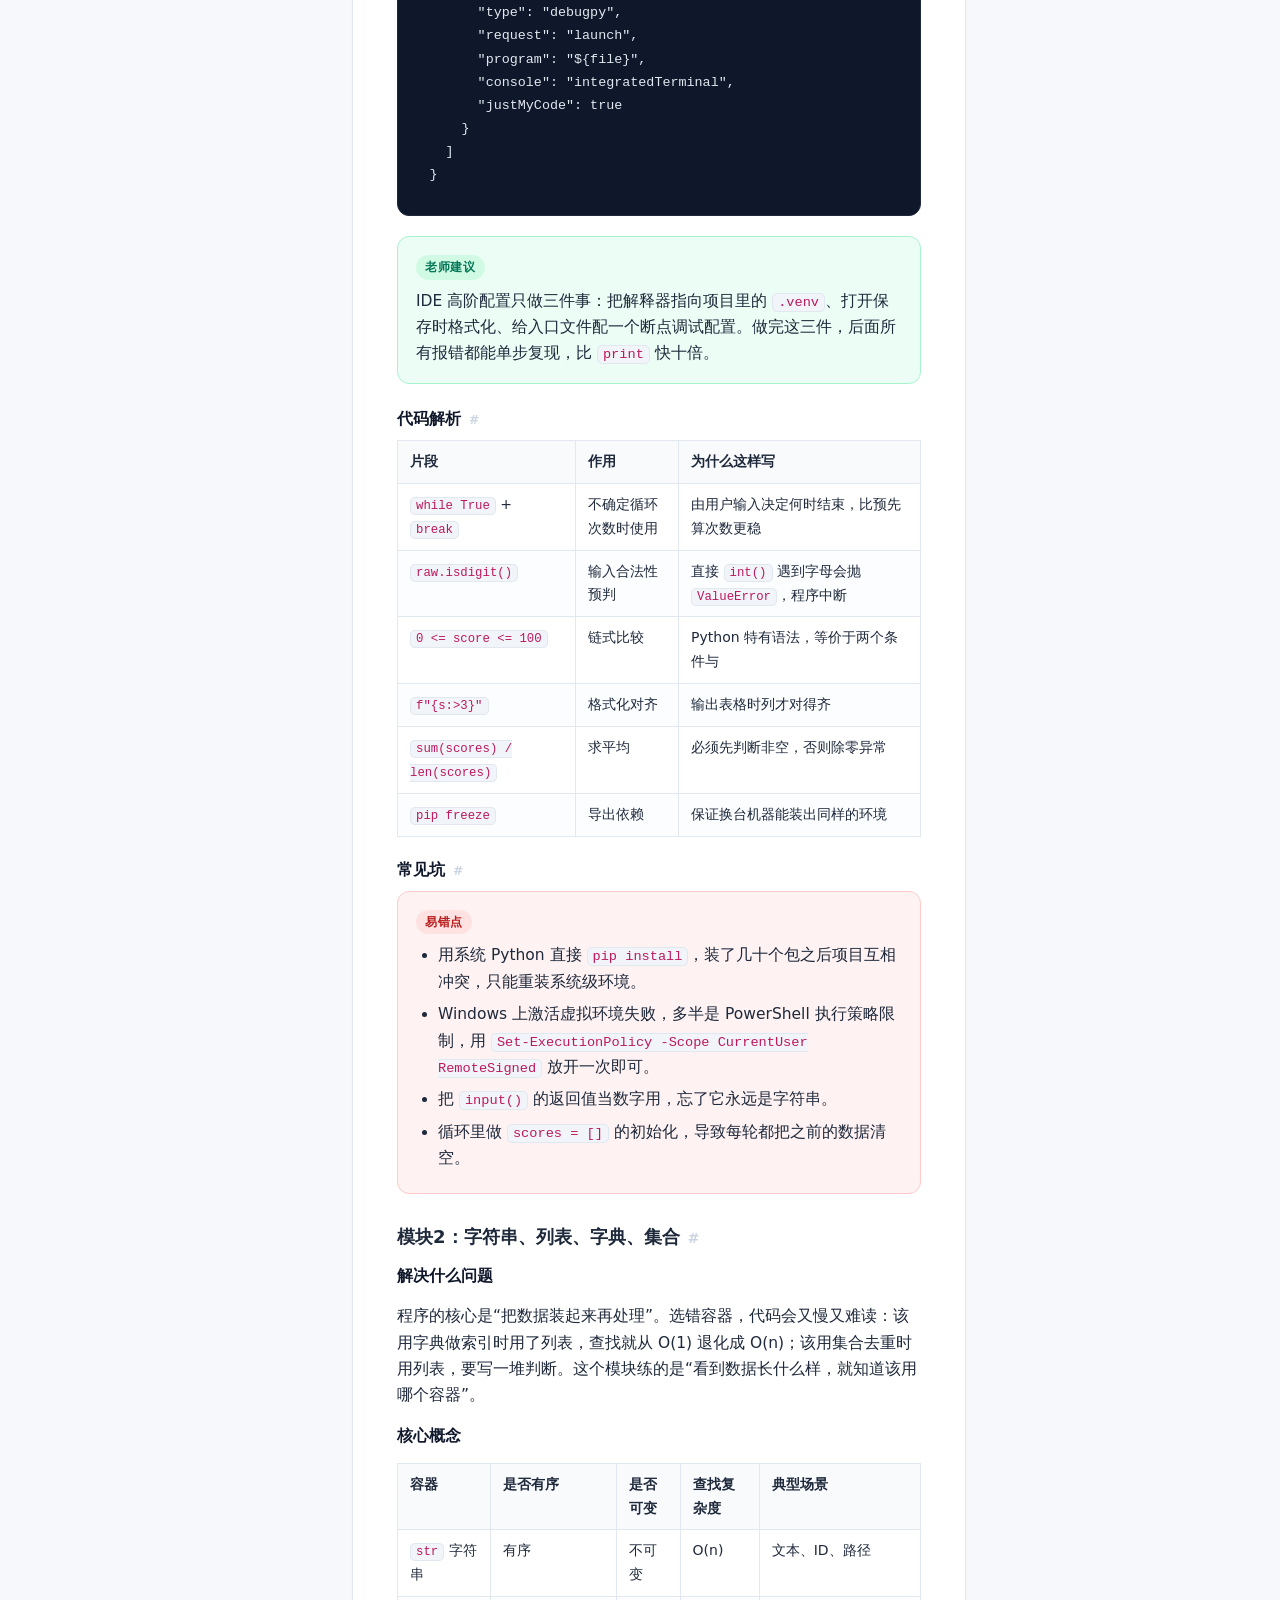
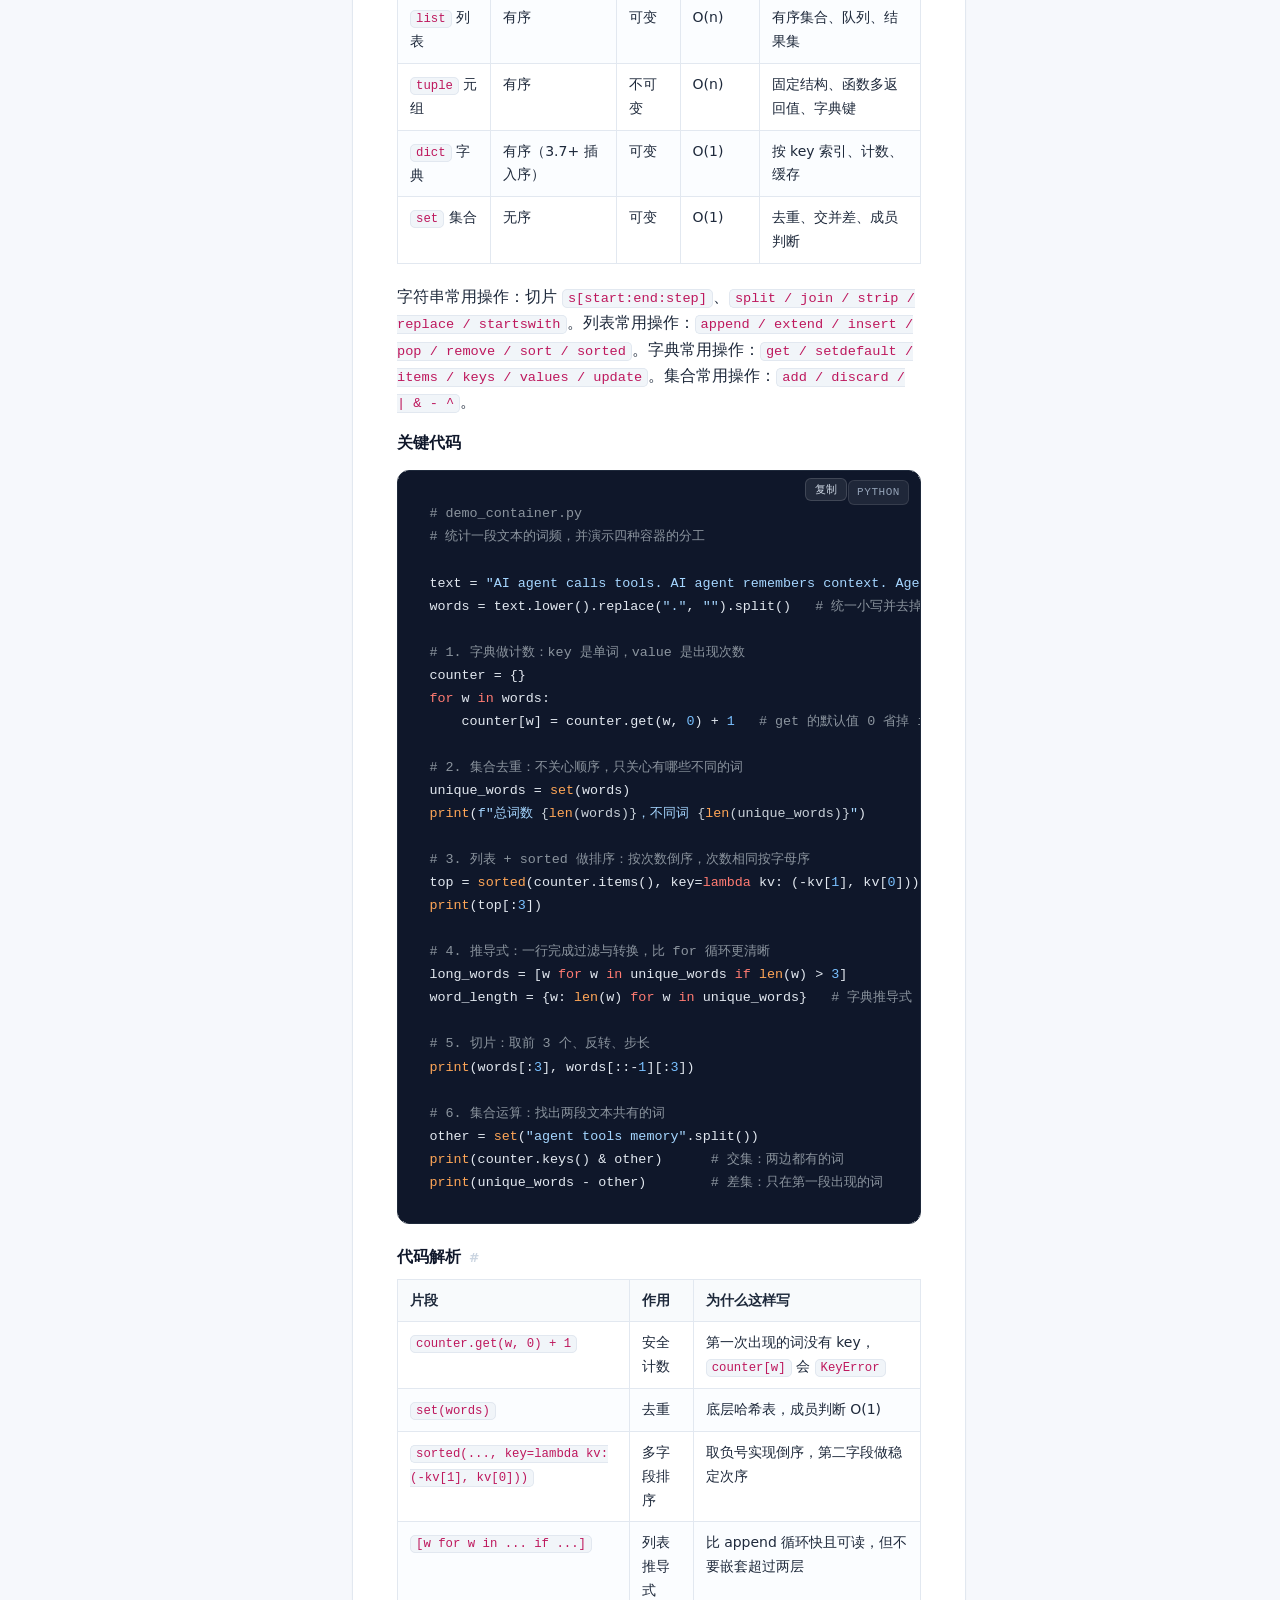
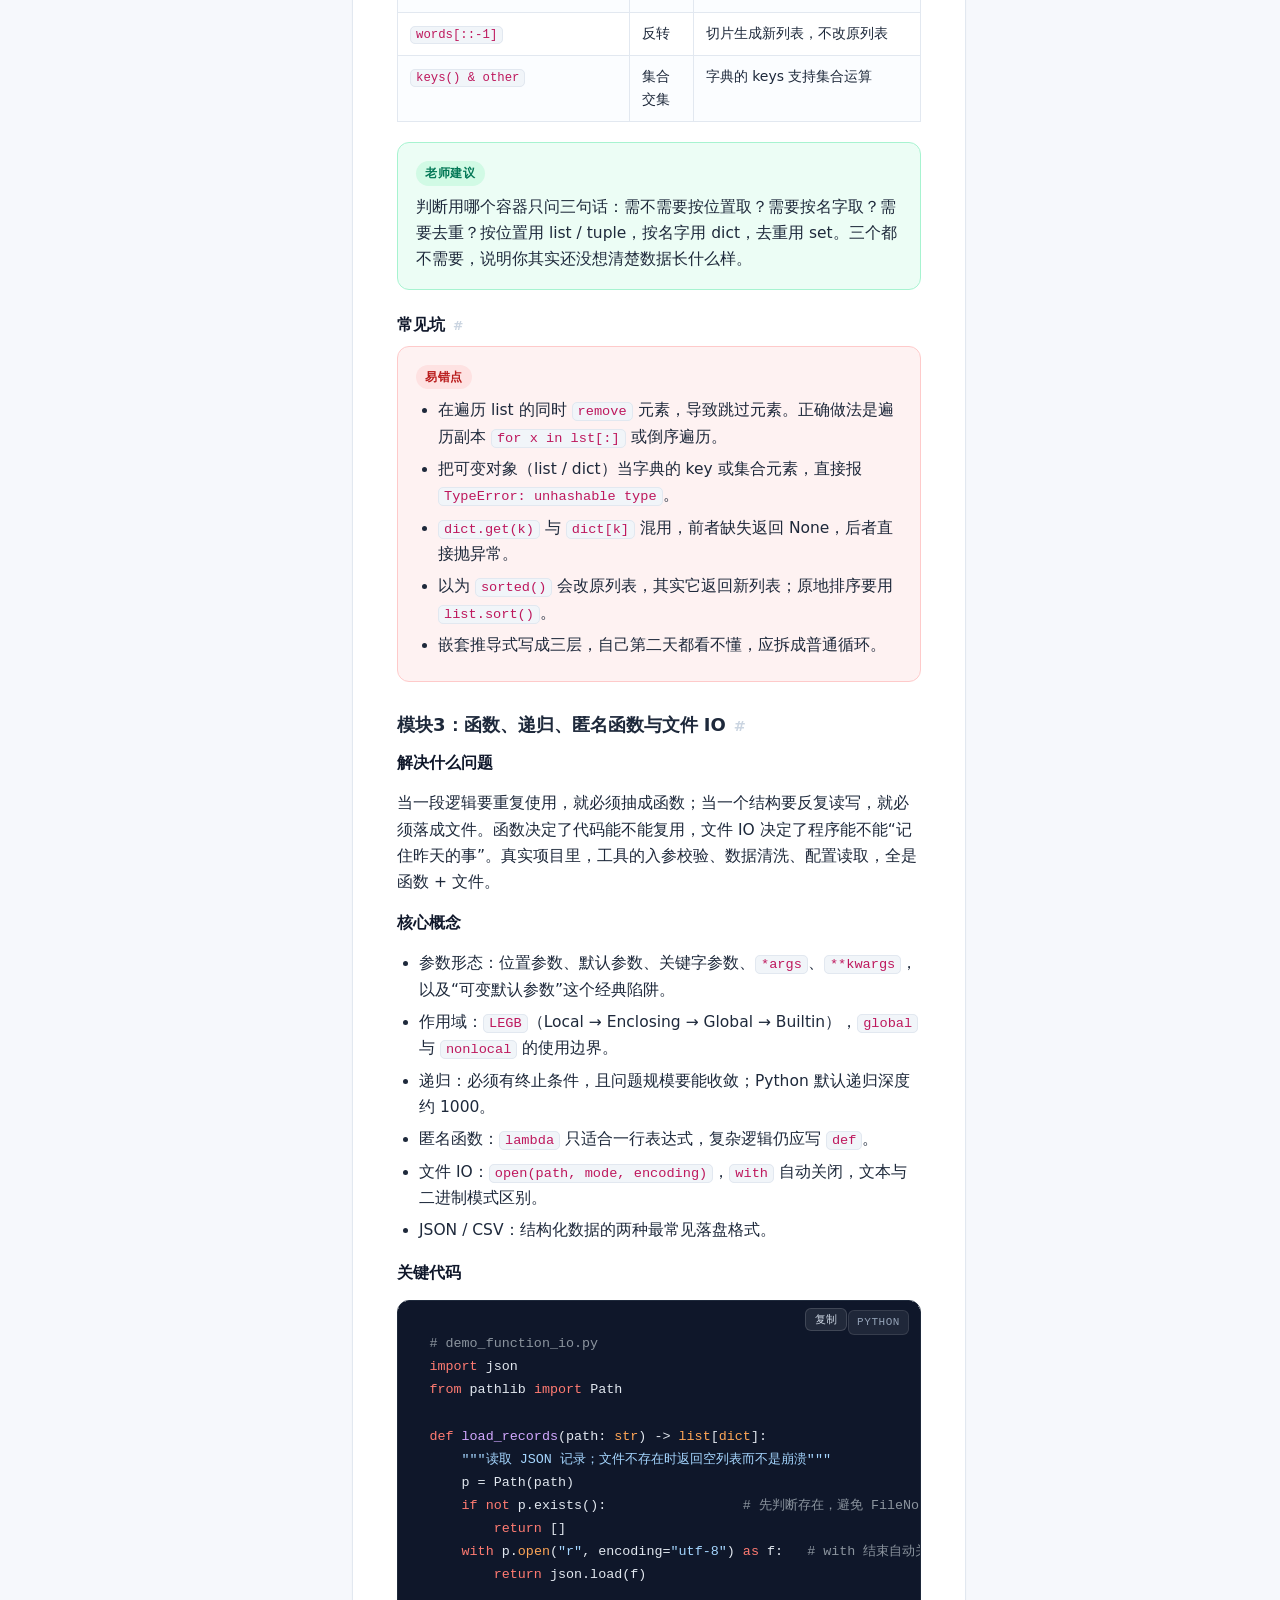
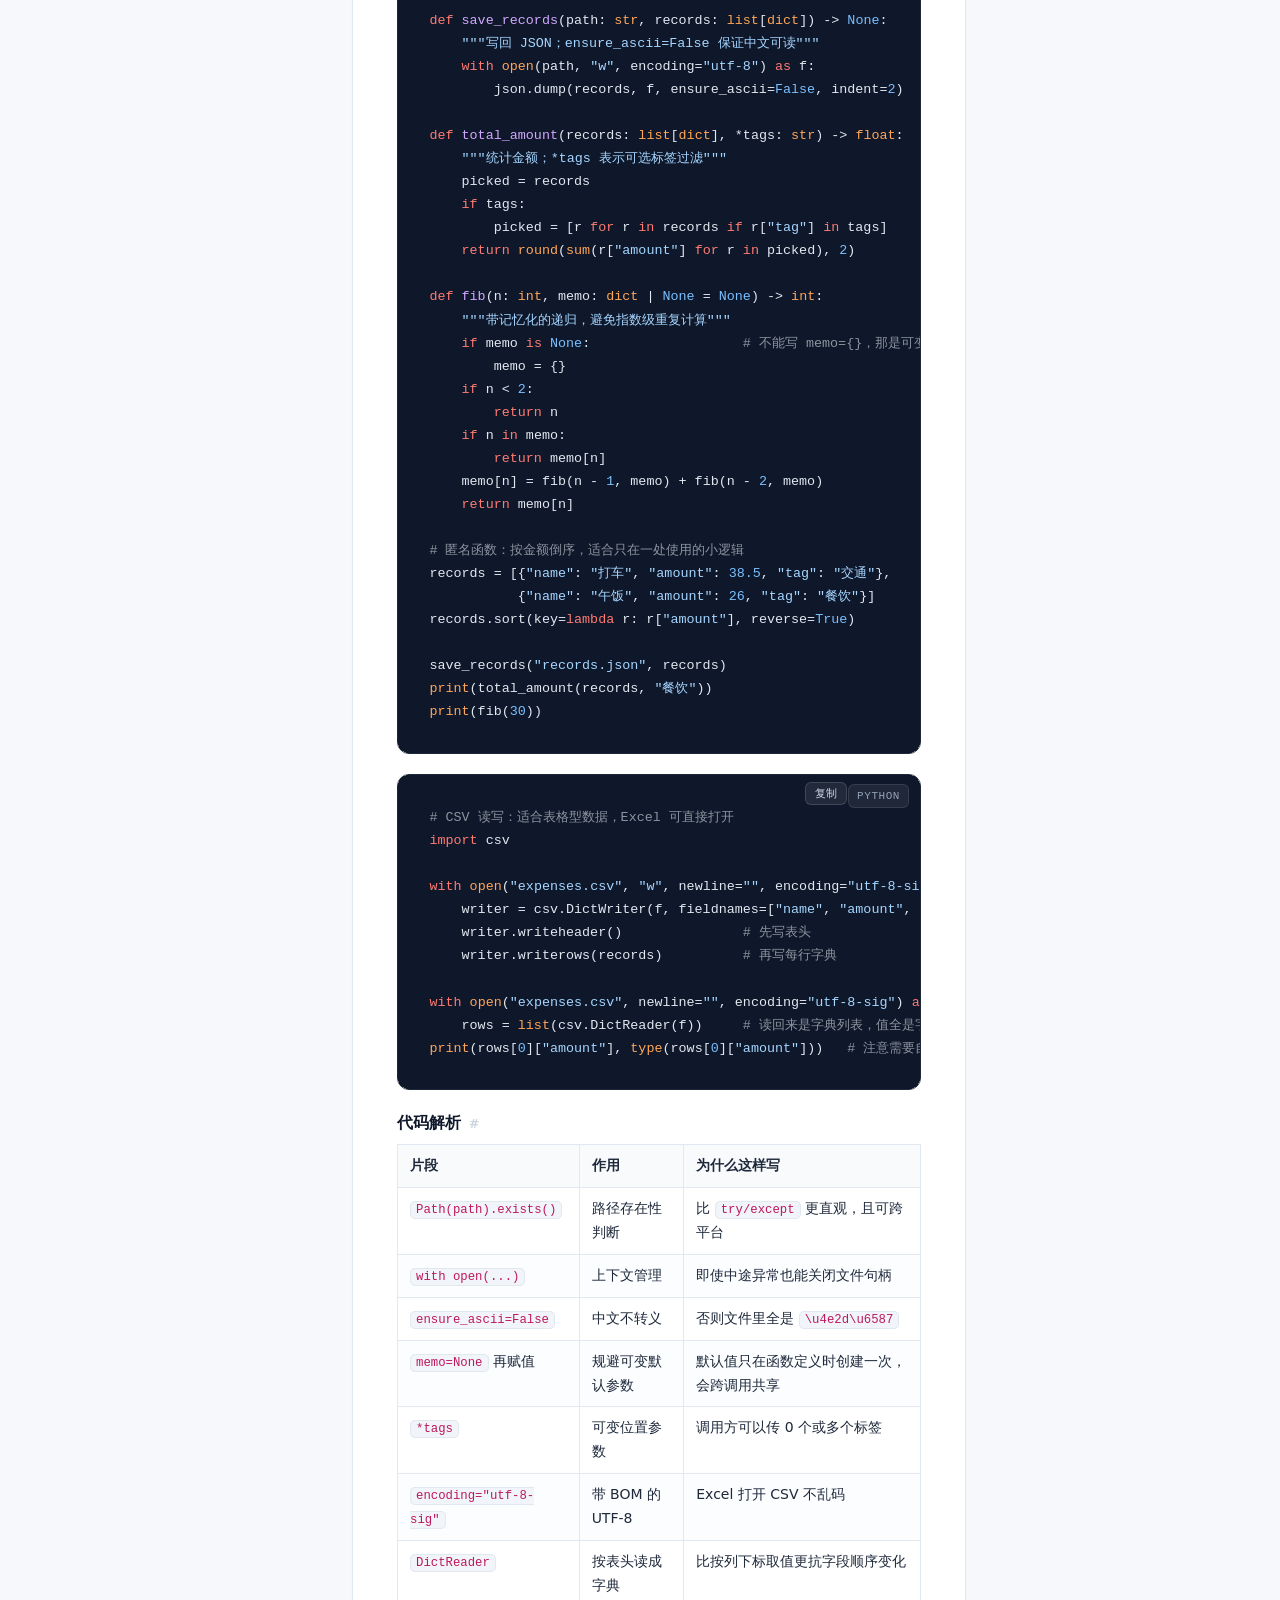
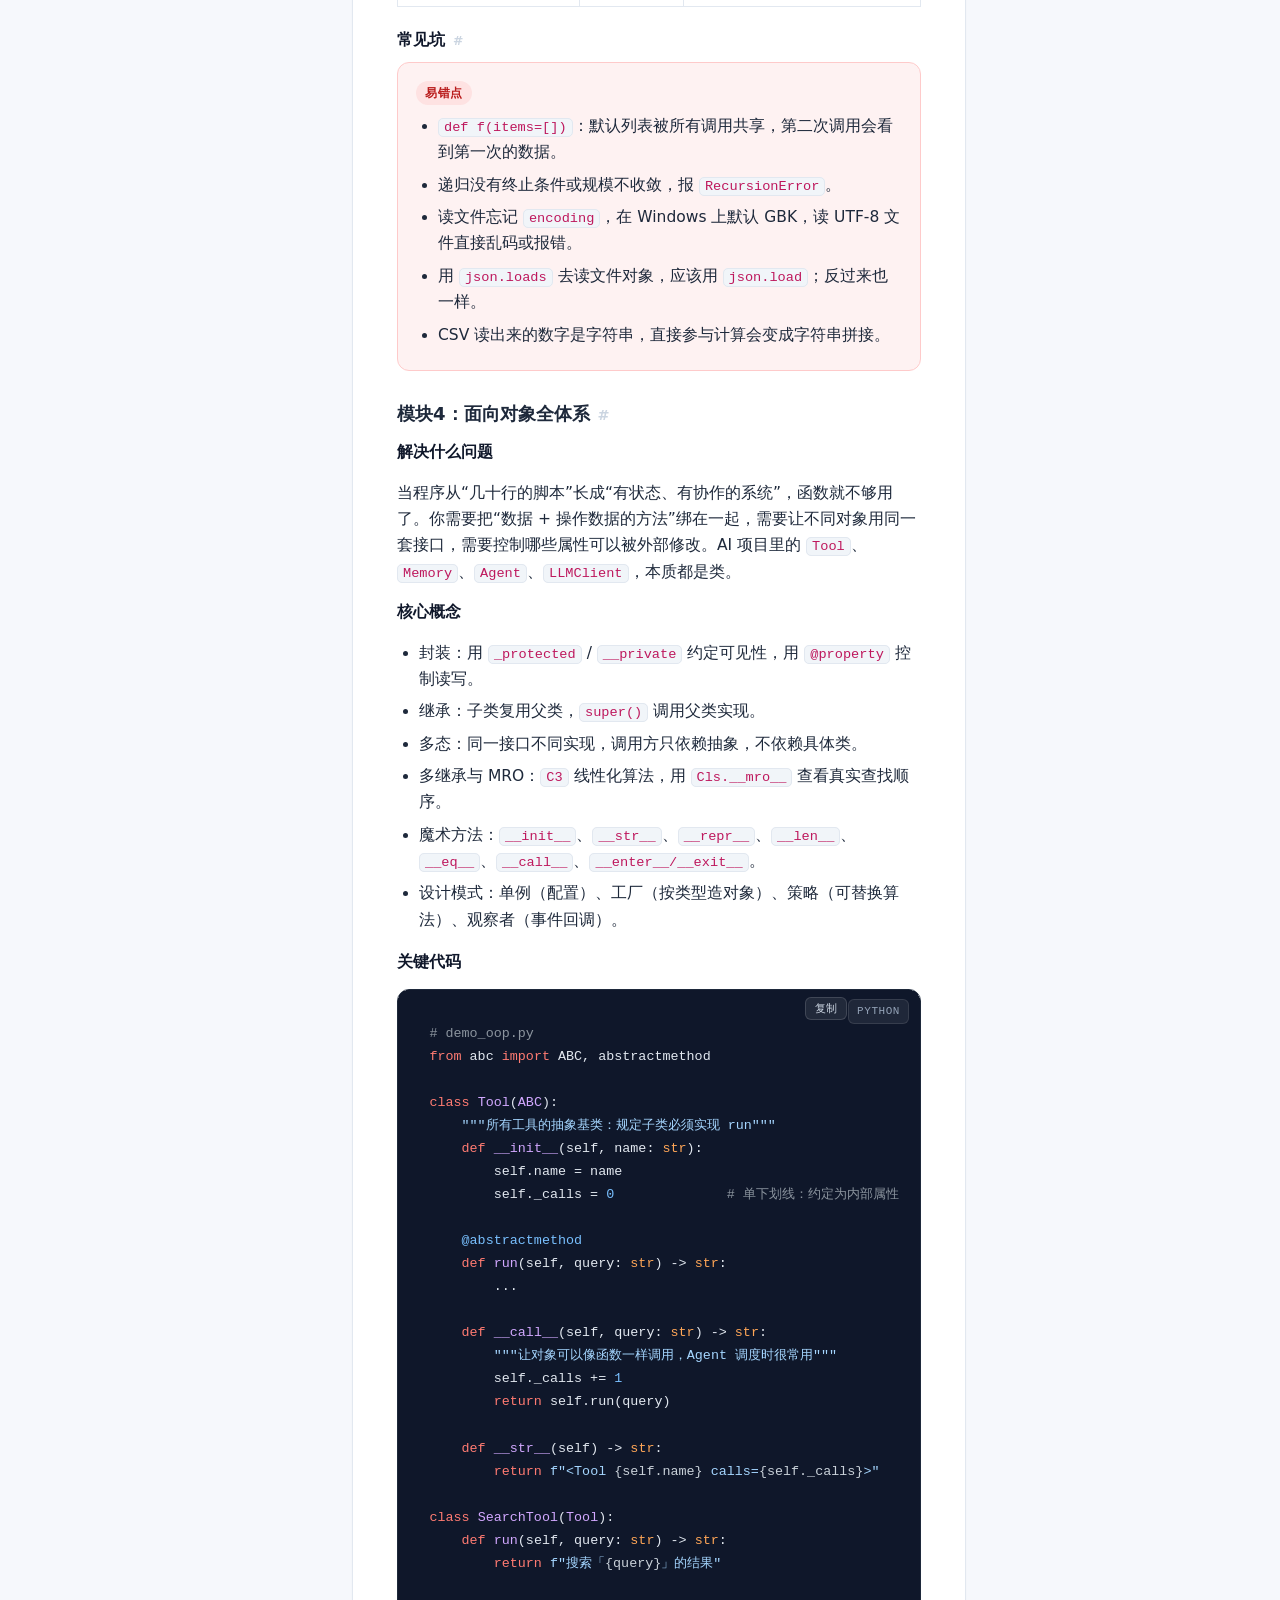
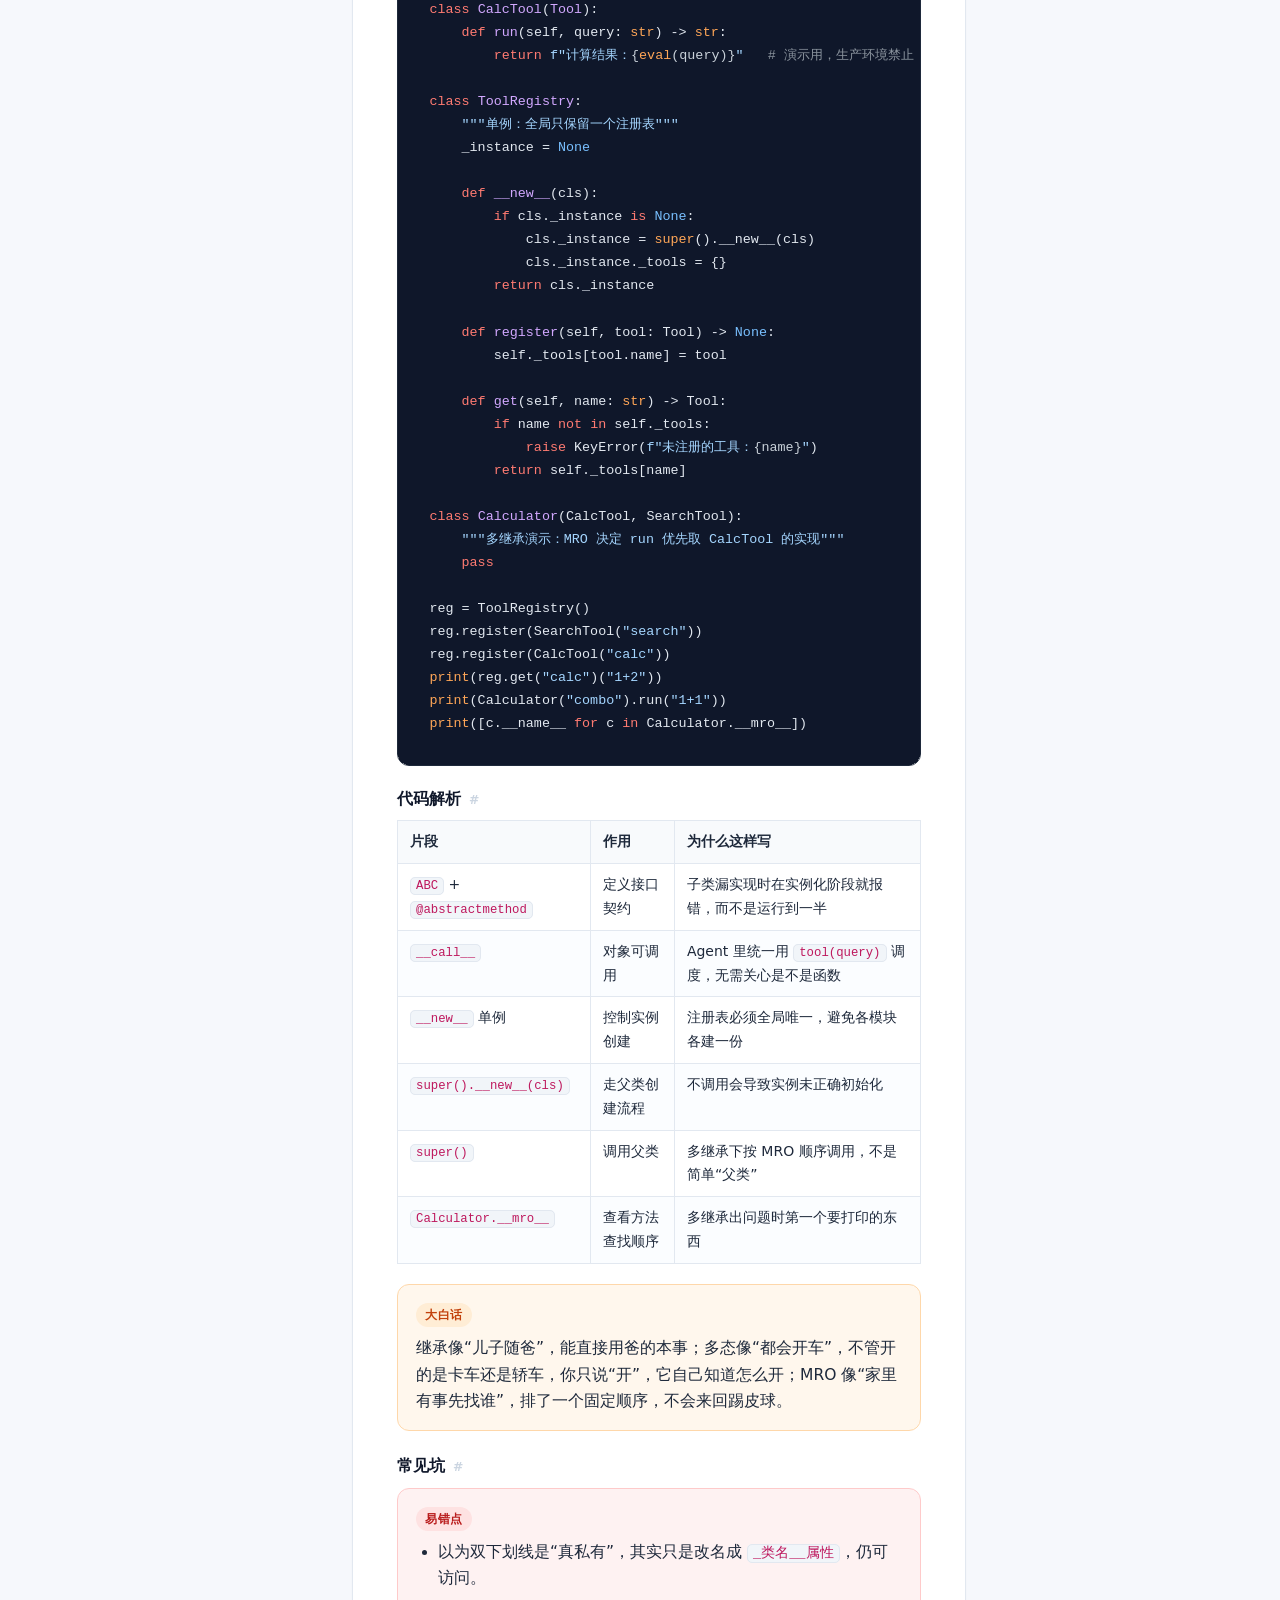
<file: stage.html>
<!DOCTYPE html>
<html lang="zh-CN">
<head>
<meta charset="UTF-8" />
<meta name="viewport" content="width=device-width, initial-scale=1.0, viewport-fit=cover" />
<title>阶段详情 · AI Agent 全能开发实战</title>
<meta name="description" content="AI 全能开发课程阶段详情：模块拆解、教学路径、核心代码解析、大白话讲解、疑难点分级与阶段项目验收。" />
<link rel="stylesheet" href="assets/css/style.css" />
<link rel="stylesheet" href="assets/vendor/github-dark.min.css" />
</head>
<body data-page="stage" id="top">
<header id="topbar" class="topbar"></header>

<div class="container">
  <div class="reader">
    <aside class="side-panel course-panel">
      <h5>课程阶段</h5>
      <ul id="side-stage" class="side-course"></ul>
    </aside>

    <main class="doc">
      <div id="stage-head" class="doc-head"></div>

      <div class="mindmap-box">
        <div style="font-size:13px;font-weight:700;color:#475569;margin-bottom:10px">
          本阶段知识点思维导图（点击节点可直接跳转）
        </div>
        <div id="stage-mindmap"></div>
      </div>

      <article id="stage-prose" class="prose">
        <div class="loading"><div class="spinner"></div>正在加载阶段内容…</div>
      </article>

      <div id="stage-pager" class="pager"></div>
    </main>

    <aside class="side-panel toc-panel">
      <h5>本页目录</h5>
      <ul id="stage-toc" class="toc"></ul>
    </aside>
  </div>
</div>

<footer class="footer">
  <div class="container">
    <div><strong style="color:#fff">AI Agent 全能开发实战</strong><br /><small>把大纲变成可执行的学习计划</small></div>
    <div><a href="index.html">首页</a> · <a href="syllabus.html">课程大纲</a> · <a href="chapters.html">专题精讲</a></div>
  </div>
</footer>

<script src="assets/vendor/marked.min.js"></script>
<script src="assets/vendor/highlight.min.js"></script>
<script src="assets/js/app.js"></script>
</body>
</html>
</file>
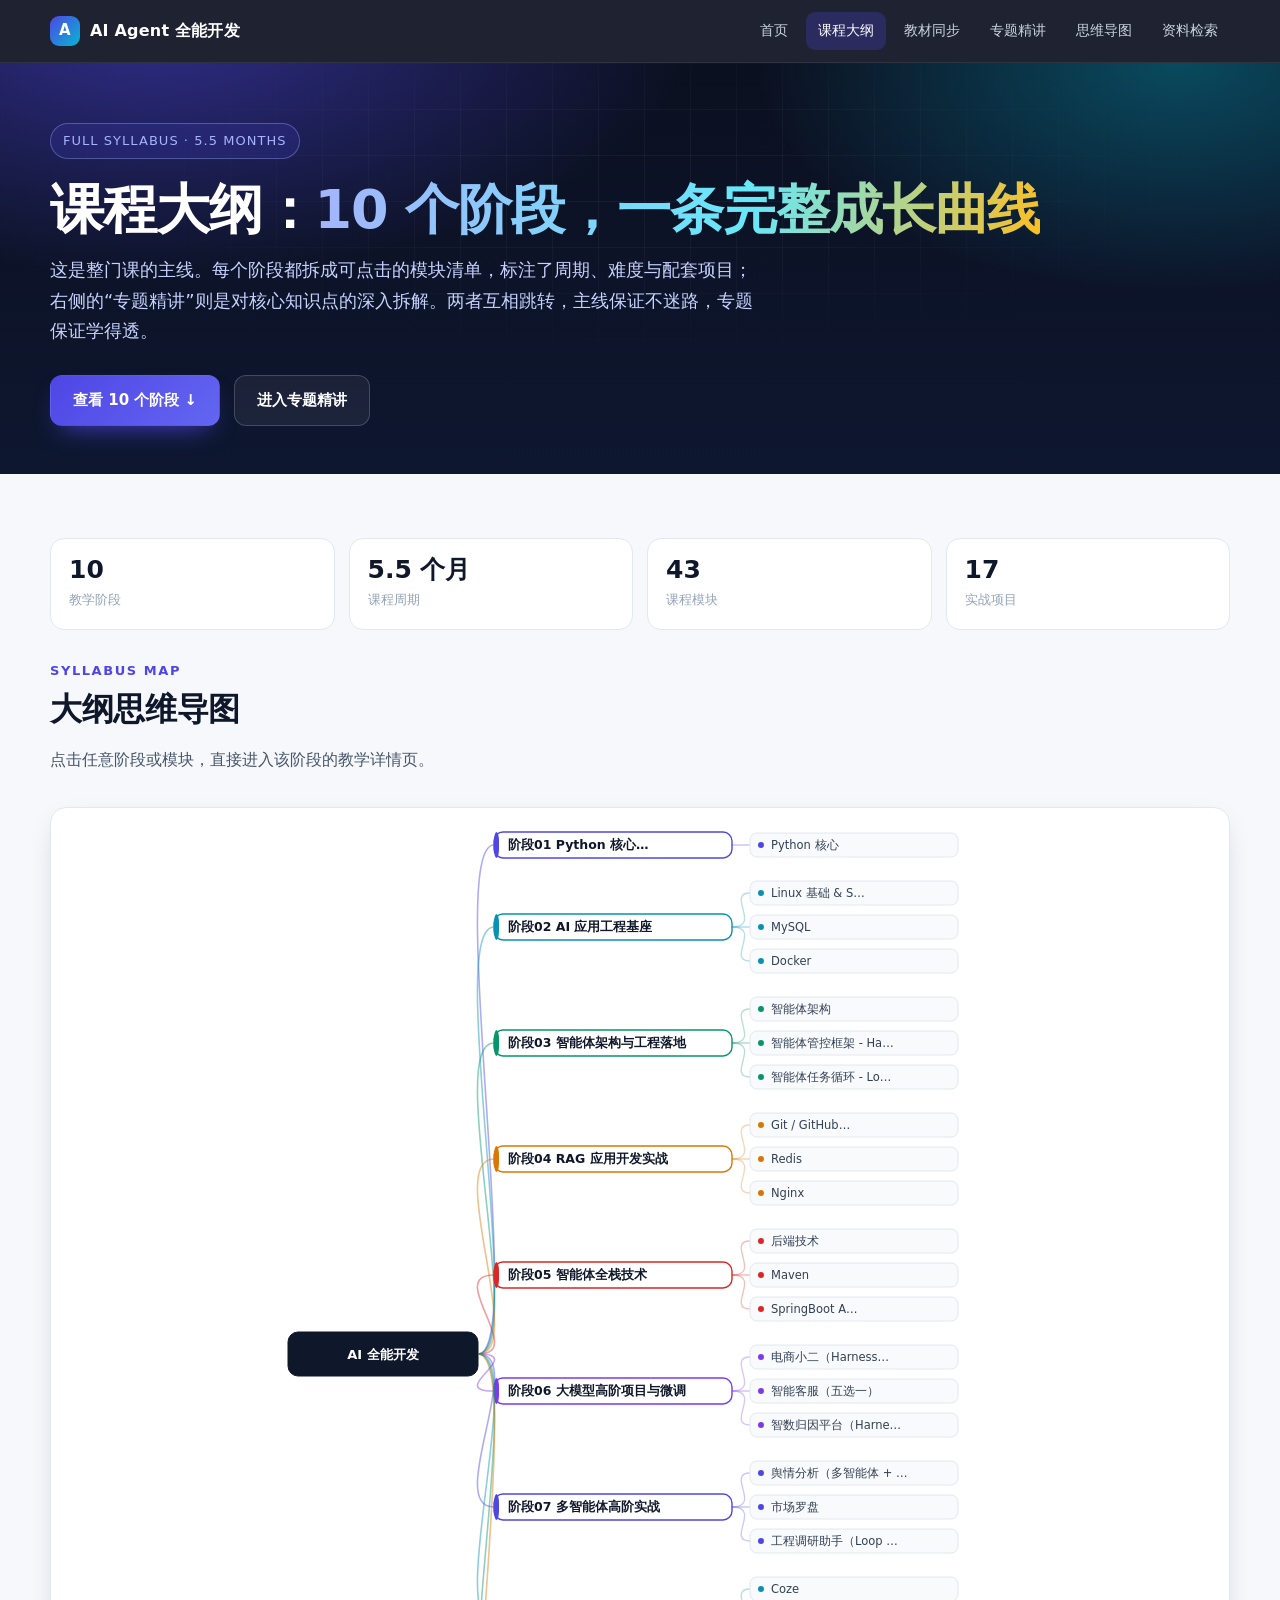
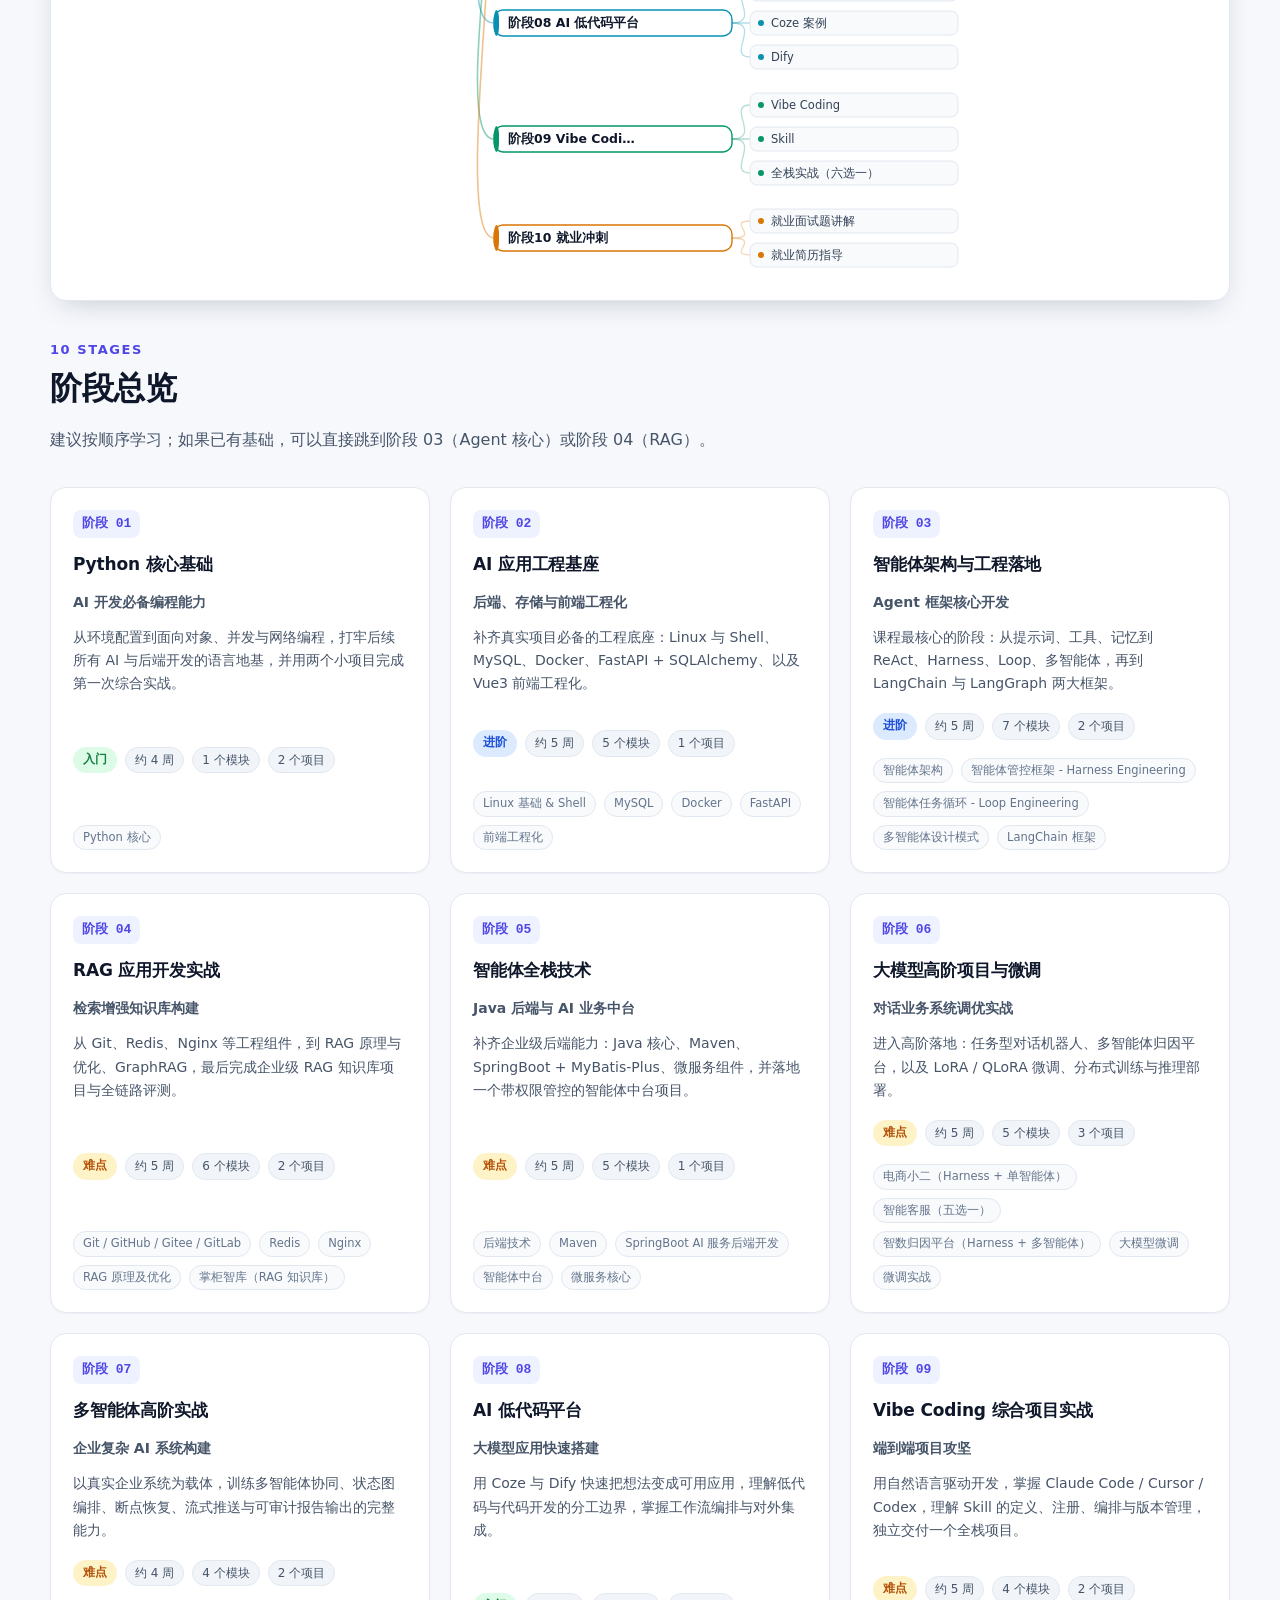
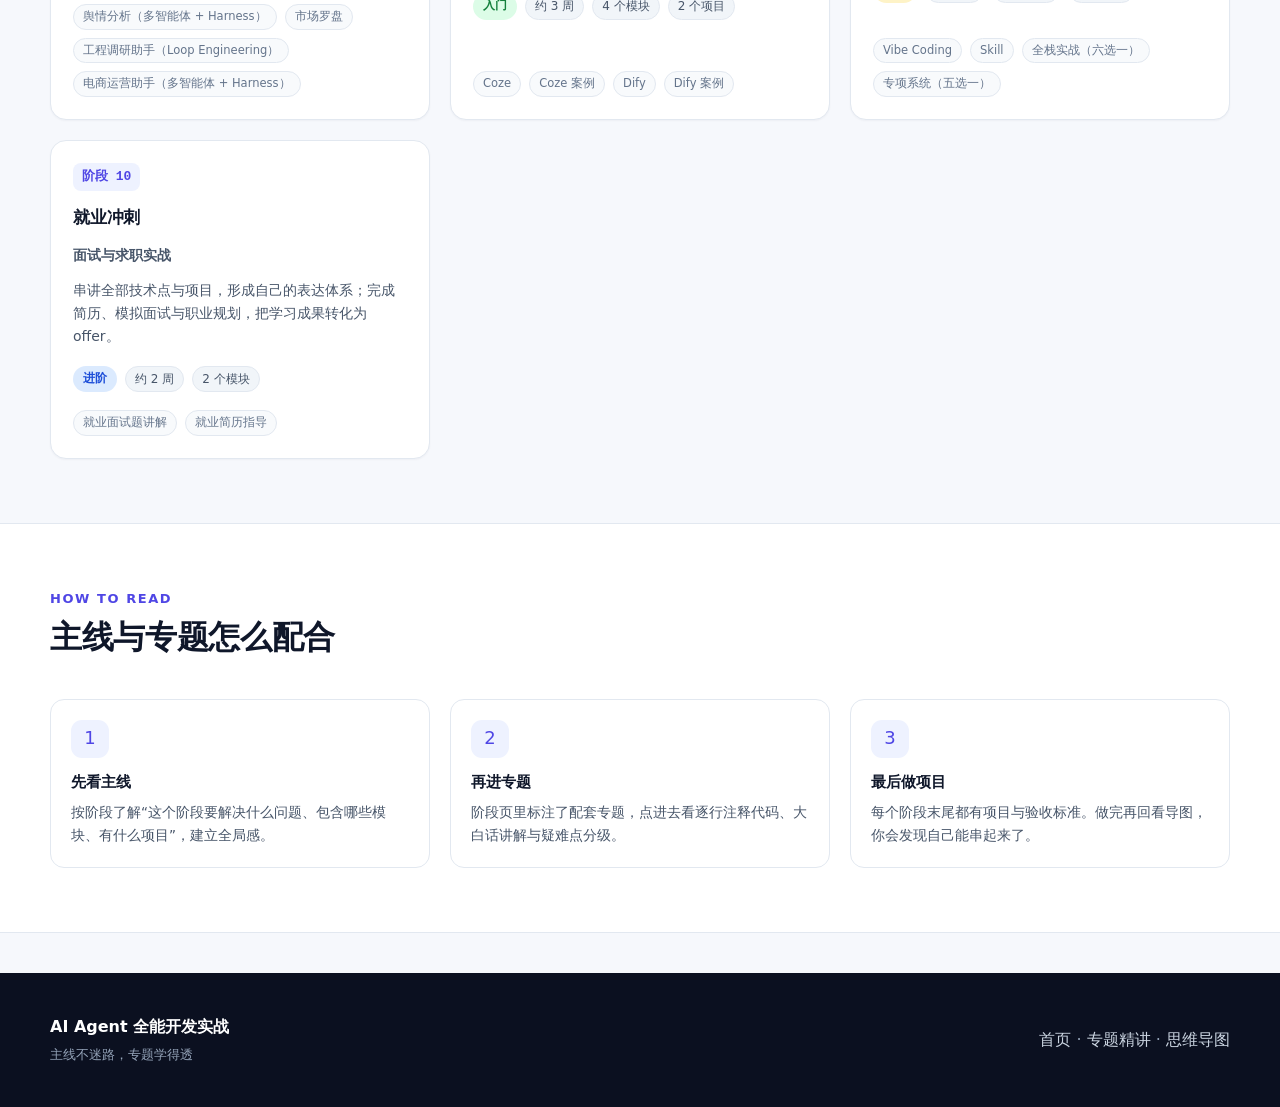
<file: syllabus.html>
<!DOCTYPE html>
<html lang="zh-CN">
<head>
<meta charset="UTF-8" />
<meta name="viewport" content="width=device-width, initial-scale=1.0, viewport-fit=cover" />
<title>课程大纲 · AI Agent 全能开发实战</title>
<meta name="description" content="尚硅谷 AI 全能开发课程大纲：10 个阶段、18 个企业级项目，从 Python 基础到多智能体与就业冲刺。" />
<link rel="stylesheet" href="assets/css/style.css" />
</head>
<body data-page="syllabus">
<header id="topbar" class="topbar"></header>

<section class="hero" style="padding:60px 0 48px">
  <div class="container">
    <span class="eyebrow">Full Syllabus · 5.5 Months</span>
    <h1>课程大纲：<span class="grad">10 个阶段，一条完整成长曲线</span></h1>
    <p class="lead">
      这是整门课的主线。每个阶段都拆成可点击的模块清单，标注了周期、难度与配套项目；
      右侧的“专题精讲”则是对核心知识点的深入拆解。两者互相跳转，主线保证不迷路，专题保证学得透。
    </p>
    <div class="hero-actions">
      <a class="btn btn-primary" href="#stage-list">查看 10 个阶段 ↓</a>
      <a class="btn btn-ghost" href="chapters.html">进入专题精讲</a>
    </div>
  </div>
</section>

<section class="section">
  <div class="container">
    <div class="stage-stats" id="syllabus-stats"></div>

    <div class="section-head">
      <div class="kicker">Syllabus map</div>
      <h2>大纲思维导图</h2>
      <p>点击任意阶段或模块，直接进入该阶段的教学详情页。</p>
    </div>
    <div class="mm-canvas" style="margin-bottom:38px">
      <div id="syllabus-mindmap">
        <div class="loading"><div class="spinner"></div>正在生成大纲导图…</div>
      </div>
    </div>

    <div class="section-head">
      <div class="kicker">10 stages</div>
      <h2>阶段总览</h2>
      <p>建议按顺序学习；如果已有基础，可以直接跳到阶段 03（Agent 核心）或阶段 04（RAG）。</p>
    </div>
    <div id="stage-list" class="grid cols-3">
      <div class="loading"><div class="spinner"></div>正在加载阶段…</div>
    </div>
  </div>
</section>

<section class="section" style="background:#fff;border-block:1px solid var(--line)">
  <div class="container">
    <div class="section-head">
      <div class="kicker">How to read</div>
      <h2>主线与专题怎么配合</h2>
    </div>
    <div class="grid cols-3">
      <div class="feature"><div class="ic">1</div><h4>先看主线</h4><p>按阶段了解“这个阶段要解决什么问题、包含哪些模块、有什么项目”，建立全局感。</p></div>
      <div class="feature"><div class="ic">2</div><h4>再进专题</h4><p>阶段页里标注了配套专题，点进去看逐行注释代码、大白话讲解与疑难点分级。</p></div>
      <div class="feature"><div class="ic">3</div><h4>最后做项目</h4><p>每个阶段末尾都有项目与验收标准。做完再回看导图，你会发现自己能串起来了。</p></div>
    </div>
  </div>
</section>

<footer class="footer">
  <div class="container">
    <div><strong style="color:#fff">AI Agent 全能开发实战</strong><br /><small>主线不迷路，专题学得透</small></div>
    <div><a href="index.html">首页</a> · <a href="chapters.html">专题精讲</a> · <a href="mindmap.html">思维导图</a></div>
  </div>
</footer>

<script src="assets/vendor/marked.min.js"></script>
<script src="assets/js/app.js"></script>
</body>
</html>
</file>
<file: assets/css/style.css>
/* ===== 设计变量 ===== */
:root {
  --bg: #0b1020;
  --bg-soft: #111a33;
  --panel: #ffffff;
  --ink: #0f172a;
  --ink-soft: #475569;
  --ink-mute: #94a3b8;
  --line: #e2e8f0;
  --brand: #4f46e5;
  --brand-2: #06b6d4;
  --accent: #f59e0b;
  --ok: #10b981;
  --bad: #ef4444;
  --radius: 16px;
  --shadow: 0 10px 30px -12px rgba(15, 23, 42, 0.25);
  --shadow-lg: 0 24px 60px -24px rgba(15, 23, 42, 0.35);
  --maxw: 1180px;
  --font: "Inter", "PingFang SC", "Microsoft YaHei", system-ui, -apple-system, sans-serif;
  --mono: "JetBrains Mono", "Cascadia Code", Consolas, "Courier New", monospace;
}

* { box-sizing: border-box; }

html { scroll-behavior: smooth; }

body {
  margin: 0;
  font-family: var(--font);
  color: var(--ink);
  background: #f6f8fc;
  line-height: 1.7;
  -webkit-font-smoothing: antialiased;
}

a { color: var(--brand); text-decoration: none; }
a:hover { text-decoration: underline; }

.container { width: min(100% - 40px, var(--maxw)); margin-inline: auto; }

/* ===== 顶部导航 ===== */
.topbar {
  position: sticky; top: 0; z-index: 50;
  background: rgba(11, 16, 32, 0.92);
  backdrop-filter: blur(12px);
  border-bottom: 1px solid rgba(255, 255, 255, 0.08);
}
.topbar .container { display: flex; align-items: center; gap: 24px; height: 62px; }
.brand { display: flex; align-items: center; gap: 10px; color: #fff; font-weight: 700; letter-spacing: .2px; }
.brand:hover { text-decoration: none; }
.brand-mark {
  width: 30px; height: 30px; border-radius: 9px;
  background: linear-gradient(135deg, var(--brand), var(--brand-2));
  display: grid; place-items: center; color: #fff; font-size: 15px; font-weight: 800;
}
.nav-links { display: flex; gap: 6px; margin-left: auto; flex-wrap: wrap; }
.nav-links a {
  color: #cbd5e1; font-size: 14px; padding: 7px 12px; border-radius: 9px;
}
.nav-links a:hover { background: rgba(255,255,255,.08); color: #fff; text-decoration: none; }
.nav-links a.active { background: rgba(79, 70, 229, .25); color: #fff; }

/* ===== 首页 Hero ===== */
.hero {
  position: relative; overflow: hidden;
  background:
    radial-gradient(900px 420px at 12% -10%, rgba(79,70,229,.55), transparent 60%),
    radial-gradient(700px 380px at 92% 0%, rgba(6,182,212,.35), transparent 60%),
    linear-gradient(180deg, #0b1020, #0e1730);
  color: #fff;
  padding: 76px 0 64px;
}
.hero::after {
  content: ""; position: absolute; inset: 0;
  background-image: linear-gradient(rgba(255,255,255,.045) 1px, transparent 1px),
    linear-gradient(90deg, rgba(255,255,255,.045) 1px, transparent 1px);
  background-size: 46px 46px;
  mask-image: radial-gradient(60% 60% at 50% 30%, #000 20%, transparent 75%);
  pointer-events: none;
}
.hero .container { position: relative; z-index: 1; }
.eyebrow {
  display: inline-flex; align-items: center; gap: 8px;
  font-size: 13px; color: #a5b4fc; letter-spacing: .08em; text-transform: uppercase;
  border: 1px solid rgba(165,180,252,.35); padding: 6px 12px; border-radius: 999px;
  background: rgba(79,70,229,.16);
}
.hero h1 { font-size: clamp(30px, 4.6vw, 54px); line-height: 1.15; margin: 20px 0 14px; letter-spacing: -.02em; }
.hero h1 .grad { background: linear-gradient(100deg, #a5b4fc, #67e8f9 60%, #fbbf24); -webkit-background-clip: text; background-clip: text; color: transparent; }
.hero p.lead { color: #c7d2fe; font-size: clamp(15px, 1.5vw, 18px); max-width: 720px; margin: 0 0 28px; }
.hero-actions { display: flex; gap: 14px; flex-wrap: wrap; }
.btn {
  display: inline-flex; align-items: center; gap: 8px;
  padding: 12px 22px; border-radius: 12px; font-weight: 600; font-size: 15px;
  border: 1px solid transparent; cursor: pointer; transition: transform .15s ease, box-shadow .15s ease;
}
.btn:hover { text-decoration: none; transform: translateY(-1px); }
.btn-primary { background: linear-gradient(135deg, var(--brand), #6366f1); color: #fff; box-shadow: 0 12px 26px -12px rgba(79,70,229,.9); }
.btn-ghost { background: rgba(255,255,255,.06); color: #fff; border-color: rgba(255,255,255,.18); }
.btn-ghost:hover { background: rgba(255,255,255,.12); }

.hero-stats { display: grid; grid-template-columns: repeat(4, 1fr); gap: 14px; margin-top: 46px; }
.stat {
  background: rgba(255,255,255,.055); border: 1px solid rgba(255,255,255,.1);
  border-radius: 14px; padding: 16px 18px;
}
.stat b { display: block; font-size: 26px; color: #fff; line-height: 1.2; }
.stat span { font-size: 13px; color: #94a3b8; }

/* ===== 通用区块 ===== */
.section { padding: 64px 0; }
.section-head { max-width: 760px; margin-bottom: 34px; }
.section-head h2 { font-size: clamp(23px, 2.6vw, 32px); margin: 0 0 10px; letter-spacing: -.01em; }
.section-head p { margin: 0; color: var(--ink-soft); }
.kicker { color: var(--brand); font-weight: 700; font-size: 13px; letter-spacing: .12em; text-transform: uppercase; }

/* ===== 章节卡片 ===== */
.grid { display: grid; gap: 20px; }
.grid.cols-3 { grid-template-columns: repeat(3, 1fr); }
.grid.cols-2 { grid-template-columns: repeat(2, 1fr); }

.chapter-card {
  position: relative; display: flex; flex-direction: column; gap: 12px;
  background: var(--panel); border: 1px solid var(--line); border-radius: var(--radius);
  padding: 22px; box-shadow: 0 1px 2px rgba(15,23,42,.04);
  transition: transform .18s ease, box-shadow .18s ease, border-color .18s ease;
}
.chapter-card:hover { transform: translateY(-3px); box-shadow: var(--shadow); border-color: #c7d2fe; text-decoration: none; }
.chapter-card .no {
  font-family: var(--mono); font-size: 13px; font-weight: 700; color: var(--brand);
  background: #eef2ff; border-radius: 8px; padding: 3px 9px; align-self: flex-start;
}
.chapter-card h3 { margin: 0; font-size: 17px; color: var(--ink); letter-spacing: -.01em; }
.chapter-card p { margin: 0; color: var(--ink-soft); font-size: 14px; line-height: 1.65; }
.chapter-card .meta { display: flex; gap: 8px; flex-wrap: wrap; margin-top: auto; padding-top: 6px; }
.chip {
  font-size: 12px; color: var(--ink-soft); background: #f1f5f9;
  border: 1px solid var(--line); border-radius: 999px; padding: 2px 9px;
}

/* ===== 难度徽章 ===== */
.badge { font-size: 12px; font-weight: 700; padding: 2px 10px; border-radius: 999px; white-space: nowrap; }
.badge.lv1 { background: #dcfce7; color: #15803d; }
.badge.lv2 { background: #dbeafe; color: #1d4ed8; }
.badge.lv3 { background: #fef3c7; color: #b45309; }
.badge.lv4 { background: #fee2e2; color: #b91c1c; }

/* ===== 学习路线 ===== */
.roadmap { position: relative; display: grid; gap: 0; margin-top: 8px; }
.roadmap::before {
  content: ""; position: absolute; left: 19px; top: 8px; bottom: 8px; width: 2px;
  background: linear-gradient(180deg, var(--brand), var(--brand-2), var(--accent));
  opacity: .35;
}
.road-item { position: relative; padding: 0 0 26px 58px; }
.road-item .dot {
  position: absolute; left: 8px; top: 2px; width: 24px; height: 24px; border-radius: 50%;
  background: #fff; border: 3px solid var(--brand); display: grid; place-items: center;
  font-size: 11px; font-weight: 800; color: var(--brand);
}
.road-item h4 { margin: 0 0 4px; font-size: 16px; }
.road-item p { margin: 0; color: var(--ink-soft); font-size: 14px; }

/* ===== 特性卡 ===== */
.feature { background: var(--panel); border: 1px solid var(--line); border-radius: 14px; padding: 20px; }
.feature .ic {
  width: 38px; height: 38px; border-radius: 11px; display: grid; place-items: center;
  font-size: 18px; background: #eef2ff; color: var(--brand); margin-bottom: 12px;
}
.feature h4 { margin: 0 0 6px; font-size: 15px; }
.feature p { margin: 0; font-size: 13.5px; color: var(--ink-soft); }

/* ===== 章节阅读页布局 ===== */
.reader { display: grid; grid-template-columns: 268px minmax(0, 1fr) 230px; gap: 34px; padding: 34px 0 70px; align-items: start; }

.side-panel {
  position: sticky; top: 86px; max-height: calc(100vh - 110px); overflow: auto;
  background: var(--panel); border: 1px solid var(--line); border-radius: 14px; padding: 16px;
}
.side-panel h5 { margin: 0 0 10px; font-size: 12px; letter-spacing: .1em; text-transform: uppercase; color: var(--ink-mute); }
.side-course { list-style: none; margin: 0; padding: 0; display: grid; gap: 2px; }
.side-course a {
  display: flex; gap: 8px; align-items: baseline; padding: 8px 10px; border-radius: 9px;
  color: var(--ink-soft); font-size: 13.5px; line-height: 1.45;
}
.side-course a:hover { background: #f1f5f9; text-decoration: none; color: var(--ink); }
.side-course a.active { background: #eef2ff; color: var(--brand); font-weight: 600; }
.side-course a .num { font-family: var(--mono); font-size: 11px; opacity: .65; }

.toc { list-style: none; margin: 0; padding: 0; }
.toc li a { display: block; padding: 5px 10px; font-size: 13px; color: var(--ink-soft); border-left: 2px solid var(--line); }
.toc li a:hover { color: var(--brand); text-decoration: none; border-color: var(--brand); }
.toc li.depth-3 a { padding-left: 22px; font-size: 12.5px; }
.toc li a.active { color: var(--brand); border-color: var(--brand); font-weight: 600; }

.doc { background: var(--panel); border: 1px solid var(--line); border-radius: var(--radius); padding: 38px 44px; box-shadow: 0 1px 2px rgba(15,23,42,.04); min-width: 0; }
.doc-head { border-bottom: 1px solid var(--line); padding-bottom: 22px; margin-bottom: 26px; }
.doc-head .crumb { font-size: 13px; color: var(--ink-mute); margin-bottom: 10px; }
.doc-head h1 { margin: 0 0 12px; font-size: clamp(24px, 3vw, 34px); letter-spacing: -.02em; line-height: 1.25; }
.doc-head .meta { display: flex; gap: 8px; flex-wrap: wrap; align-items: center; }

/* 正文排版 */
.prose { font-size: 15.5px; color: #1e293b; }
.prose > *:first-child { margin-top: 0; }
.prose h2 {
  font-size: 23px; margin: 42px 0 14px; padding-bottom: 8px; border-bottom: 1px solid var(--line);
  letter-spacing: -.01em; scroll-margin-top: 84px;
}
.prose h3 { font-size: 18px; margin: 28px 0 10px; scroll-margin-top: 84px; }
.prose h4 { font-size: 15.5px; margin: 20px 0 8px; color: var(--ink); }
.prose p { margin: 0 0 14px; }
.prose ul, .prose ol { margin: 0 0 16px; padding-left: 22px; }
.prose li { margin-bottom: 6px; }
.prose li > ul, .prose li > ol { margin-top: 6px; }
.prose strong { color: #0f172a; }
.prose hr { border: none; border-top: 1px solid var(--line); margin: 32px 0; }
.prose img { max-width: 100%; border-radius: 10px; }

.prose code {
  font-family: var(--mono); font-size: .88em; background: #f1f5f9;
  border: 1px solid #e2e8f0; border-radius: 5px; padding: 1px 5px; color: #be185d;
}
.prose pre {
  position: relative; background: #0f172a; border-radius: 12px; padding: 18px 18px 16px;
  overflow-x: auto; margin: 0 0 20px; border: 1px solid #1e293b;
}
.prose pre code {
  background: none; border: none; padding: 0; color: #e2e8f0;
  font-size: 13.4px; line-height: 1.72; display: block; min-width: max-content;
}
.code-wrap { position: relative; }
.code-tag {
  position: absolute; top: 10px; right: 12px; font-family: var(--mono); font-size: 11px;
  color: #94a3b8; background: rgba(255,255,255,.07); border: 1px solid rgba(255,255,255,.1);
  padding: 2px 8px; border-radius: 6px; letter-spacing: .05em; text-transform: uppercase;
}
.copy-btn {
  position: absolute; top: 8px; right: 74px; font-size: 11px; font-family: var(--mono);
  color: #cbd5e1; background: rgba(255,255,255,.08); border: 1px solid rgba(255,255,255,.14);
  padding: 3px 9px; border-radius: 6px; cursor: pointer;
}
.copy-btn:hover { background: rgba(255,255,255,.16); }

.prose table { width: 100%; border-collapse: collapse; margin: 0 0 20px; font-size: 14px; }
.prose th, .prose td { border: 1px solid var(--line); padding: 9px 12px; text-align: left; vertical-align: top; }
.prose th { background: #f8fafc; font-weight: 600; }
.prose tbody tr:nth-child(even) { background: #fbfdff; }

.prose blockquote {
  margin: 0 0 18px; padding: 12px 18px; border-left: 4px solid var(--brand);
  background: #f8faff; border-radius: 0 10px 10px 0; color: var(--ink-soft);
}
.prose blockquote p:last-child { margin-bottom: 0; }

/* 教学用提示块 */
.callout { border-radius: 12px; padding: 16px 18px 16px 18px; margin: 0 0 22px; border: 1px solid; position: relative; }
.callout .tag {
  display: inline-block; font-size: 12px; font-weight: 800; letter-spacing: .06em;
  padding: 2px 9px; border-radius: 999px; margin-bottom: 8px;
}
.callout p:last-child { margin-bottom: 0; }
.callout ul { margin-bottom: 0; }
.callout.plain { background: #fff7ed; border-color: #fed7aa; }
.callout.plain .tag { background: #ffedd5; color: #c2410c; }
.callout.tip { background: #ecfdf5; border-color: #a7f3d0; }
.callout.tip .tag { background: #d1fae5; color: #047857; }
.callout.warn { background: #fef2f2; border-color: #fecaca; }
.callout.warn .tag { background: #fee2e2; color: #b91c1c; }
.callout.task { background: #eef2ff; border-color: #c7d2fe; }
.callout.task .tag { background: #e0e7ff; color: #4338ca; }
.callout.path { background: #f0f9ff; border-color: #bae6fd; }
.callout.path .tag { background: #e0f2fe; color: #0369a1; }

/* 教学路径步骤 */
.path-steps { list-style: none; padding: 0; margin: 6px 0 0; counter-reset: step; display: grid; gap: 10px; }
.path-steps li { position: relative; padding-left: 40px; counter-increment: step; font-size: 14.5px; color: #1e293b; }
.path-steps li::before {
  content: counter(step); position: absolute; left: 0; top: 0;
  width: 24px; height: 24px; border-radius: 8px; display: grid; place-items: center;
  background: linear-gradient(135deg, var(--brand), var(--brand-2)); color: #fff;
  font-size: 12px; font-weight: 800;
}
.path-steps li b { display: block; color: #0f172a; }

/* 页内思维导图 */
.mindmap-box { background: #f8fafc; border: 1px solid var(--line); border-radius: 14px; padding: 16px; margin: 0 0 24px; overflow: auto; }
.mindmap-box svg { display: block; margin: 0 auto; max-width: 100%; height: auto; }
.mm-node { cursor: pointer; }
.mm-node:hover rect { fill: #eef2ff; stroke: var(--brand); }
.mm-node text { font-family: var(--font); }

/* 底部章节翻页 */
.pager { display: flex; justify-content: space-between; gap: 14px; margin-top: 44px; padding-top: 24px; border-top: 1px solid var(--line); }
.pager a {
  flex: 1; border: 1px solid var(--line); border-radius: 12px; padding: 12px 16px;
  color: var(--ink); background: #fff; font-size: 14px;
}
.pager a:hover { border-color: #c7d2fe; text-decoration: none; box-shadow: var(--shadow); }
.pager a.next { text-align: right; }
.pager small { display: block; color: var(--ink-mute); font-size: 11.5px; letter-spacing: .08em; text-transform: uppercase; }

/* ===== 思维导图整页 ===== */
.mm-toolbar { display: flex; gap: 10px; flex-wrap: wrap; align-items: center; margin-bottom: 18px; }
.mm-toolbar .chip { cursor: pointer; }
.mm-toolbar .chip.on { background: var(--brand); color: #fff; border-color: var(--brand); }
.mm-canvas {
  background: var(--panel); border: 1px solid var(--line); border-radius: var(--radius);
  padding: 10px; overflow: auto; box-shadow: var(--shadow); min-height: 480px;
}
.mm-canvas svg { display: block; margin: 0 auto; }

/* ===== 筛选 ===== */
.filters { display: flex; gap: 10px; flex-wrap: wrap; margin-bottom: 26px; }
.filter {
  padding: 7px 15px; border-radius: 999px; border: 1px solid var(--line); background: #fff;
  color: var(--ink-soft); font-size: 13.5px; cursor: pointer; font-weight: 600;
}
.filter.on { background: var(--ink); color: #fff; border-color: var(--ink); }

/* ===== 页脚 ===== */
.footer { background: #0b1020; color: #94a3b8; padding: 40px 0; margin-top: 40px; }
.footer .container { display: flex; justify-content: space-between; gap: 20px; flex-wrap: wrap; align-items: center; }
.footer a { color: #cbd5e1; }
.footer small { font-size: 12.5px; }

/* ===== 加载态 ===== */
.loading { padding: 60px 20px; text-align: center; color: var(--ink-mute); }
.spinner {
  width: 34px; height: 34px; border-radius: 50%; margin: 0 auto 14px;
  border: 3px solid #e2e8f0; border-top-color: var(--brand); animation: spin .8s linear infinite;
}
@keyframes spin { to { transform: rotate(360deg); } }

/* ===== 课程大纲页 ===== */
.stage-stats { display: grid; grid-template-columns: repeat(4, 1fr); gap: 14px; margin-bottom: 30px; }
.stage-stats .stat { background: var(--panel); border: 1px solid var(--line); border-radius: 14px; padding: 16px 18px; }
.stage-stats .stat b { display: block; font-size: 25px; color: var(--ink); line-height: 1.2; }
.stage-stats .stat span { font-size: 13px; color: var(--ink-mute); }
.stage-sub { color: var(--brand); font-size: 13.5px; font-weight: 600; margin: -4px 0 0; }
.module-chips { padding-top: 0; }
.chip.soft { background: #f8fafc; color: #64748b; font-size: 11.5px; }
.chip.link { background: #eef2ff; color: var(--brand); border-color: #c7d2fe; }
.chip.link:hover { text-decoration: none; background: #e0e7ff; }
.related-row { margin-top: 10px; align-items: center; }
.related-label { font-size: 12.5px; color: var(--ink-mute); }

/* ===== 教材同步 ===== */
.lesson-group { margin-bottom: 52px; }
.group-head {
  display: flex; justify-content: space-between; align-items: flex-start; gap: 16px;
  flex-wrap: wrap; margin-bottom: 18px; padding-bottom: 14px; border-bottom: 1px solid var(--line);
}
.group-head h3 { margin: 0 0 6px; font-size: 20px; letter-spacing: -.01em; }
.group-head p { margin: 0; color: var(--ink-soft); font-size: 14px; max-width: 720px; }
.group-title { min-width: 0; }
.lesson-group .chapter-card h3 { font-size: 16px; }

/* ===== 响应式 ===== */
@media (max-width: 1080px) {
  .reader { grid-template-columns: 240px minmax(0, 1fr); }
  .reader .toc-panel { display: none; }
  .grid.cols-3 { grid-template-columns: repeat(2, 1fr); }
}
@media (max-width: 820px) {
  .reader { grid-template-columns: 1fr; padding-top: 20px; }
  .reader .side-panel { position: static; max-height: none; }
  .reader .side-panel.course-panel { order: 2; }
  .doc { padding: 24px 20px; }
  .grid.cols-3, .grid.cols-2 { grid-template-columns: 1fr; }
  .stage-stats { grid-template-columns: repeat(2, 1fr); }
  .hero { padding: 54px 0 46px; }
  .hero-stats { grid-template-columns: repeat(2, 1fr); }
  .section { padding: 46px 0; }
  .topbar .container { height: auto; padding: 10px 0; flex-wrap: wrap; }
  .nav-links { margin-left: 0; }
}

/* ============================================================
 * 移动端自适应补充：320px – 430px+，横竖屏通用
 * 只做补充媒体查询，不改变桌面端既有布局
 * ============================================================ */
html {
  -webkit-text-size-adjust: 100%;
  text-size-adjust: 100%;
}

img, svg { max-width: 100%; }

@media (max-width: 640px) {
  .container {
    width: 100%;
    padding-left: max(12px, env(safe-area-inset-left));
    padding-right: max(12px, env(safe-area-inset-right));
    margin-inline: 0;
  }

  /* 顶栏：品牌一行，导航一行横向滑动，兼顾 320px 窄屏与刘海安全区 */
  .topbar {
    padding-top: env(safe-area-inset-top);
    padding-left: env(safe-area-inset-left);
    padding-right: env(safe-area-inset-right);
  }
  .topbar .container { gap: 6px; padding-top: 8px; padding-bottom: 8px; }
  .brand { font-size: 15px; min-height: 40px; }
  .nav-links {
    width: 100%;
    margin-left: 0;
    display: flex;
    flex-wrap: nowrap;
    gap: 4px;
    overflow-x: auto;
    overscroll-behavior-x: contain;
    -webkit-overflow-scrolling: touch;
    scrollbar-width: none;
    padding-bottom: 2px;
  }
  .nav-links::-webkit-scrollbar { display: none; }
  .nav-links a {
    flex: 0 0 auto;
    min-height: 44px;
    display: inline-flex;
    align-items: center;
    padding: 10px 13px;
    font-size: 14px;
    white-space: nowrap;
  }

  .hero { padding: 40px 0 36px; }
  .hero h1 { font-size: clamp(28px, 8.6vw, 38px); overflow-wrap: anywhere; }
  .hero p.lead { max-width: 100%; font-size: 15px; line-height: 1.75; overflow-wrap: anywhere; }
  .hero-actions { gap: 10px; }
  .btn { min-height: 44px; padding: 11px 18px; font-size: 14.5px; }

  .hero-stats, .stage-stats { grid-template-columns: repeat(2, minmax(0, 1fr)); gap: 10px; }
  .stat { padding: 14px; }
  .stat b { font-size: 24px; }
  .section { padding: 40px 0; }
  .section-head { margin-bottom: 24px; }
  .grid { gap: 14px; }
  .chapter-card { padding: 18px; }
  .chapter-card h3 { font-size: 16px; overflow-wrap: anywhere; }

  /* 阅读页：单列，正文优先 */
  .reader { gap: 18px; padding-top: 16px; padding-bottom: 40px; }
  .doc { padding: 20px 14px; border-radius: 12px; }
  .doc-head { padding-bottom: 16px; margin-bottom: 20px; }
  .doc-head h1 { font-size: 23px; overflow-wrap: anywhere; }
  .prose { font-size: 15px; line-height: 1.75; overflow-wrap: break-word; }
  .prose p, .prose li { overflow-wrap: anywhere; }
  .prose h2 { font-size: 20px; margin: 32px 0 12px; }
  .prose h3 { font-size: 17px; margin: 24px 0 8px; }
  .prose h4 { font-size: 15px; }
  .prose h2, .prose h3, .prose h4 { overflow-wrap: anywhere; scroll-margin-top: 124px; }
  .prose ul, .prose ol { padding-left: 20px; }
  .prose code { word-break: break-word; }
  .prose pre { padding: 14px 12px 12px; border-radius: 10px; }
  .prose pre code { font-size: 12.4px; line-height: 1.65; }
  .code-tag { top: 6px; right: 8px; font-size: 10px; }
  .copy-btn { top: 5px; right: 58px; padding: 2px 7px; }

  /* 宽表格横向滚动，不撑破正文 */
  .prose table {
    display: block;
    width: 100%;
    max-width: 100%;
    overflow-x: auto;
    -webkit-overflow-scrolling: touch;
    font-size: 13.5px;
  }
  .prose th, .prose td { padding: 8px 10px; white-space: nowrap; }

  .prose blockquote { padding: 10px 14px; }
  .prose img { height: auto; }
  .mindmap-box, .mm-canvas { overflow-x: auto; -webkit-overflow-scrolling: touch; }
  /* 导图保持原始字号，靠横向滚动查看，避免整体缩放后文字过小 */
  .mindmap-box svg, .mm-canvas svg { max-width: none; }

  .pager { flex-direction: column; gap: 10px; }
  .pager a { width: 100%; padding: 14px 16px; }
  .pager a.next { text-align: left; }

  .side-panel { padding: 12px; }
  .side-course a { min-height: 44px; padding: 10px; }
  .filter { min-height: 44px; padding: 10px 16px; }

  .footer { padding-bottom: max(32px, env(safe-area-inset-bottom)); }
  .footer .container { flex-direction: column; align-items: flex-start; gap: 12px; }

  .loading { padding: 40px 12px; }
}

@media (max-width: 380px) {
  .container {
    padding-left: max(10px, env(safe-area-inset-left));
    padding-right: max(10px, env(safe-area-inset-right));
  }
  .hero h1 { font-size: 27px; }
  .prose { font-size: 14.5px; }
  .prose pre code { font-size: 11.8px; }
  .nav-links a { padding: 10px 11px; }
  .stat b { font-size: 23px; }
  .chapter-card { padding: 16px; }
}

/* 横屏且高度很小：压缩纵向留白，避免首屏只剩导航 */
@media (orientation: landscape) and (max-height: 520px) {
  .topbar { position: static; }
  .hero { padding: 28px 0 24px; }
  .section { padding: 28px 0; }
  .reader { padding-top: 12px; }

  /* 手机横屏同样保证可点击区域不小于 44px */
  .nav-links a, .filter, .mm-toolbar .chip, .side-course a {
    display: inline-flex;
    align-items: center;
    min-height: 44px;
  }
  .pager a { display: flex; align-items: center; min-height: 44px; }
}

/* 平板与手机横屏（641–900px）同样需要宽表格横向滚动 */
@media (max-width: 900px) {
  .prose table {
    display: block;
    width: 100%;
    max-width: 100%;
    overflow-x: auto;
    -webkit-overflow-scrolling: touch;
  }
  .prose th, .prose td { white-space: nowrap; }
}

/* 刘海屏安全区：桌面端 env() 为 0，不会改变原有观感 */
.topbar {
  padding-top: env(safe-area-inset-top);
  padding-left: env(safe-area-inset-left);
  padding-right: env(safe-area-inset-right);
}
.footer { padding-bottom: max(40px, env(safe-area-inset-bottom)); }

/* ===== 资料检索页 ===== */
.search-page { padding-top: 40px; }
.search-form { display: flex; gap: 10px; margin: 0 0 14px; }
.search-input {
  flex: 1; min-height: 48px; padding: 0 16px;
  border: 1px solid var(--line); border-radius: 12px;
  font-size: 16px; font-family: var(--font); color: var(--ink); background: #fff;
}
.search-input:focus { outline: none; border-color: #a5b4fc; box-shadow: 0 0 0 4px rgba(79, 70, 229, .12); }
.search-btn { min-height: 48px; }
.search-meta { min-height: 22px; margin-bottom: 12px; color: var(--ink-soft); font-size: 13.5px; }
.search-results { display: grid; gap: 12px; }
.search-hit {
  display: block; padding: 16px 18px;
  background: #fff; border: 1px solid var(--line); border-radius: 14px; color: inherit;
}
.search-hit:hover { border-color: #c7d2fe; box-shadow: var(--shadow); text-decoration: none; }
.search-hit-top { display: flex; align-items: center; gap: 8px; flex-wrap: wrap; margin-bottom: 6px; }
.search-lesson { font-size: 12.5px; color: var(--ink-mute); overflow-wrap: anywhere; }
.search-lv {
  margin-left: auto; padding: 1px 6px; border-radius: 6px;
  background: #f1f5f9; color: var(--ink-mute);
  font-family: var(--mono); font-size: 11px;
}
.search-hit h3 { margin: 0 0 6px; font-size: 16px; line-height: 1.45; overflow-wrap: anywhere; }
.search-hit p { margin: 0; font-size: 13.5px; line-height: 1.65; color: var(--ink-soft); overflow-wrap: anywhere; word-break: break-word; }
.search-anchor {
  display: inline-block; margin-top: 8px;
  font-family: var(--mono); font-size: 11.5px; color: var(--brand);
  opacity: .85; word-break: break-all;
}
.search-hit mark { background: #fef08a; color: inherit; padding: 0 1px; border-radius: 3px; }
.search-empty {
  padding: 28px 18px; text-align: center;
  background: #fff; border: 1px dashed var(--line); border-radius: 14px;
  color: var(--ink-soft); font-size: 14px;
}
.search-tips { display: flex; flex-wrap: wrap; gap: 8px; margin-top: 18px; }

@media (max-width: 640px) {
  .search-page { padding-top: 26px; }
  .search-form { flex-direction: column; }
  .search-btn { width: 100%; }
  .search-hit { padding: 14px; }
  .search-hit h3 { font-size: 15px; }
  .search-hit p { font-size: 13px; }
}
</file>
<file: assets/vendor/github-dark.min.css>
pre code.hljs{display:block;overflow-x:auto;padding:1em}code.hljs{padding:3px 5px}/*!
  Theme: GitHub Dark
  Description: Dark theme as seen on github.com
  Author: github.com
  Maintainer: @Hirse
  Updated: 2021-05-15

  Outdated base version: https://github.com/primer/github-syntax-dark
  Current colors taken from GitHub's CSS
*/.hljs{color:#c9d1d9;background:#0d1117}.hljs-doctag,.hljs-keyword,.hljs-meta .hljs-keyword,.hljs-template-tag,.hljs-template-variable,.hljs-type,.hljs-variable.language_{color:#ff7b72}.hljs-title,.hljs-title.class_,.hljs-title.class_.inherited__,.hljs-title.function_{color:#d2a8ff}.hljs-attr,.hljs-attribute,.hljs-literal,.hljs-meta,.hljs-number,.hljs-operator,.hljs-selector-attr,.hljs-selector-class,.hljs-selector-id,.hljs-variable{color:#79c0ff}.hljs-meta .hljs-string,.hljs-regexp,.hljs-string{color:#a5d6ff}.hljs-built_in,.hljs-symbol{color:#ffa657}.hljs-code,.hljs-comment,.hljs-formula{color:#8b949e}.hljs-name,.hljs-quote,.hljs-selector-pseudo,.hljs-selector-tag{color:#7ee787}.hljs-subst{color:#c9d1d9}.hljs-section{color:#1f6feb;font-weight:700}.hljs-bullet{color:#f2cc60}.hljs-emphasis{color:#c9d1d9;font-style:italic}.hljs-strong{color:#c9d1d9;font-weight:700}.hljs-addition{color:#aff5b4;background-color:#033a16}.hljs-deletion{color:#ffdcd7;background-color:#67060c}
</file>
